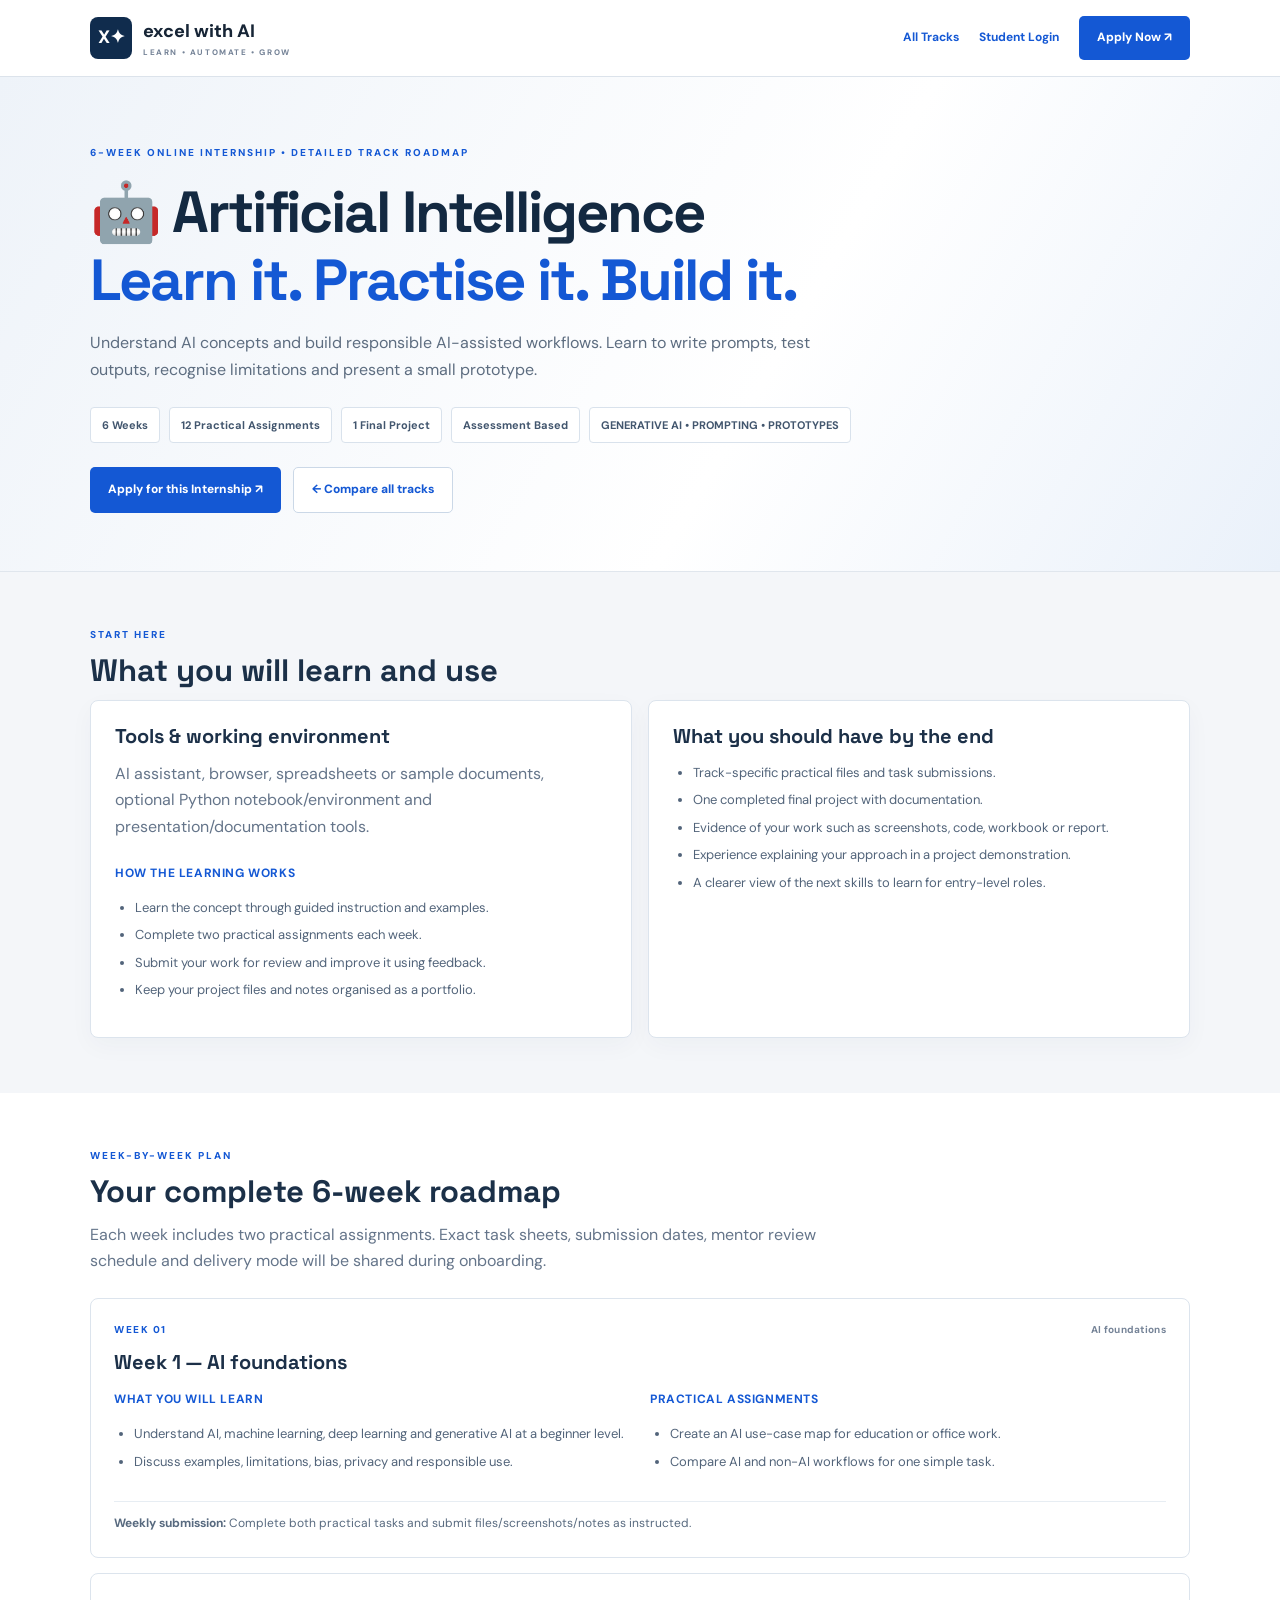
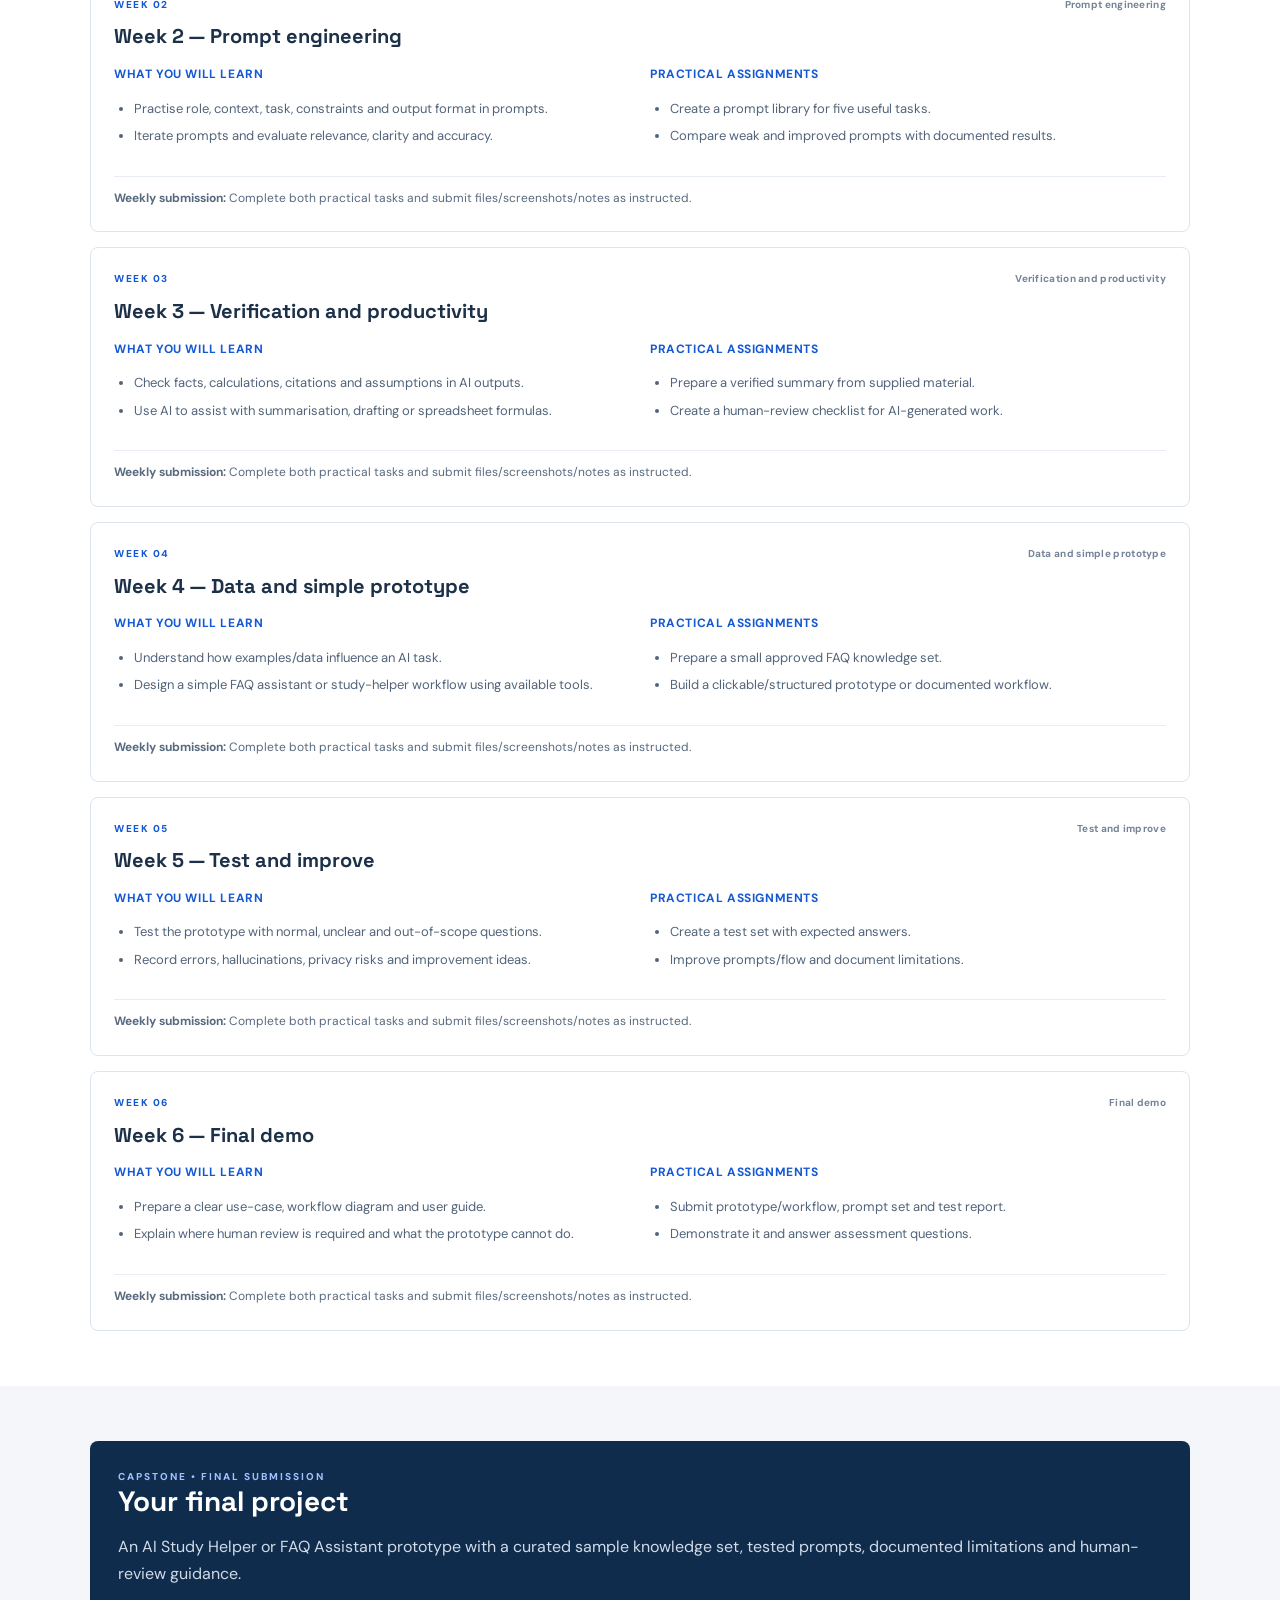
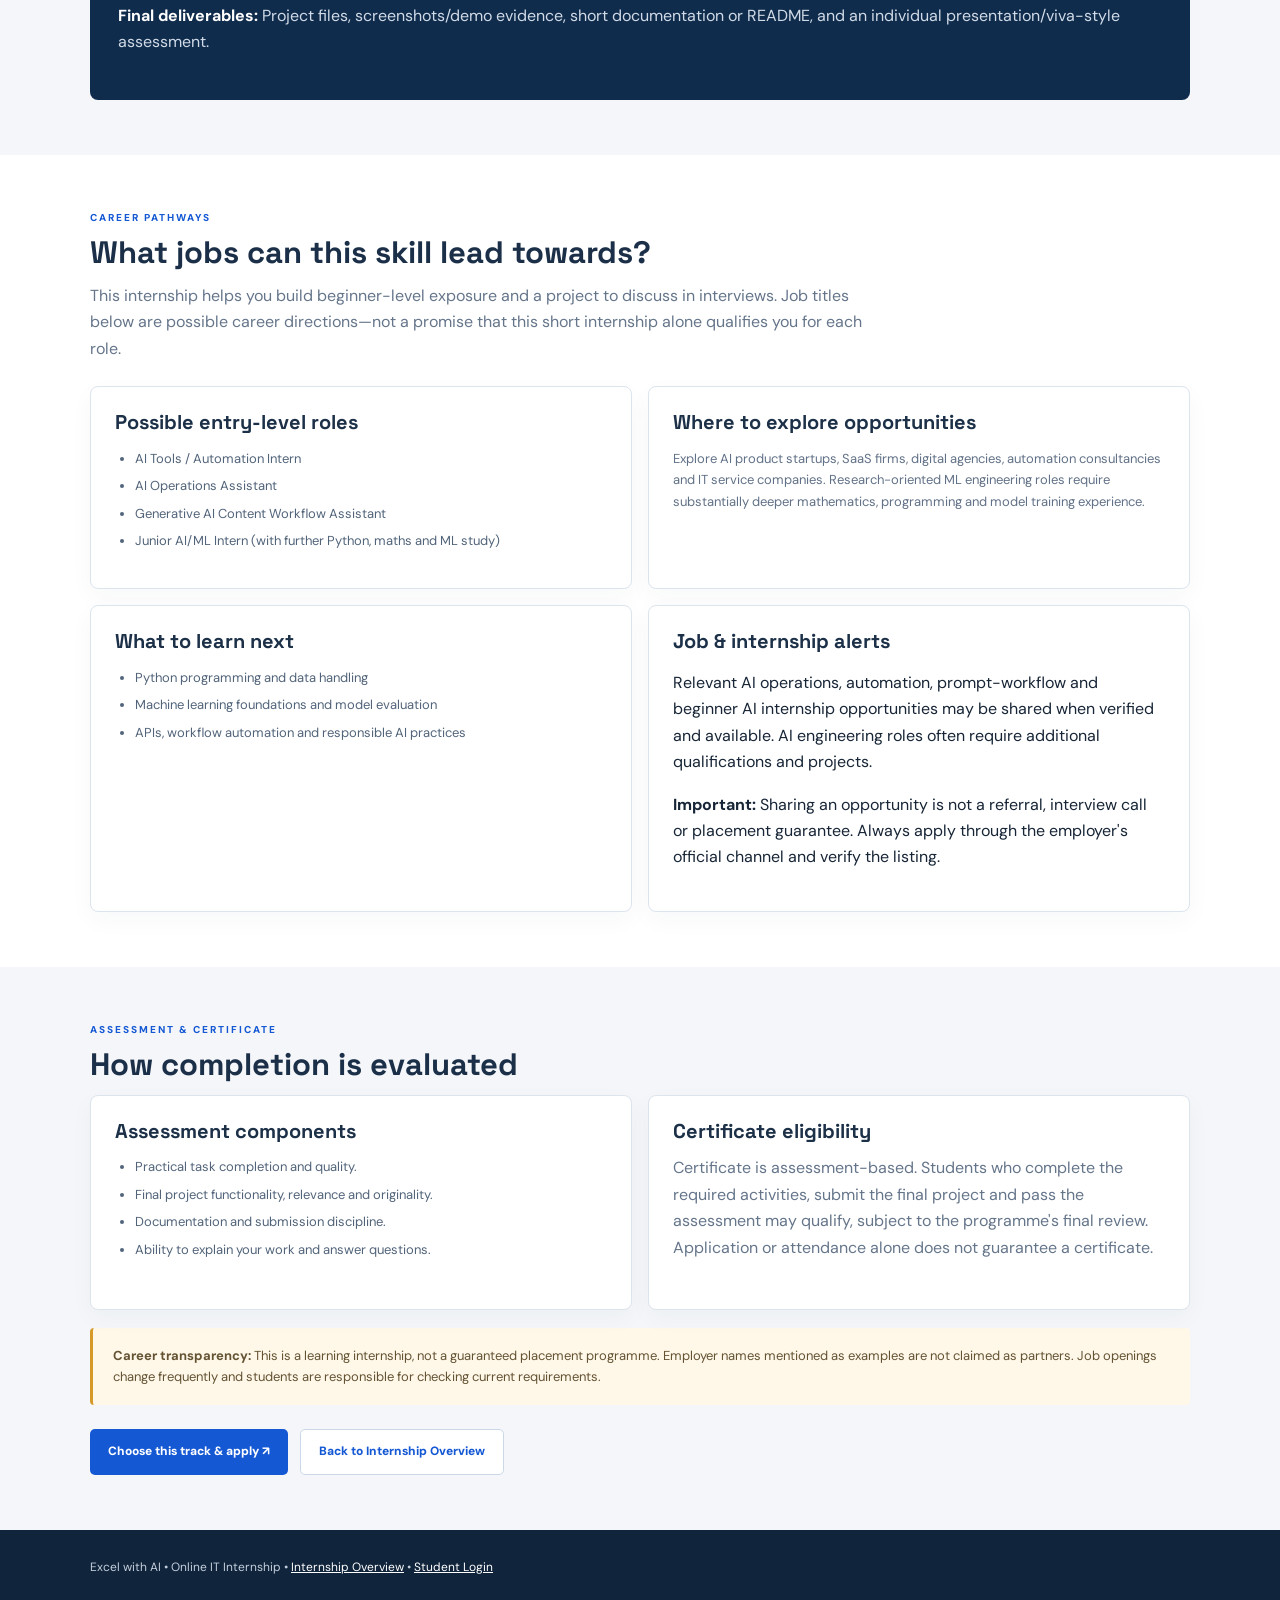
<file: artificial-intelligence.html>
<!DOCTYPE html>
<html lang="en">
<head>
<meta charset="UTF-8"><meta name="viewport" content="width=device-width, initial-scale=1.0">
<meta name="description" content="Detailed six-week Artificial Intelligence internship roadmap, practical assignments, final project and career pathways.">
<title>Artificial Intelligence Internship Roadmap | Excel with AI</title>
<link rel="preconnect" href="https://fonts.googleapis.com"><link rel="preconnect" href="https://fonts.gstatic.com" crossorigin>
<link href="https://fonts.googleapis.com/css2?family=DM+Sans:wght@400;500;600;700;800&family=Space+Grotesk:wght@500;600;700&display=swap" rel="stylesheet">
<style>
*{box-sizing:border-box}body{margin:0;background:#f4f6f9;color:#172536;font-family:'DM Sans',Arial,sans-serif;line-height:1.65}
.wrap{width:min(1100px,calc(100% - 36px));margin:auto}
header{background:#fff;border-bottom:1px solid #dce3eb;position:sticky;top:0;z-index:5}
.nav{height:76px;display:flex;align-items:center;justify-content:space-between;gap:15px}
.brand{display:flex;align-items:center;gap:11px;text-decoration:none;color:#172536;font-weight:800;font-size:18px}
.logo{width:42px;height:42px;background:#102c4d;color:#fff;border-radius:8px;display:grid;place-items:center}
.brand small{display:block;font-size:8px;letter-spacing:1.6px;color:#758397}
.navlinks{display:flex;gap:20px;align-items:center;font-size:12px;font-weight:700}
a{color:#1458d4}.navlinks a{text-decoration:none}
.btn{display:inline-flex;align-items:center;justify-content:center;background:#1458d4;color:white;padding:12px 18px;border-radius:5px;text-decoration:none;font-size:12px;font-weight:800}
.hero{background:linear-gradient(120deg,#eef3f9,#fff 60%,#eaf1fa);border-bottom:1px solid #e0e6ed;padding:68px 0 58px}
.eyebrow{color:#1458d4;font-size:10px;font-weight:800;letter-spacing:2px}
h1,h2,h3{font-family:'Space Grotesk',sans-serif;line-height:1.18}
h1{font-size:clamp(38px,5vw,58px);letter-spacing:-2px;color:#132941;margin:16px 0}
.lead{font-size:16px;color:#5d6d80;max-width:780px}
.tags{display:flex;gap:9px;flex-wrap:wrap;margin:24px 0}
.tag{background:#fff;border:1px solid #d9e2ec;border-radius:4px;padding:8px 11px;font-size:11px;color:#42566e;font-weight:700}
section{padding:55px 0}.section-title{font-size:31px;color:#1b3048;margin:8px 0 12px}
.sub{color:#65758a;max-width:780px;margin:0 0 24px}
.panel{background:#fff;border:1px solid #dce4ed;border-radius:8px;padding:24px;box-shadow:0 8px 24px rgba(25,48,76,.035)}
.grid2{display:grid;grid-template-columns:1fr 1fr;gap:16px}
h3{font-size:20px;color:#1c3048;margin:0 0 12px}h4{font-size:12px;letter-spacing:.6px;text-transform:uppercase;color:#1458d4;margin:0 0 8px}
ul{padding-left:20px;color:#52647a;font-size:13px}li{margin:6px 0}
.weeks{display:grid;gap:15px}
.week{background:#fff;border:1px solid #dce4ed;border-radius:8px;padding:23px}
.weektop{display:flex;justify-content:space-between;gap:10px;align-items:center;color:#1458d4;font-size:10px;letter-spacing:1.5px;font-weight:800}
.weektop b{color:#758397;letter-spacing:.3px;text-align:right}
.week h3{margin:12px 0 16px}
.cols{display:grid;grid-template-columns:1fr 1fr;gap:20px}
.deliver{border-top:1px solid #e7edf3;padding-top:12px;color:#586a7f;font-size:12px;margin:16px 0 0}
.project{background:#102c4d;color:#fff;border-radius:8px;padding:28px}
.project h2{font-size:28px;margin:0 0 12px}.project p{color:#d1dbe7}
.project strong{color:#fff}
.notice{background:#fff8e9;border-left:3px solid #d59a28;padding:17px 20px;color:#645333;font-size:13px;border-radius:4px}
.career{display:grid;grid-template-columns:1fr 1fr;gap:16px}
.career .panel p{color:#617187;font-size:13px}
footer{background:#10243b;color:#c4cfdd;padding:28px 0;font-size:12px}
footer a{color:#fff}
.cta{display:flex;gap:12px;flex-wrap:wrap;margin-top:24px}
@media(max-width:700px){.nav{height:auto;min-height:70px;flex-wrap:wrap;padding:12px 0}.navlinks{gap:12px;flex-wrap:wrap}.grid2,.cols,.career{grid-template-columns:1fr}section{padding:42px 0}.week{padding:18px}}
</style></head>
<body>
<header><div class="wrap nav"><a class="brand" href="../internship.html"><span class="logo">X✦</span><span>excel with AI<small>LEARN • AUTOMATE • GROW</small></span></a><nav class="navlinks"><a href="../internship.html#tracks">All Tracks</a><a href="../internship-login.html">Student Login</a><a class="btn" href="../internship.html#apply">Apply Now ↗</a></nav></div></header>
<main>
<section class="hero"><div class="wrap">
<div class="eyebrow">6-WEEK ONLINE INTERNSHIP • DETAILED TRACK ROADMAP</div>
<h1>🤖 Artificial Intelligence<br><span style="color:#1458d4">Learn it. Practise it. Build it.</span></h1>
<p class="lead">Understand AI concepts and build responsible AI-assisted workflows. Learn to write prompts, test outputs, recognise limitations and present a small prototype.</p>
<div class="tags"><span class="tag">6 Weeks</span><span class="tag">12 Practical Assignments</span><span class="tag">1 Final Project</span><span class="tag">Assessment Based</span><span class="tag">GENERATIVE AI • PROMPTING • PROTOTYPES</span></div>
<div class="cta"><a class="btn" href="../internship.html#apply">Apply for this Internship ↗</a><a class="btn" style="background:#fff;color:#1458d4;border:1px solid #cbd8e7" href="../internship.html#tracks">← Compare all tracks</a></div>
</div></section>
<section><div class="wrap"><div class="eyebrow">START HERE</div><h2 class="section-title">What you will learn and use</h2>
<div class="grid2"><article class="panel"><h3>Tools & working environment</h3><p class="sub">AI assistant, browser, spreadsheets or sample documents, optional Python notebook/environment and presentation/documentation tools.</p><h4>How the learning works</h4><ul><li>Learn the concept through guided instruction and examples.</li><li>Complete two practical assignments each week.</li><li>Submit your work for review and improve it using feedback.</li><li>Keep your project files and notes organised as a portfolio.</li></ul></article>
<article class="panel"><h3>What you should have by the end</h3><ul><li>Track-specific practical files and task submissions.</li><li>One completed final project with documentation.</li><li>Evidence of your work such as screenshots, code, workbook or report.</li><li>Experience explaining your approach in a project demonstration.</li><li>A clearer view of the next skills to learn for entry-level roles.</li></ul></article></div>
</div></section>
<section style="background:#fff"><div class="wrap"><div class="eyebrow">WEEK-BY-WEEK PLAN</div><h2 class="section-title">Your complete 6-week roadmap</h2><p class="sub">Each week includes two practical assignments. Exact task sheets, submission dates, mentor review schedule and delivery mode will be shared during onboarding.</p><div class="weeks">
        <article class="week">
          <div class="weektop"><span>WEEK 01</span><b>AI foundations</b></div>
          <h3>Week 1 — AI foundations</h3>
          <div class="cols">
            <div><h4>What you will learn</h4><ul><li>Understand AI, machine learning, deep learning and generative AI at a beginner level.</li><li>Discuss examples, limitations, bias, privacy and responsible use.</li></ul></div>
            <div><h4>Practical assignments</h4><ul><li>Create an AI use-case map for education or office work.</li><li>Compare AI and non-AI workflows for one simple task.</li></ul></div>
          </div>
          <p class="deliver"><b>Weekly submission:</b> Complete both practical tasks and submit files/screenshots/notes as instructed.</p>
        </article>
        <article class="week">
          <div class="weektop"><span>WEEK 02</span><b>Prompt engineering</b></div>
          <h3>Week 2 — Prompt engineering</h3>
          <div class="cols">
            <div><h4>What you will learn</h4><ul><li>Practise role, context, task, constraints and output format in prompts.</li><li>Iterate prompts and evaluate relevance, clarity and accuracy.</li></ul></div>
            <div><h4>Practical assignments</h4><ul><li>Create a prompt library for five useful tasks.</li><li>Compare weak and improved prompts with documented results.</li></ul></div>
          </div>
          <p class="deliver"><b>Weekly submission:</b> Complete both practical tasks and submit files/screenshots/notes as instructed.</p>
        </article>
        <article class="week">
          <div class="weektop"><span>WEEK 03</span><b>Verification and productivity</b></div>
          <h3>Week 3 — Verification and productivity</h3>
          <div class="cols">
            <div><h4>What you will learn</h4><ul><li>Check facts, calculations, citations and assumptions in AI outputs.</li><li>Use AI to assist with summarisation, drafting or spreadsheet formulas.</li></ul></div>
            <div><h4>Practical assignments</h4><ul><li>Prepare a verified summary from supplied material.</li><li>Create a human-review checklist for AI-generated work.</li></ul></div>
          </div>
          <p class="deliver"><b>Weekly submission:</b> Complete both practical tasks and submit files/screenshots/notes as instructed.</p>
        </article>
        <article class="week">
          <div class="weektop"><span>WEEK 04</span><b>Data and simple prototype</b></div>
          <h3>Week 4 — Data and simple prototype</h3>
          <div class="cols">
            <div><h4>What you will learn</h4><ul><li>Understand how examples/data influence an AI task.</li><li>Design a simple FAQ assistant or study-helper workflow using available tools.</li></ul></div>
            <div><h4>Practical assignments</h4><ul><li>Prepare a small approved FAQ knowledge set.</li><li>Build a clickable/structured prototype or documented workflow.</li></ul></div>
          </div>
          <p class="deliver"><b>Weekly submission:</b> Complete both practical tasks and submit files/screenshots/notes as instructed.</p>
        </article>
        <article class="week">
          <div class="weektop"><span>WEEK 05</span><b>Test and improve</b></div>
          <h3>Week 5 — Test and improve</h3>
          <div class="cols">
            <div><h4>What you will learn</h4><ul><li>Test the prototype with normal, unclear and out-of-scope questions.</li><li>Record errors, hallucinations, privacy risks and improvement ideas.</li></ul></div>
            <div><h4>Practical assignments</h4><ul><li>Create a test set with expected answers.</li><li>Improve prompts/flow and document limitations.</li></ul></div>
          </div>
          <p class="deliver"><b>Weekly submission:</b> Complete both practical tasks and submit files/screenshots/notes as instructed.</p>
        </article>
        <article class="week">
          <div class="weektop"><span>WEEK 06</span><b>Final demo</b></div>
          <h3>Week 6 — Final demo</h3>
          <div class="cols">
            <div><h4>What you will learn</h4><ul><li>Prepare a clear use-case, workflow diagram and user guide.</li><li>Explain where human review is required and what the prototype cannot do.</li></ul></div>
            <div><h4>Practical assignments</h4><ul><li>Submit prototype/workflow, prompt set and test report.</li><li>Demonstrate it and answer assessment questions.</li></ul></div>
          </div>
          <p class="deliver"><b>Weekly submission:</b> Complete both practical tasks and submit files/screenshots/notes as instructed.</p>
        </article></div></div></section>
<section><div class="wrap"><div class="project"><div class="eyebrow" style="color:#9fc2ff">CAPSTONE • FINAL SUBMISSION</div><h2>Your final project</h2><p>An AI Study Helper or FAQ Assistant prototype with a curated sample knowledge set, tested prompts, documented limitations and human-review guidance.</p><p><strong>Final deliverables:</strong> Project files, screenshots/demo evidence, short documentation or README, and an individual presentation/viva-style assessment.</p></div></div></section>
<section style="background:#fff"><div class="wrap"><div class="eyebrow">CAREER PATHWAYS</div><h2 class="section-title">What jobs can this skill lead towards?</h2><p class="sub">This internship helps you build beginner-level exposure and a project to discuss in interviews. Job titles below are possible career directions—not a promise that this short internship alone qualifies you for each role.</p>
<div class="career"><article class="panel"><h3>Possible entry-level roles</h3><ul><li>AI Tools / Automation Intern</li><li>AI Operations Assistant</li><li>Generative AI Content Workflow Assistant</li><li>Junior AI/ML Intern (with further Python, maths and ML study)</li></ul></article><article class="panel"><h3>Where to explore opportunities</h3><p>Explore AI product startups, SaaS firms, digital agencies, automation consultancies and IT service companies. Research-oriented ML engineering roles require substantially deeper mathematics, programming and model training experience.</p></article></div>
<div class="grid2" style="margin-top:16px"><article class="panel"><h3>What to learn next</h3><ul><li>Python programming and data handling</li><li>Machine learning foundations and model evaluation</li><li>APIs, workflow automation and responsible AI practices</li></ul></article><article class="panel"><h3>Job & internship alerts</h3><p>Relevant AI operations, automation, prompt-workflow and beginner AI internship opportunities may be shared when verified and available. AI engineering roles often require additional qualifications and projects.</p><p><b>Important:</b> Sharing an opportunity is not a referral, interview call or placement guarantee. Always apply through the employer's official channel and verify the listing.</p></article></div>
</div></section>
<section><div class="wrap"><div class="eyebrow">ASSESSMENT & CERTIFICATE</div><h2 class="section-title">How completion is evaluated</h2><div class="grid2"><article class="panel"><h3>Assessment components</h3><ul><li>Practical task completion and quality.</li><li>Final project functionality, relevance and originality.</li><li>Documentation and submission discipline.</li><li>Ability to explain your work and answer questions.</li></ul></article><article class="panel"><h3>Certificate eligibility</h3><p class="sub">Certificate is assessment-based. Students who complete the required activities, submit the final project and pass the assessment may qualify, subject to the programme's final review. Application or attendance alone does not guarantee a certificate.</p></article></div>
<div class="notice" style="margin-top:18px"><b>Career transparency:</b> This is a learning internship, not a guaranteed placement programme. Employer names mentioned as examples are not claimed as partners. Job openings change frequently and students are responsible for checking current requirements.</div>
<div class="cta"><a class="btn" href="../internship.html#apply">Choose this track & apply ↗</a><a class="btn" style="background:#fff;color:#1458d4;border:1px solid #cbd8e7" href="../internship.html">Back to Internship Overview</a></div>
</div></section>
</main>
<footer><div class="wrap">Excel with AI • Online IT Internship • <a href="../internship.html">Internship Overview</a> • <a href="../internship-login.html">Student Login</a></div></footer>
</body></html>
</file>
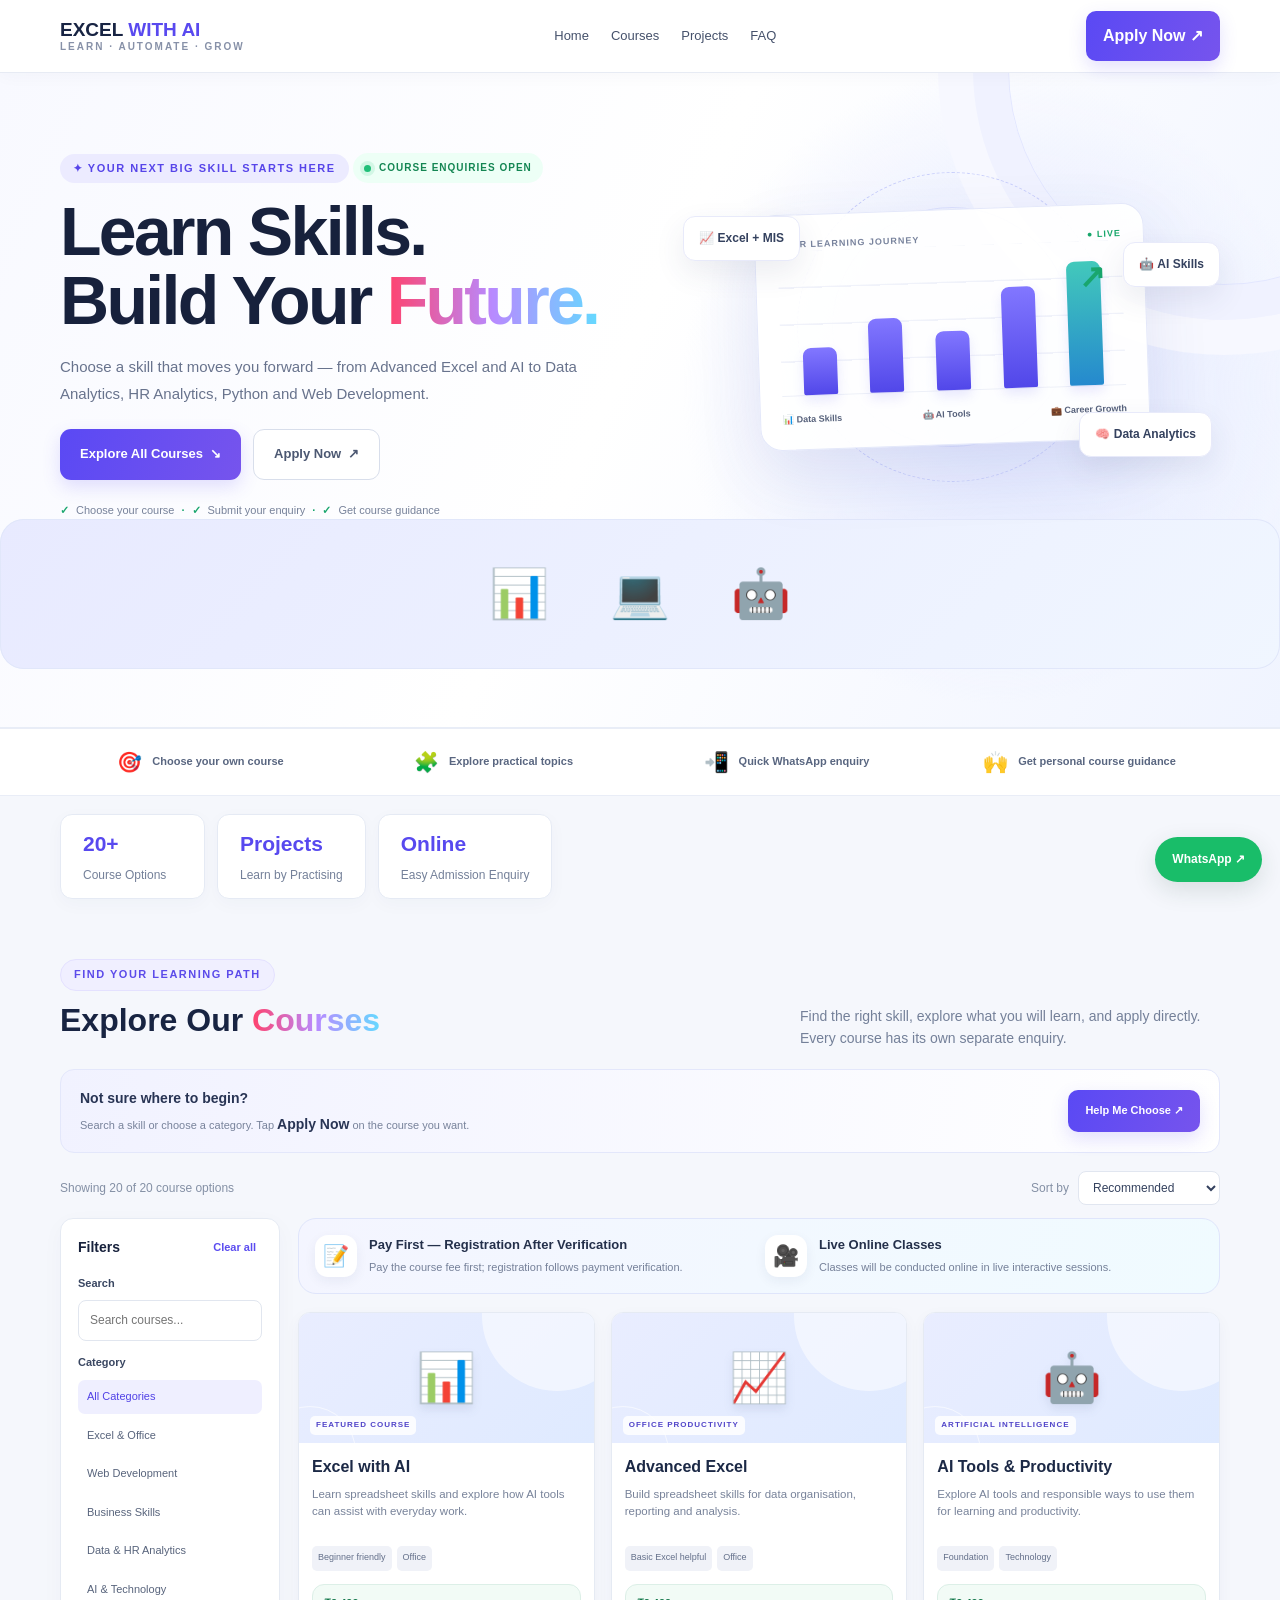
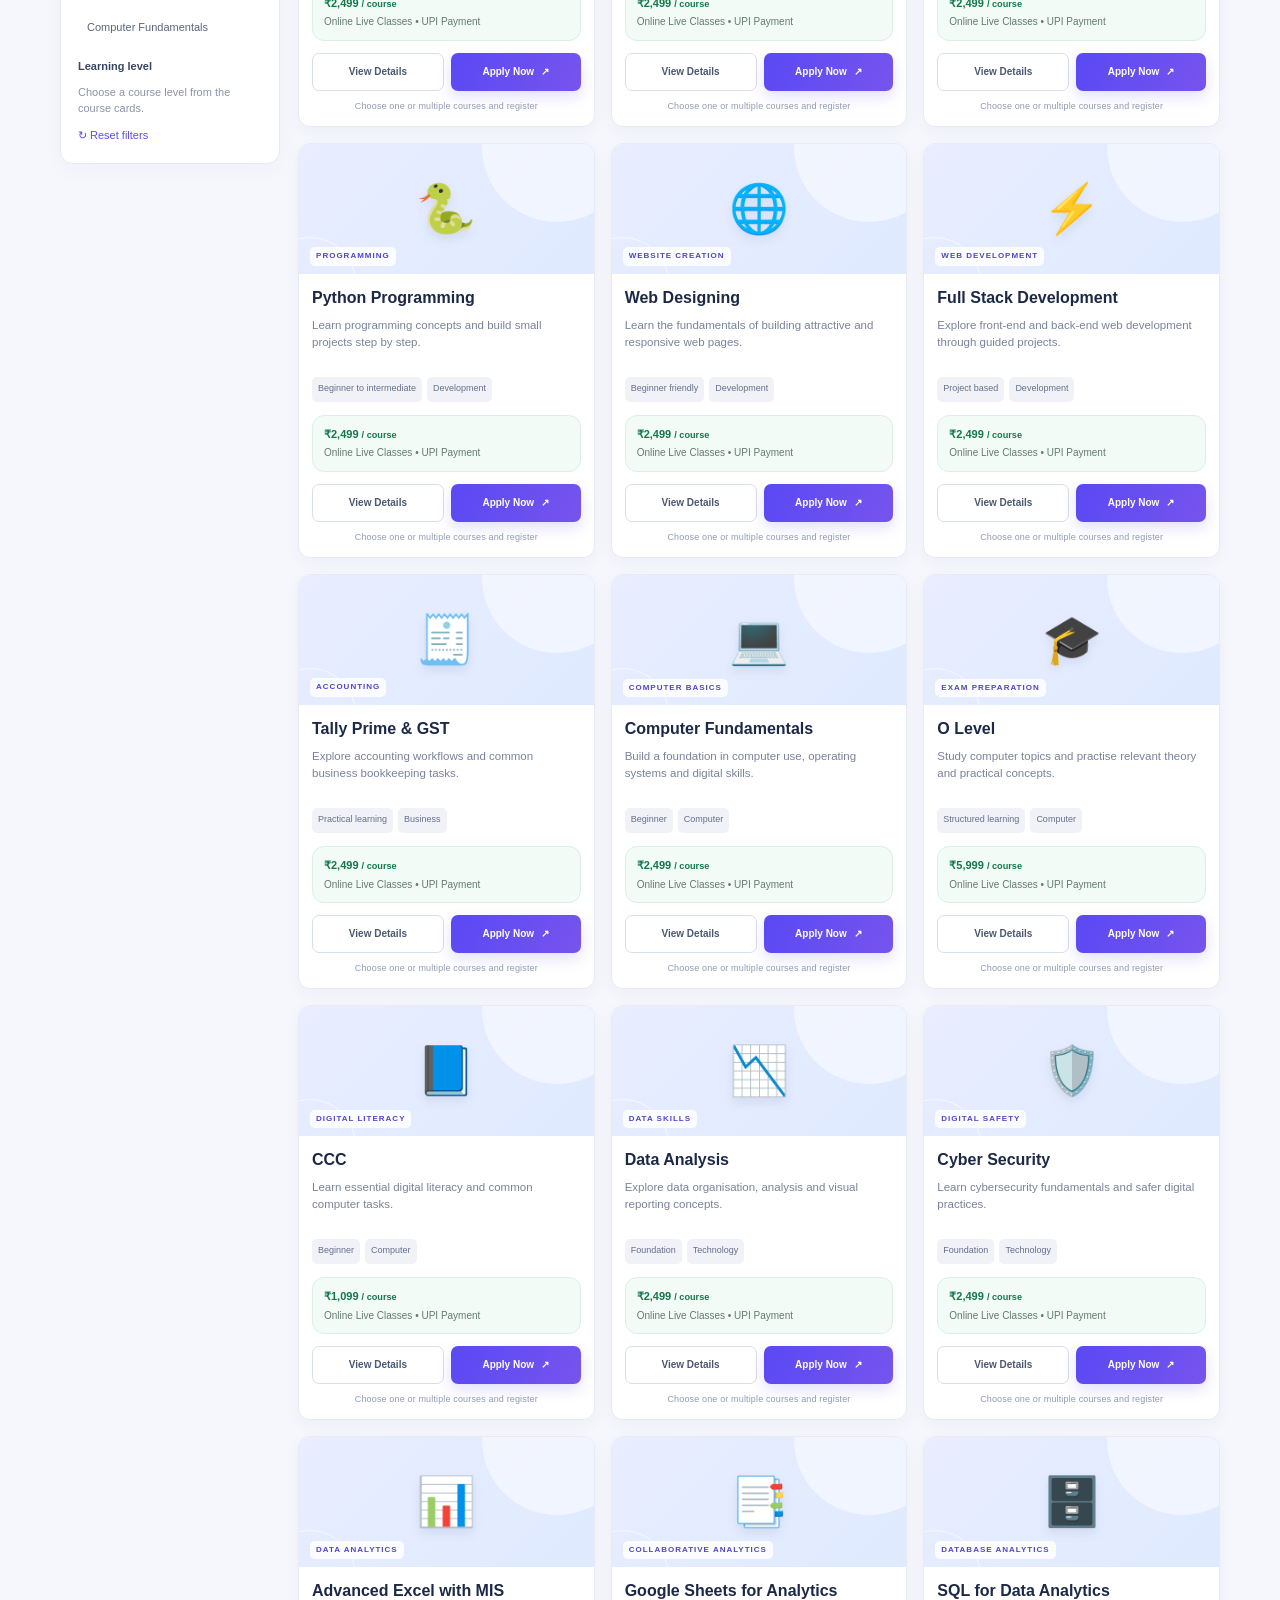
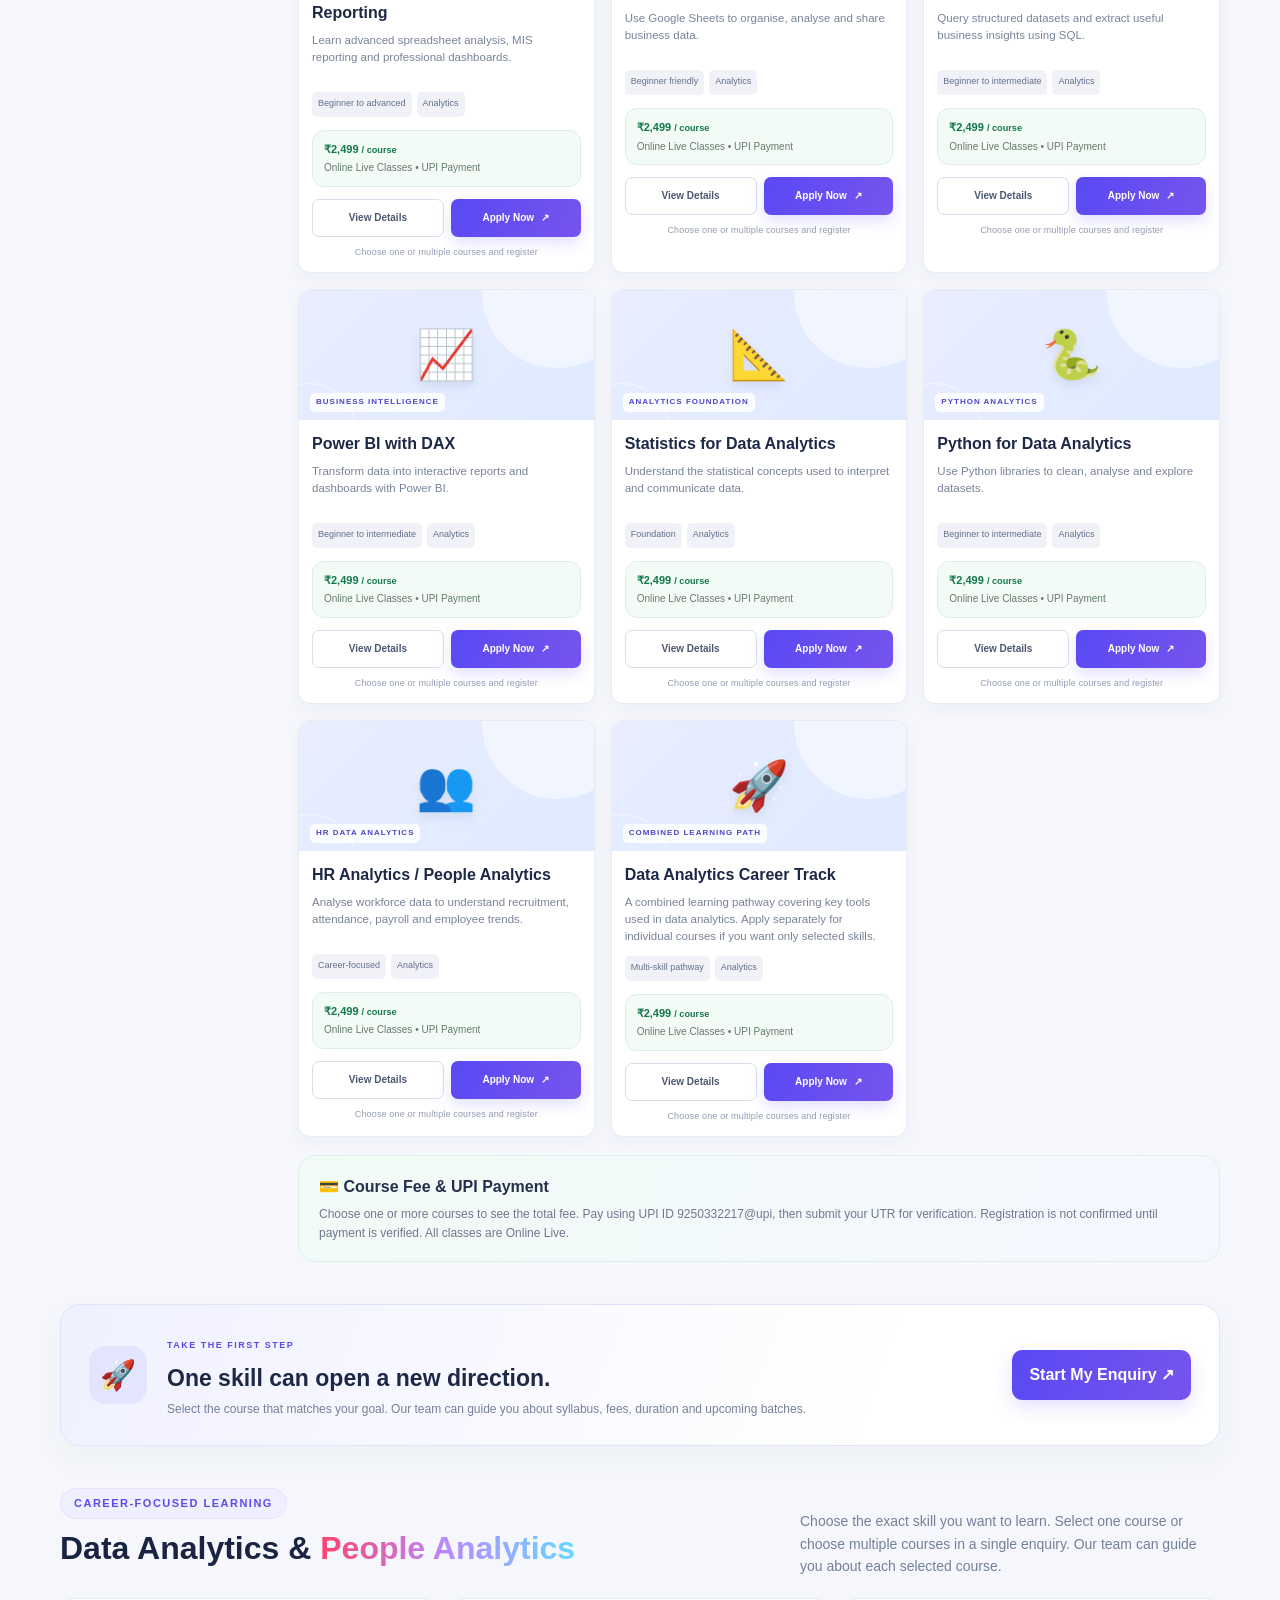
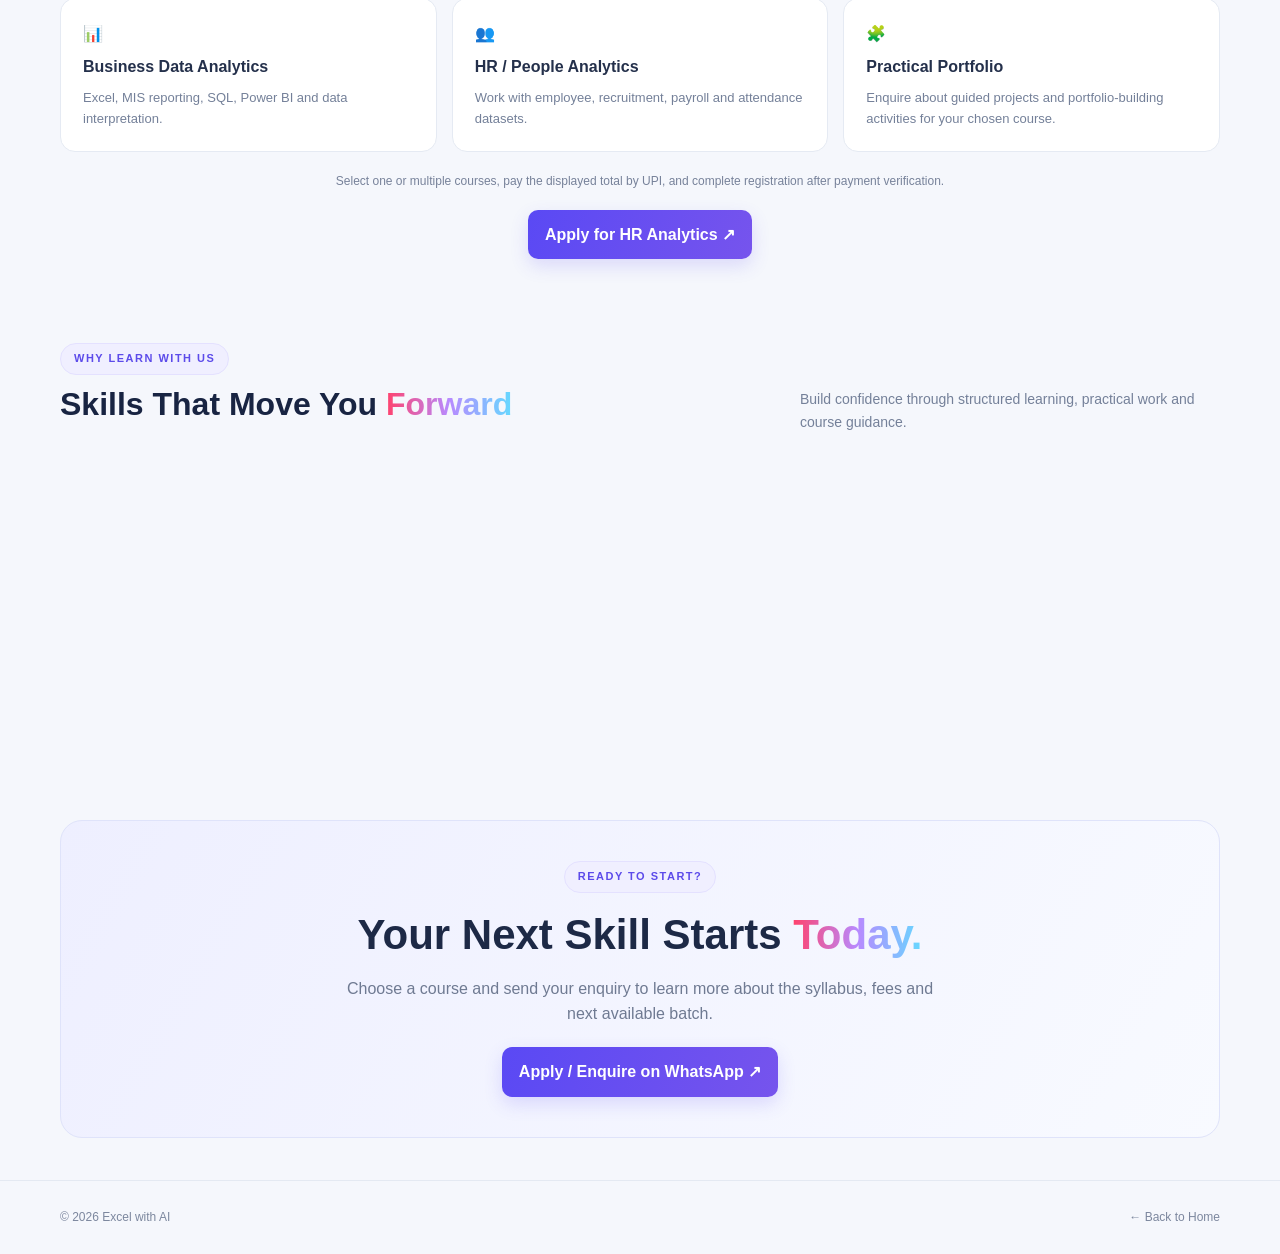
<file: courses.html>
<!DOCTYPE html>
<html lang="en">
<head>
<meta charset="UTF-8">
<meta name="viewport" content="width=device-width, initial-scale=1">
<meta name="theme-color" content="#080d1d">
<title>Courses | Excel with AI</title>
<meta name="description" content="Explore Excel with AI courses in Advanced Excel, Excel with AI, Python, Web Development, Data Analysis, Tally and Cyber Security. Explore course details and apply online.">
<style>
:root{--bg:#080d1d;--card:#111b31;--border:#2b3b5d;--text:#f7f9ff;--muted:#b5c2dc;--pink:#ff2855;--purple:#7b61ff}
*{box-sizing:border-box}
html{scroll-behavior:smooth}
body{margin:0;background:var(--bg);color:var(--text);font-family:Arial,Helvetica,sans-serif;line-height:1.6}
button,input,select,textarea{font:inherit}
button,a{-webkit-tap-highlight-color:transparent}
a{color:inherit;text-decoration:none}
button{cursor:pointer}
.container{width:min(1160px,92%);margin:auto}
.navbar{position:sticky;top:0;z-index:50;background:#080d1df2;border-bottom:1px solid var(--border);backdrop-filter:blur(14px)}
.nav-inner{min-height:72px;display:flex;align-items:center;justify-content:space-between;gap:18px}
.brand{font-weight:900;font-size:19px;line-height:1.2}
.brand span{color:#ff527b}
.brand small{display:block;font-size:10px;color:var(--muted);letter-spacing:2px}
.nav-links{display:flex;gap:22px;align-items:center;font-size:13px}
.nav-links a:hover{color:#ff527b}
.btn{border:0;border-radius:10px;padding:12px 17px;font-weight:800;display:inline-flex;align-items:center;justify-content:center;gap:7px;transition:.25s}
.btn-primary{color:white;background:linear-gradient(110deg,#ff2855,#9c45ff);box-shadow:0 8px 24px #ff285526}
.btn-outline{color:white;background:transparent;border:1px solid #6679a0}
.btn:hover{transform:translateY(-2px);filter:brightness(1.1)}
.menu-btn{display:none;background:transparent;color:white;border:1px solid var(--border);border-radius:9px;padding:8px 12px}
.hero{position:relative;overflow:hidden;text-align:center;padding:85px 0 65px;background:radial-gradient(ellipse at 10% 20%,#4e185c66,transparent 45%),radial-gradient(ellipse at 90% 10%,#103d7955,transparent 40%),var(--bg)}
.hero h1{max-width:850px;margin:20px auto 14px;font-size:clamp(34px,6vw,66px);line-height:1.08;letter-spacing:-2px;overflow-wrap:anywhere}
.gradient{background:linear-gradient(90deg,#ff426d,#b88aff,#65d9ff);color:transparent;background-clip:text;-webkit-background-clip:text}
.hero p{max-width:680px;margin:0 auto 25px;color:var(--muted)}
.eyebrow{display:inline-block;border:1px solid #ff426755;border-radius:50px;color:#ff7192;padding:6px 13px;font-size:11px;font-weight:900;letter-spacing:1.5px}
.hero-actions{display:flex;justify-content:center;flex-wrap:wrap;gap:12px}
.hero-note{color:#a8b8d7;font-size:12px;margin-top:22px}
.stats{display:grid;grid-template-columns:repeat(3,1fr);gap:14px;margin-top:-25px;position:relative;z-index:2}
.stat{text-align:center;background:var(--card);border:1px solid var(--border);padding:19px 10px;border-radius:15px}
.stat strong{display:block;font-size:25px;color:#ff527b}
.stat span{font-size:12px;color:var(--muted)}
.section{padding:65px 0}
.section-head{display:flex;justify-content:space-between;align-items:end;gap:22px;margin-bottom:26px}
.section-head h2{font-size:clamp(27px,4vw,40px);line-height:1.2;margin:10px 0}
.section-head p{color:var(--muted);max-width:420px;margin:0;font-size:14px}
.filters{display:flex;flex-wrap:wrap;gap:9px;margin-bottom:22px}
.filter{color:#d8e1f4;background:#101a30;border:1px solid var(--border);padding:9px 14px;border-radius:50px;font-size:12px}
.filter.active,.filter:hover{color:white;background:#762d65;border-color:#ff4270}
.course-grid{display:grid;grid-template-columns:repeat(3,minmax(0,1fr));gap:19px}
.course-card{min-width:0;overflow:hidden;border:1px solid var(--border);border-radius:18px;background:linear-gradient(150deg,#17233c,#0d1426);transition:transform .28s,border-color .28s,box-shadow .28s;animation:appear .55s both}
.course-card:hover{transform:translateY(-7px);border-color:#ff4776;box-shadow:0 18px 40px #0005}
.course-art{height:125px;padding:18px;position:relative;overflow:hidden;background:radial-gradient(circle at 80% 25%,#ff477744,transparent 35%),linear-gradient(120deg,#321b47,#122b4c)}
.course-icon{font-size:35px}
.course-tag{position:absolute;bottom:13px;left:17px;font-size:10px;letter-spacing:1px;font-weight:900;color:#ff9cb5}
.course-body{padding:20px}
.course-body h3{margin:0 0 7px;font-size:21px;line-height:1.3}
.course-body p{margin:0 0 14px;color:var(--muted);font-size:13px;min-height:42px}
.course-meta{display:flex;flex-wrap:wrap;gap:7px;margin-bottom:13px}
.chip{font-size:10px;padding:5px 8px;border-radius:7px;background:#202e49;color:#dbe5ff}
.course-actions{display:flex;gap:8px;margin-top:18px}
.course-actions .btn{flex:1;min-width:0;padding:10px 7px;font-size:12px}
.course-card[hidden]{display:none}
.benefits{display:grid;grid-template-columns:repeat(3,minmax(0,1fr));gap:15px}
.benefit{padding:22px;border-radius:15px;background:var(--card);border:1px solid var(--border)}
.benefit strong{display:block;font-size:16px;margin:8px 0}
.benefit p{color:var(--muted);font-size:13px;margin:0}
.cta{text-align:center;padding:40px 24px;border-radius:22px;border:1px solid #854c8d;background:radial-gradient(ellipse at top right,#8a245244,transparent 55%),linear-gradient(120deg,#211b3c,#101c32)}
.cta h2{font-size:clamp(27px,4vw,42px);margin:8px 0}
.cta p{color:var(--muted);margin:0 auto 20px;max-width:600px}
footer{border-top:1px solid var(--border);padding:27px 0;color:var(--muted);font-size:12px}
.footer-inner{display:flex;justify-content:space-between;gap:15px;flex-wrap:wrap}
.modal{display:none;position:fixed;inset:0;z-index:100;background:#020613d9;backdrop-filter:blur(7px);padding:18px;overflow:auto;align-items:center;justify-content:center}
.modal.show{display:flex}
.modal-box{width:min(650px,100%);max-height:92vh;overflow:auto;background:#101a2e;border:1px solid #405478;border-radius:20px;padding:25px;position:relative;animation:appear .25s ease}
.modal-close{position:absolute;right:14px;top:12px;background:#25334d;color:white;border:0;border-radius:9px;padding:7px 12px;font-size:18px}
.modal-box h2{margin:5px 38px 8px 0;font-size:27px}
.modal-box p{color:var(--muted);font-size:14px}
.detail-list{padding-left:20px;color:#d9e4f9;font-size:14px}
.detail-list li{margin:7px 0}
.form-grid{display:grid;grid-template-columns:1fr 1fr;gap:13px}
.field{display:flex;flex-direction:column;gap:6px;margin:9px 0}
.field.full{grid-column:1/-1}
.multi-course-box{border:1px solid #354767;border-radius:12px;padding:12px;background:#080f20;max-height:230px;overflow:auto}
.multi-course-tools{display:flex;gap:8px;flex-wrap:wrap;margin:0 0 10px}
.multi-course-tools button{border:1px solid #536486;background:#17233c;color:#e8edff;border-radius:7px;padding:6px 10px;font-size:11px;font-weight:700}
.multi-course-list{display:grid;grid-template-columns:1fr 1fr;gap:8px}
.multi-course-option{display:flex;align-items:flex-start;gap:8px;padding:8px;border:1px solid #273a5b;border-radius:8px;font-size:12px;color:#e1e9fb;cursor:pointer}
.multi-course-option input{accent-color:#a34cff;margin:3px 0 0}
.multi-course-count{font-size:12px;color:#ff8eaf;font-weight:800;margin-top:9px}
@media(max-width:560px){.multi-course-list{grid-template-columns:1fr}}
.field label{font-size:12px;color:#c6d5ee;font-weight:700}
.field input,.field select,.field textarea{width:100%;min-width:0;padding:12px;color:white;background:#080f20;border:1px solid #354767;border-radius:9px;outline:none}
.field input:focus,.field select:focus,.field textarea:focus{border-color:#ff4776}
.field select option{background:#101a2e}
.form-submit{width:100%;margin-top:10px}
.form-help{font-size:11px!important}
#formMessage{color:#9ff2bf;overflow-wrap:anywhere}
.whatsapp-float{position:fixed;right:18px;bottom:18px;z-index:40;background:#19bd69;color:white;border-radius:50px;padding:13px 17px;font-size:12px;font-weight:900;box-shadow:0 8px 25px #0005}
.reveal{opacity:0;transform:translateY(15px);transition:.6s ease}
.reveal.visible{opacity:1;transform:none}
@keyframes appear{from{opacity:0;transform:translateY(13px)}to{opacity:1;transform:translateY(0)}}
@media(max-width:850px){
.course-grid{grid-template-columns:repeat(2,minmax(0,1fr))}
.benefits{grid-template-columns:repeat(2,minmax(0,1fr))}
.section-head{display:block}.section-head p{margin-top:10px}
.nav-links{display:none;position:absolute;left:0;right:0;top:71px;background:#0b1224;border-bottom:1px solid var(--border);padding:20px;flex-direction:column;align-items:stretch}
.nav-links.open{display:flex}.menu-btn{display:block}
}
@media(max-width:560px){
.container{width:92%}.hero{padding:60px 0 50px}.hero h1{letter-spacing:-1px}
.stats{gap:7px}.stat{padding:14px 5px}.stat strong{font-size:20px}.stat span{font-size:10px}
.section{padding:48px 0}.course-grid{grid-template-columns:1fr}
.course-body p{min-height:0}.benefits{grid-template-columns:1fr}
.form-grid{grid-template-columns:1fr}.field.full{grid-column:auto}
.modal{padding:9px}.modal-box{padding:20px 15px}
.nav-inner{gap:8px}.brand{font-size:15px}.brand small{font-size:8px;letter-spacing:1px}
.nav-inner>.btn{padding:9px 10px;font-size:11px}.menu-btn{padding:7px 9px}
.whatsapp-float{right:10px;bottom:10px;padding:12px 14px}
}
@media(prefers-reduced-motion:reduce){*,*::before,*::after{animation:none!important;scroll-behavior:auto!important;transition:none!important}.reveal{opacity:1;transform:none}}

/* Modern light course catalogue inspired by the supplied reference */
:root{--bg:#f4f7ff;--card:#fff;--border:#e4e9f4;--text:#17213c;--muted:#68738d;--purple:#5745f5}
body{background:#f5f7fc;color:#17213c}
.navbar{background:#ffffffed;border-bottom:1px solid #e7ebf4;box-shadow:0 3px 16px #24345a08}
.brand{color:#182443}.brand span{color:#5949ef}.brand small{color:#8791a8}
.nav-links a{color:#45516b}.nav-links a:hover{color:#5848ef}
.menu-btn{color:#273452;border-color:#dce2ef}
.btn-primary{background:linear-gradient(110deg,#5a49f4,#7654ed);box-shadow:0 7px 18px #5a49f42b}
.btn-outline{color:#4c5872;border:1px solid #d8deeb;background:#fff}
.hero{padding:48px 0 42px;text-align:left;background:linear-gradient(110deg,#f4f6ff,#fff 60%,#eff5ff);border-bottom:1px solid #e8edf7}
.hero .container{display:grid;grid-template-columns:1.2fr .8fr;align-items:center;gap:28px}
.hero h1{font-size:clamp(34px,4vw,52px);letter-spacing:-1.6px;margin:13px 0;color:#17213c}
.hero p{margin:0;max-width:540px;color:#68738d}.hero .eyebrow{border:0;background:#ecebff;color:#5745e9}
.hero:after{content:'📊 　💻 　🤖';display:flex;align-items:center;justify-content:center;min-height:150px;border-radius:24px;background:linear-gradient(135deg,#e8eaff,#f0f6ff);font-size:48px;box-shadow:inset 0 0 0 1px #e1e7fa}
.hero-actions{justify-content:flex-start;margin-top:22px}.hero-note{color:#77829a}
.stats{margin-top:0;padding:18px 0;display:flex;justify-content:flex-start;gap:12px}
.stat{background:#fff;border:1px solid #e5eaf4;border-radius:12px;padding:12px 22px;min-width:145px;text-align:left;box-shadow:0 5px 18px #24345a08}
.stat strong{font-size:21px;color:#5849ef}.stat span{color:#748099}
.section{padding:42px 0}.section-head{margin-bottom:20px}.section-head h2{color:#182442;font-size:32px}.section-head p{color:#748099}
.eyebrow{color:#5c4bea;border-color:#e4e1ff;background:#f0efff}
.catalog-toolbar{display:flex;justify-content:space-between;align-items:center;color:#8490a5;font-size:12px;margin:4px 0 13px}
.catalog-toolbar label{display:flex;align-items:center;gap:9px}.catalog-toolbar select{border:1px solid #e1e6f0;border-radius:8px;padding:8px 28px 8px 10px;background:#fff;color:#34415e}
.catalog-layout{display:grid;grid-template-columns:220px minmax(0,1fr);gap:18px;align-items:start}
.filter-panel{background:#fff;border:1px solid #e5eaf3;border-radius:13px;padding:17px;box-shadow:0 6px 22px #24345a08;position:sticky;top:90px}
.filter-title{display:flex;justify-content:space-between;align-items:center;font-weight:800;font-size:14px;margin-bottom:16px}.filter-title button,.reset-link{border:0;background:none;color:#5b4cf0;font-size:11px;cursor:pointer}
.search-label,.filter-group strong{display:block;font-size:11px;font-weight:800;color:#394661;margin:13px 0 8px}
.course-search{width:100%;padding:10px 11px;border:1px solid #e1e6ef;border-radius:8px;outline:0;font-size:12px;color:#273452;background:#fff}.course-search:focus{border-color:#796cf4}
.filters{display:flex;flex-direction:column;gap:5px;margin:0}.filter{border:0;border-radius:7px;text-align:left;padding:8px 9px;background:transparent;color:#58647c;font-size:11px}.filter.active,.filter:hover{background:#efefff;color:#5142e6;border:0}
.filter-hint{font-size:11px;color:#8a94a8;display:block;line-height:1.5}.reset-link{padding:10px 0 0}
.course-grid{grid-template-columns:repeat(3,minmax(0,1fr));gap:14px}
.course-card{background:#fff;border:1px solid #e5eaf3;border-radius:12px;box-shadow:0 5px 16px #24345a0a;animation:appear .35s both}.course-card:hover{border-color:#c9c4ff;box-shadow:0 12px 26px #343d7818}
.course-art{height:112px;display:flex;align-items:center;justify-content:center;background:linear-gradient(130deg,#e9edff,#dce8ff);padding:14px}.course-icon{font-size:45px;filter:drop-shadow(0 5px 5px #283c6b18)}
.course-tag{bottom:8px;left:11px;color:#5145c9;background:#ffffffd9;border-radius:5px;padding:3px 6px;font-size:8px}
.course-body{padding:13px}.course-body h3{font-size:15px;line-height:1.35;color:#1c2946;min-height:40px}.course-body p{font-size:11px;line-height:1.5;color:#78839a;min-height:48px;margin-bottom:10px}
.course-meta{gap:5px}.chip{background:#f0f2f8;color:#64708a;font-size:9px;padding:4px 6px;border-radius:5px}
.course-actions{margin-top:12px}.course-actions .btn{font-size:10px;padding:8px 6px;border-radius:7px}
.benefit{background:#fff;border-color:#e5eaf3;color:#24304b}.benefit p{color:#748099}.cta{background:linear-gradient(120deg,#eeefff,#f8faff);border:1px solid #dfe3fa;color:#1d2946}.cta p{color:#6f7a92}
footer{border-color:#e4e9f2;color:#7c879e}.modal{background:#17213cc9}.modal-box{background:#fff;color:#1d2946;border-color:#e1e6f0}.modal-box p,.detail-list{color:#65718a}.modal-close{background:#eef0f8;color:#34415e}.field label{color:#4d5973}.field input,.field select,.field textarea{background:#fff;color:#24304b;border-color:#dce2ed}.multi-course-box{background:#f7f8fc;border-color:#dce2ed}.multi-course-option{color:#273653;border-color:#e0e5ef}.multi-course-tools button{background:#fff;color:#35415c;border-color:#dce2ed}.multi-course-count{color:#8a36b8}.field select option{background:#fff}.form-help{color:#738099!important}
.whatsapp-float{box-shadow:0 8px 25px #143b2a22}
@media(max-width:1000px){.course-grid{grid-template-columns:repeat(2,minmax(0,1fr))}}
@media(max-width:760px){.hero .container{grid-template-columns:1fr}.hero:after{min-height:95px;font-size:35px}.catalog-layout{grid-template-columns:1fr}.filter-panel{position:static}.filters{display:grid;grid-template-columns:repeat(2,minmax(0,1fr))}.course-grid{grid-template-columns:repeat(2,minmax(0,1fr))}.stats{flex-wrap:wrap}.nav-links{background:#fff;border-color:#e5eaf3}}
@media(max-width:520px){.course-grid{grid-template-columns:1fr}.hero{padding:35px 0}.hero h1{font-size:35px}.catalog-toolbar{align-items:flex-start;gap:8px;flex-direction:column}.stats{display:grid;grid-template-columns:repeat(3,1fr);gap:7px}.stat{min-width:0;padding:10px 7px}.stat strong{font-size:17px}.stat span{font-size:9px}}


/* Premium conversion-focused course experience */
.hero-premium{position:relative;padding:62px 0 58px;background:radial-gradient(circle at 78% 48%,#dfe5ff 0,transparent 30%),linear-gradient(115deg,#f8f9ff 0%,#fff 48%,#f0f4ff 100%);overflow:hidden}
.hero-premium:before{content:"";position:absolute;width:430px;height:430px;border-radius:50%;border:1px solid #e3e7ff;right:-160px;top:-220px;box-shadow:0 0 0 35px #f0f2ff,0 0 0 70px #f7f8ff;pointer-events:none}
.hero-premium-grid{display:grid!important;grid-template-columns:1.05fr .95fr!important;gap:30px!important;position:relative;z-index:1}
.hero-copy{max-width:620px}.hero-kicker{display:inline-flex;align-items:center;gap:8px;margin:18px 0 0;padding:7px 11px;border-radius:30px;background:#edfff6;color:#148653;font-size:10px;font-weight:900;letter-spacing:1px}.live-dot{width:7px;height:7px;background:#20bf78;border-radius:50%;box-shadow:0 0 0 4px #20bf7822}
.hero-premium h1{font-size:clamp(43px,5.4vw,68px);line-height:1.02;letter-spacing:-2.7px;margin:14px 0 17px}.hero-premium p{font-size:15px;line-height:1.8;max-width:520px}.btn-large{padding:14px 20px;font-size:13px;border-radius:11px}.hero-premium .hero-note{font-size:11px;display:flex;gap:7px;flex-wrap:wrap;align-items:center}.hero-premium .hero-note span{color:#19a66d;font-weight:900}
.hero-visual{min-height:310px;position:relative;display:flex;align-items:center;justify-content:center}.visual-orbit{position:absolute;border:1px dashed #c9cffb;border-radius:50%;width:310px;height:310px}.orbit-two{width:240px;height:240px;border-style:solid;opacity:.55}.visual-main-card{width:min(390px,88%);position:relative;z-index:2;padding:22px;border:1px solid #e4e8fa;border-radius:22px;background:#ffffffed;box-shadow:0 25px 65px #4755a51c;transform:rotate(-2deg)}.visual-card-top{display:flex;justify-content:space-between;color:#78839d;font-size:9px;font-weight:900;letter-spacing:1px}.visual-live{color:#17a66a}.visual-graph{height:145px;display:flex;align-items:end;justify-content:space-around;gap:13px;padding:20px 12px 0;position:relative;border-bottom:1px solid #edf0f8;background:repeating-linear-gradient(to bottom,transparent 0 35px,#f0f2fa 36px 37px)}.graph-bar{width:34px;border-radius:8px 8px 2px 2px;background:linear-gradient(180deg,#8277ff,#5147e9);box-shadow:0 6px 12px #6458ef22}.b1{height:38%}.b2{height:60%}.b3{height:48%}.b4{height:82%}.b5{height:100%;background:linear-gradient(180deg,#42c9bb,#2589ce)}.graph-line{position:absolute;right:17px;top:10px;color:#19a66d;font-size:32px;font-weight:900}.visual-bottom{display:flex;justify-content:space-between;gap:5px;padding-top:16px;color:#56617b;font-size:9px;font-weight:800}.float-skill{position:absolute;z-index:3;padding:12px 15px;border-radius:12px;background:#fff;border:1px solid #e8eafa;box-shadow:0 12px 30px #34416d18;font-size:12px;color:#34415e;animation:floaty 4s ease-in-out infinite}.skill-excel{left:0;top:44px}.skill-ai{right:0;top:70px;animation-delay:.6s}.skill-data{right:8px;bottom:25px;animation-delay:1.2s}@keyframes floaty{0%,100%{transform:translateY(0)}50%{transform:translateY(-8px)}}
.quick-proof{background:#fff;border-top:1px solid #e9edf7;border-bottom:1px solid #e9edf7}.proof-grid{display:grid;grid-template-columns:repeat(4,1fr);padding:17px 0;gap:12px}.proof-grid>div{display:flex;align-items:center;justify-content:center;gap:10px;color:#596680;font-size:11px;font-weight:700}.proof-grid strong{font-size:20px}
.catalog-intro{display:flex;justify-content:space-between;align-items:center;gap:18px;margin:0 0 18px;padding:17px 19px;border:1px solid #e3e7fb;border-radius:14px;background:linear-gradient(100deg,#f1f2ff,#fff)}.catalog-intro div{display:flex;flex-direction:column;gap:3px}.catalog-intro b{font-size:14px;color:#283454}.catalog-intro span{font-size:11px;color:#78839b}.catalog-intro .btn{white-space:nowrap;font-size:11px}
.course-card{position:relative}.course-art{height:130px;background:linear-gradient(135deg,#e9edff,#dfeaff);isolation:isolate}.course-art:before{content:"";position:absolute;width:150px;height:150px;border-radius:50%;right:-38px;top:-72px;background:#fff8;z-index:-1}.course-art:after{content:"";position:absolute;width:90px;height:90px;border:1px solid #fff9;border-radius:50%;left:-35px;bottom:-55px;z-index:-1}.course-icon{font-size:48px;transition:transform .3s}.course-card:hover .course-icon{transform:scale(1.12) rotate(-5deg)}.course-tag{z-index:2}.course-body h3{min-height:0;margin-bottom:8px;font-size:16px}.course-body p{min-height:50px;font-size:11.5px}.course-meta{min-height:25px}.course-actions{gap:7px}.course-actions .btn{font-size:10px;padding:10px 7px}.apply-card-btn{box-shadow:0 6px 14px #5a49f42b}.apply-hint{text-align:center;color:#929bb0;font-size:9px;margin-top:8px;letter-spacing:.15px}.course-card:hover .apply-hint{color:#5b4cf0}
.career-banner{display:flex;align-items:center;gap:20px;padding:25px 28px;border:1px solid #dfe4fb;border-radius:20px;background:linear-gradient(110deg,#f0f1ff,#fff 70%);box-shadow:0 12px 30px #34416d0a}.career-banner-icon{width:58px;height:58px;display:grid;place-items:center;flex:none;border-radius:16px;background:#e3e5ff;font-size:29px}.career-banner>div:nth-child(2){flex:1}.banner-label{font-size:9px;letter-spacing:1.5px;font-weight:900;color:#5a4bed}.career-banner h2{margin:4px 0;font-size:23px;color:#1c2946}.career-banner p{margin:0;color:#758099;font-size:12px;max-width:660px}.career-banner .btn{white-space:nowrap}
.modal-box{box-shadow:0 25px 80px #121c3b25}.modal-box .eyebrow{display:inline-block}.form-submit{padding:15px;font-size:14px;box-shadow:0 10px 24px #5a49f438}.field input:focus,.field select:focus,.field textarea:focus{box-shadow:0 0 0 3px #5d50ef19}
@media(max-width:850px){.hero-premium-grid{grid-template-columns:1fr!important}.hero-visual{min-height:270px}.proof-grid{grid-template-columns:repeat(2,1fr)}.career-banner{flex-wrap:wrap}.career-banner>div:nth-child(2){min-width:calc(100% - 90px)}}
@media(max-width:560px){.hero-premium{padding:40px 0 30px}.hero-premium h1{font-size:44px;letter-spacing:-1.8px}.hero-visual{min-height:235px}.visual-main-card{padding:16px;width:86%}.visual-graph{height:115px}.visual-orbit{width:230px;height:230px}.orbit-two{width:180px;height:180px}.float-skill{font-size:10px;padding:9px 10px}.skill-excel{left:-4px;top:18px}.skill-ai{right:-4px;top:30px}.skill-data{right:-3px;bottom:5px}.proof-grid{gap:14px 6px}.proof-grid>div{justify-content:flex-start;font-size:10px}.catalog-intro{align-items:flex-start;flex-direction:column}.catalog-intro .btn{width:100%}.career-banner{padding:19px;gap:12px}.career-banner h2{font-size:20px}.career-banner>div:nth-child(2){min-width:100%}.career-banner .btn{width:100%}.course-body p{min-height:0}}


/* Layout repair: keep filters in the left column and all course content in the right column */
.catalog-layout{display:grid;grid-template-columns:220px minmax(0,1fr);gap:18px;align-items:start;width:100%}
.catalog-layout>.filter-panel{grid-column:1;grid-row:1;min-width:0}
.catalog-layout>.catalog-main{grid-column:2;grid-row:1;min-width:0;width:100%}
.catalog-main>.registration-live-strip{width:100%;display:grid;grid-template-columns:repeat(2,minmax(0,1fr));gap:12px;margin:0 0 18px}
.catalog-main>.course-grid{display:grid;width:100%;grid-template-columns:repeat(3,minmax(0,1fr));gap:16px;align-items:stretch}
.catalog-main>.payment-info-panel{width:100%;margin:18px 0 0}
.course-card{min-width:0;width:100%}
@media(max-width:900px){.catalog-layout{grid-template-columns:190px minmax(0,1fr)}.catalog-main>.course-grid{grid-template-columns:repeat(2,minmax(0,1fr))}}
@media(max-width:700px){.catalog-layout{grid-template-columns:1fr}.catalog-layout>.filter-panel,.catalog-layout>.catalog-main{grid-column:1;grid-row:auto}.catalog-main>.registration-live-strip{grid-template-columns:1fr}.catalog-main>.course-grid{grid-template-columns:repeat(2,minmax(0,1fr))}}
@media(max-width:520px){.catalog-main>.course-grid{grid-template-columns:1fr}}
</style>

<style>
/* Registration-first and live online class highlights */
.registration-live-strip{display:grid;grid-template-columns:1fr 1fr;gap:14px;margin:18px auto 28px;padding:16px;border:1px solid #dfe5fb;border-radius:18px;background:linear-gradient(110deg,#f4f5ff,#f0fbff)}
.registration-live-strip .rl-item{display:flex;align-items:center;gap:12px;color:#24304b}.registration-live-strip .rl-icon{width:42px;height:42px;display:grid;place-items:center;flex:none;border-radius:13px;background:#fff;font-size:21px;box-shadow:0 4px 12px #27345a10}.registration-live-strip strong{display:block;font-size:13px}.registration-live-strip small{display:block;color:#758099;font-size:11px;margin-top:3px}
.course-payment-note{margin:12px 0 10px;padding:10px 11px;border:1px solid #dcefe7;border-radius:12px;background:#f2fbf6}.course-payment-note strong{display:block;color:#14784b;font-size:11px}.course-payment-note span{display:block;color:#647b70;font-size:10px;margin-top:3px;line-height:1.45}
.payment-info-panel{margin:20px auto 0;padding:18px 20px;border-radius:18px;border:1px solid #dcefe7;background:linear-gradient(110deg,#f1fbf6,#f5f7ff);color:#24304b}.payment-info-panel h3{margin:0 0 5px;font-size:16px}.payment-info-panel p{margin:0;color:#6d7890;font-size:12px;line-height:1.6}
.live-class-note{margin:12px 0;padding:12px 14px;border-radius:12px;background:#f1f5ff;border:1px solid #dfe6ff;color:#35436a;font-size:12px;line-height:1.6}.live-class-note strong{color:#493de0}
@media(max-width:560px){.registration-live-strip{grid-template-columns:1fr;gap:12px}.registration-live-strip{padding:13px}.payment-info-panel{padding:15px}}
</style>

</head>
<body>

<header class="navbar">
  <div class="container nav-inner">
    <a class="brand" href="index.html">EXCEL <span>WITH AI</span><small>LEARN · AUTOMATE · GROW</small></a>
    <nav class="nav-links" id="navLinks">
      <a href="index.html">Home</a>
      <a href="courses.html" aria-current="page">Courses</a>
      <a href="index.html#projects">Projects</a>
      <a href="index.html#faq">FAQ</a>
    </nav>
    <button class="btn btn-primary" onclick="openApply('General Enquiry')">Apply Now ↗</button>
    <button class="menu-btn" id="menuBtn" aria-label="Open navigation">☰</button>
  </div>
</header>

<main>
<section class="hero hero-premium">
  <div class="container hero-premium-grid">
    <div class="hero-copy">
      <span class="eyebrow">✦ YOUR NEXT BIG SKILL STARTS HERE</span>
      <div class="hero-kicker"><span class="live-dot"></span> COURSE ENQUIRIES OPEN</div>
      <h1>Learn Skills.<br>Build Your <span class="gradient">Future.</span></h1>
      <p>Choose a skill that moves you forward — from Advanced Excel and AI to Data Analytics, HR Analytics, Python and Web Development.</p>
      <div class="hero-actions">
        <a class="btn btn-primary btn-large" href="#courses">Explore All Courses <span>↘</span></a>
        <button class="btn btn-outline btn-large" onclick="openApply('General Enquiry')">Apply Now <span>↗</span></button>
      </div>
      <div class="hero-note"><span>✓</span> Choose your course <span>·</span> <span>✓</span> Submit your enquiry <span>·</span> <span>✓</span> Get course guidance</div>
    </div>
    <div class="hero-visual" aria-label="Learning and career skills illustration">
      <div class="visual-orbit orbit-one"></div><div class="visual-orbit orbit-two"></div>
      <div class="visual-main-card"><div class="visual-card-top"><span>YOUR LEARNING JOURNEY</span><span class="visual-live">● LIVE</span></div><div class="visual-graph"><div class="graph-bar b1"></div><div class="graph-bar b2"></div><div class="graph-bar b3"></div><div class="graph-bar b4"></div><div class="graph-bar b5"></div><div class="graph-line">↗</div></div><div class="visual-bottom"><span>📊 Data Skills</span><span>🤖 AI Tools</span><span>💼 Career Growth</span></div></div>
      <div class="float-skill skill-excel">📈 <b>Excel + MIS</b></div><div class="float-skill skill-ai">🤖 <b>AI Skills</b></div><div class="float-skill skill-data">🧠 <b>Data Analytics</b></div>
    </div>
  </div>
</section>
<section class="quick-proof"><div class="container proof-grid"><div><strong>🎯</strong><span>Choose your own course</span></div><div><strong>🧩</strong><span>Explore practical topics</span></div><div><strong>📲</strong><span>Quick WhatsApp enquiry</span></div><div><strong>🙌</strong><span>Get personal course guidance</span></div></div></section>

<div class="container stats">
  <div class="stat"><strong>20+</strong><span>Course Options</span></div>
  <div class="stat"><strong>Projects</strong><span>Learn by Practising</span></div>
  <div class="stat"><strong>Online</strong><span>Easy Admission Enquiry</span></div>
</div>

<section class="section container" id="courses">
  <div class="section-head">
    <div><span class="eyebrow">FIND YOUR LEARNING PATH</span><h2>Explore Our <span class="gradient">Courses</span></h2></div>
    <p>Find the right skill, explore what you will learn, and apply directly. Every course has its own separate enquiry.</p>
  </div>

  <div class="catalog-intro"><div><b>Not sure where to begin?</b><span>Search a skill or choose a category. Tap <b>Apply Now</b> on the course you want.</span></div><button class="btn btn-primary" type="button" onclick="openApply('General Enquiry')">Help Me Choose ↗</button></div>
  <div class="catalog-toolbar"><span id="resultCount">Showing all course options</span><label>Sort by <select id="courseSort"><option value="popular">Recommended</option><option value="az">Name: A to Z</option></select></label></div>
  <div class="catalog-layout">
    <aside class="filter-panel"><div class="filter-title">Filters <button type="button" id="clearFilters">Clear all</button></div>
      <label class="search-label" for="courseSearch">Search</label><input id="courseSearch" class="course-search" type="search" placeholder="Search courses...">
      <div class="filter-group"><strong>Category</strong><div class="filters" id="filters">
        <button class="filter active" data-filter="All">All Categories</button>
        <button class="filter" data-filter="Office">Excel &amp; Office</button>
        <button class="filter" data-filter="Development">Web Development</button>
        <button class="filter" data-filter="Business">Business Skills</button>
        <button class="filter" data-filter="Analytics">Data &amp; HR Analytics</button>
        <button class="filter" data-filter="Technology">AI &amp; Technology</button>
        <button class="filter" data-filter="Computer">Computer Fundamentals</button>
      </div></div>
      <div class="filter-group"><strong>Learning level</strong><span class="filter-hint">Choose a course level from the course cards.</span><button type="button" class="reset-link" id="resetCourseFilters">↻ Reset filters</button></div>
    </aside>
    <div class="catalog-main">
    <div class="registration-live-strip" aria-label="Registration and class information">
  <div class="rl-item"><span class="rl-icon">📝</span><div><strong>Pay First — Registration After Verification</strong><small>Pay the course fee first; registration follows payment verification.</small></div></div>
  <div class="rl-item"><span class="rl-icon">🎥</span><div><strong>Live Online Classes</strong><small>Classes will be conducted online in live interactive sessions.</small></div></div>
</div>
<div class="course-grid" id="courseGrid"><article class="course-card">
      <div class="course-art"><div class="course-icon">📊</div><div class="course-tag">FEATURED COURSE</div></div>
      <div class="course-body"><h3>Excel with AI</h3><p>Learn spreadsheet skills and explore how AI tools can assist with everyday work.</p>
      <div class="course-meta"><span class="chip">Beginner friendly</span><span class="chip">Office</span></div>
      <div class="course-payment-note"><strong>₹2,499 <small>/ course</small></strong><span>Online Live Classes • UPI Payment</span></div>
      <div class="course-actions"><button class="btn btn-outline" type="button" onclick="openDetails(&#x27;Excel with AI&#x27;)">View Details</button><button class="btn btn-primary" type="button" onclick="openApply(&#x27;Excel with AI&#x27;)">Apply Now ↗</button></div>
      </div></article>
<article class="course-card">
      <div class="course-art"><div class="course-icon">📈</div><div class="course-tag">OFFICE PRODUCTIVITY</div></div>
      <div class="course-body"><h3>Advanced Excel</h3><p>Build spreadsheet skills for data organisation, reporting and analysis.</p>
      <div class="course-meta"><span class="chip">Basic Excel helpful</span><span class="chip">Office</span></div>
      <div class="course-payment-note"><strong>₹2,499 <small>/ course</small></strong><span>Online Live Classes • UPI Payment</span></div>
      <div class="course-actions"><button class="btn btn-outline" type="button" onclick="openDetails(&#x27;Advanced Excel&#x27;)">View Details</button><button class="btn btn-primary" type="button" onclick="openApply(&#x27;Advanced Excel&#x27;)">Apply Now ↗</button></div>
      </div></article>
<article class="course-card">
      <div class="course-art"><div class="course-icon">🤖</div><div class="course-tag">ARTIFICIAL INTELLIGENCE</div></div>
      <div class="course-body"><h3>AI Tools &amp; Productivity</h3><p>Explore AI tools and responsible ways to use them for learning and productivity.</p>
      <div class="course-meta"><span class="chip">Foundation</span><span class="chip">Technology</span></div>
      <div class="course-payment-note"><strong>₹2,499 <small>/ course</small></strong><span>Online Live Classes • UPI Payment</span></div>
      <div class="course-actions"><button class="btn btn-outline" type="button" onclick="openDetails(&#x27;AI Tools &amp; Productivity&#x27;)">View Details</button><button class="btn btn-primary" type="button" onclick="openApply(&#x27;AI Tools &amp; Productivity&#x27;)">Apply Now ↗</button></div>
      </div></article>
<article class="course-card">
      <div class="course-art"><div class="course-icon">🐍</div><div class="course-tag">PROGRAMMING</div></div>
      <div class="course-body"><h3>Python Programming</h3><p>Learn programming concepts and build small projects step by step.</p>
      <div class="course-meta"><span class="chip">Beginner to intermediate</span><span class="chip">Development</span></div>
      <div class="course-payment-note"><strong>₹2,499 <small>/ course</small></strong><span>Online Live Classes • UPI Payment</span></div>
      <div class="course-actions"><button class="btn btn-outline" type="button" onclick="openDetails(&#x27;Python Programming&#x27;)">View Details</button><button class="btn btn-primary" type="button" onclick="openApply(&#x27;Python Programming&#x27;)">Apply Now ↗</button></div>
      </div></article>
<article class="course-card">
      <div class="course-art"><div class="course-icon">🌐</div><div class="course-tag">WEBSITE CREATION</div></div>
      <div class="course-body"><h3>Web Designing</h3><p>Learn the fundamentals of building attractive and responsive web pages.</p>
      <div class="course-meta"><span class="chip">Beginner friendly</span><span class="chip">Development</span></div>
      <div class="course-payment-note"><strong>₹2,499 <small>/ course</small></strong><span>Online Live Classes • UPI Payment</span></div>
      <div class="course-actions"><button class="btn btn-outline" type="button" onclick="openDetails(&#x27;Web Designing&#x27;)">View Details</button><button class="btn btn-primary" type="button" onclick="openApply(&#x27;Web Designing&#x27;)">Apply Now ↗</button></div>
      </div></article>
<article class="course-card">
      <div class="course-art"><div class="course-icon">⚡</div><div class="course-tag">WEB DEVELOPMENT</div></div>
      <div class="course-body"><h3>Full Stack Development</h3><p>Explore front-end and back-end web development through guided projects.</p>
      <div class="course-meta"><span class="chip">Project based</span><span class="chip">Development</span></div>
      <div class="course-payment-note"><strong>₹2,499 <small>/ course</small></strong><span>Online Live Classes • UPI Payment</span></div>
      <div class="course-actions"><button class="btn btn-outline" type="button" onclick="openDetails(&#x27;Full Stack Development&#x27;)">View Details</button><button class="btn btn-primary" type="button" onclick="openApply(&#x27;Full Stack Development&#x27;)">Apply Now ↗</button></div>
      </div></article>
<article class="course-card">
      <div class="course-art"><div class="course-icon">🧾</div><div class="course-tag">ACCOUNTING</div></div>
      <div class="course-body"><h3>Tally Prime &amp; GST</h3><p>Explore accounting workflows and common business bookkeeping tasks.</p>
      <div class="course-meta"><span class="chip">Practical learning</span><span class="chip">Business</span></div>
      <div class="course-payment-note"><strong>₹2,499 <small>/ course</small></strong><span>Online Live Classes • UPI Payment</span></div>
      <div class="course-actions"><button class="btn btn-outline" type="button" onclick="openDetails(&#x27;Tally Prime &amp; GST&#x27;)">View Details</button><button class="btn btn-primary" type="button" onclick="openApply(&#x27;Tally Prime &amp; GST&#x27;)">Apply Now ↗</button></div>
      </div></article>
<article class="course-card">
      <div class="course-art"><div class="course-icon">💻</div><div class="course-tag">COMPUTER BASICS</div></div>
      <div class="course-body"><h3>Computer Fundamentals</h3><p>Build a foundation in computer use, operating systems and digital skills.</p>
      <div class="course-meta"><span class="chip">Beginner</span><span class="chip">Computer</span></div>
      <div class="course-payment-note"><strong>₹2,499 <small>/ course</small></strong><span>Online Live Classes • UPI Payment</span></div>
      <div class="course-actions"><button class="btn btn-outline" type="button" onclick="openDetails(&#x27;Computer Fundamentals&#x27;)">View Details</button><button class="btn btn-primary" type="button" onclick="openApply(&#x27;Computer Fundamentals&#x27;)">Apply Now ↗</button></div>
      </div></article>
<article class="course-card">
      <div class="course-art"><div class="course-icon">🎓</div><div class="course-tag">EXAM PREPARATION</div></div>
      <div class="course-body"><h3>O Level</h3><p>Study computer topics and practise relevant theory and practical concepts.</p>
      <div class="course-meta"><span class="chip">Structured learning</span><span class="chip">Computer</span></div>
      <div class="course-payment-note"><strong>₹5,999 <small>/ course</small></strong><span>Online Live Classes • UPI Payment</span></div>
      <div class="course-actions"><button class="btn btn-outline" type="button" onclick="openDetails(&#x27;O Level&#x27;)">View Details</button><button class="btn btn-primary" type="button" onclick="openApply(&#x27;O Level&#x27;)">Apply Now ↗</button></div>
      </div></article>
<article class="course-card">
      <div class="course-art"><div class="course-icon">📘</div><div class="course-tag">DIGITAL LITERACY</div></div>
      <div class="course-body"><h3>CCC</h3><p>Learn essential digital literacy and common computer tasks.</p>
      <div class="course-meta"><span class="chip">Beginner</span><span class="chip">Computer</span></div>
      <div class="course-payment-note"><strong>₹1,099 <small>/ course</small></strong><span>Online Live Classes • UPI Payment</span></div>
      <div class="course-actions"><button class="btn btn-outline" type="button" onclick="openDetails(&#x27;CCC&#x27;)">View Details</button><button class="btn btn-primary" type="button" onclick="openApply(&#x27;CCC&#x27;)">Apply Now ↗</button></div>
      </div></article>
<article class="course-card">
      <div class="course-art"><div class="course-icon">📉</div><div class="course-tag">DATA SKILLS</div></div>
      <div class="course-body"><h3>Data Analysis</h3><p>Explore data organisation, analysis and visual reporting concepts.</p>
      <div class="course-meta"><span class="chip">Foundation</span><span class="chip">Technology</span></div>
      <div class="course-payment-note"><strong>₹2,499 <small>/ course</small></strong><span>Online Live Classes • UPI Payment</span></div>
      <div class="course-actions"><button class="btn btn-outline" type="button" onclick="openDetails(&#x27;Data Analysis&#x27;)">View Details</button><button class="btn btn-primary" type="button" onclick="openApply(&#x27;Data Analysis&#x27;)">Apply Now ↗</button></div>
      </div></article>
<article class="course-card">
      <div class="course-art"><div class="course-icon">🛡️</div><div class="course-tag">DIGITAL SAFETY</div></div>
      <div class="course-body"><h3>Cyber Security</h3><p>Learn cybersecurity fundamentals and safer digital practices.</p>
      <div class="course-meta"><span class="chip">Foundation</span><span class="chip">Technology</span></div>
      <div class="course-payment-note"><strong>₹2,499 <small>/ course</small></strong><span>Online Live Classes • UPI Payment</span></div>
      <div class="course-actions"><button class="btn btn-outline" type="button" onclick="openDetails(&#x27;Cyber Security&#x27;)">View Details</button><button class="btn btn-primary" type="button" onclick="openApply(&#x27;Cyber Security&#x27;)">Apply Now ↗</button></div>
      </div></article>
<article class="course-card">
      <div class="course-art"><div class="course-icon">📊</div><div class="course-tag">DATA ANALYTICS</div></div>
      <div class="course-body"><h3>Advanced Excel with MIS Reporting</h3><p>Learn advanced spreadsheet analysis, MIS reporting and professional dashboards.</p>
      <div class="course-meta"><span class="chip">Beginner to advanced</span><span class="chip">Analytics</span></div>
      <div class="course-payment-note"><strong>₹2,499 <small>/ course</small></strong><span>Online Live Classes • UPI Payment</span></div>
      <div class="course-actions"><button class="btn btn-outline" type="button" onclick="openDetails(&#x27;Advanced Excel with MIS Reporting&#x27;)">View Details</button><button class="btn btn-primary" type="button" onclick="openApply(&#x27;Advanced Excel with MIS Reporting&#x27;)">Apply Now ↗</button></div>
      </div></article>
<article class="course-card">
      <div class="course-art"><div class="course-icon">📑</div><div class="course-tag">COLLABORATIVE ANALYTICS</div></div>
      <div class="course-body"><h3>Google Sheets for Analytics</h3><p>Use Google Sheets to organise, analyse and share business data.</p>
      <div class="course-meta"><span class="chip">Beginner friendly</span><span class="chip">Analytics</span></div>
      <div class="course-payment-note"><strong>₹2,499 <small>/ course</small></strong><span>Online Live Classes • UPI Payment</span></div>
      <div class="course-actions"><button class="btn btn-outline" type="button" onclick="openDetails(&#x27;Google Sheets for Analytics&#x27;)">View Details</button><button class="btn btn-primary" type="button" onclick="openApply(&#x27;Google Sheets for Analytics&#x27;)">Apply Now ↗</button></div>
      </div></article>
<article class="course-card">
      <div class="course-art"><div class="course-icon">🗄️</div><div class="course-tag">DATABASE ANALYTICS</div></div>
      <div class="course-body"><h3>SQL for Data Analytics</h3><p>Query structured datasets and extract useful business insights using SQL.</p>
      <div class="course-meta"><span class="chip">Beginner to intermediate</span><span class="chip">Analytics</span></div>
      <div class="course-payment-note"><strong>₹2,499 <small>/ course</small></strong><span>Online Live Classes • UPI Payment</span></div>
      <div class="course-actions"><button class="btn btn-outline" type="button" onclick="openDetails(&#x27;SQL for Data Analytics&#x27;)">View Details</button><button class="btn btn-primary" type="button" onclick="openApply(&#x27;SQL for Data Analytics&#x27;)">Apply Now ↗</button></div>
      </div></article>
<article class="course-card">
      <div class="course-art"><div class="course-icon">📈</div><div class="course-tag">BUSINESS INTELLIGENCE</div></div>
      <div class="course-body"><h3>Power BI with DAX</h3><p>Transform data into interactive reports and dashboards with Power BI.</p>
      <div class="course-meta"><span class="chip">Beginner to intermediate</span><span class="chip">Analytics</span></div>
      <div class="course-payment-note"><strong>₹2,499 <small>/ course</small></strong><span>Online Live Classes • UPI Payment</span></div>
      <div class="course-actions"><button class="btn btn-outline" type="button" onclick="openDetails(&#x27;Power BI with DAX&#x27;)">View Details</button><button class="btn btn-primary" type="button" onclick="openApply(&#x27;Power BI with DAX&#x27;)">Apply Now ↗</button></div>
      </div></article>
<article class="course-card">
      <div class="course-art"><div class="course-icon">📐</div><div class="course-tag">ANALYTICS FOUNDATION</div></div>
      <div class="course-body"><h3>Statistics for Data Analytics</h3><p>Understand the statistical concepts used to interpret and communicate data.</p>
      <div class="course-meta"><span class="chip">Foundation</span><span class="chip">Analytics</span></div>
      <div class="course-payment-note"><strong>₹2,499 <small>/ course</small></strong><span>Online Live Classes • UPI Payment</span></div>
      <div class="course-actions"><button class="btn btn-outline" type="button" onclick="openDetails(&#x27;Statistics for Data Analytics&#x27;)">View Details</button><button class="btn btn-primary" type="button" onclick="openApply(&#x27;Statistics for Data Analytics&#x27;)">Apply Now ↗</button></div>
      </div></article>
<article class="course-card">
      <div class="course-art"><div class="course-icon">🐍</div><div class="course-tag">PYTHON ANALYTICS</div></div>
      <div class="course-body"><h3>Python for Data Analytics</h3><p>Use Python libraries to clean, analyse and explore datasets.</p>
      <div class="course-meta"><span class="chip">Beginner to intermediate</span><span class="chip">Analytics</span></div>
      <div class="course-payment-note"><strong>₹2,499 <small>/ course</small></strong><span>Online Live Classes • UPI Payment</span></div>
      <div class="course-actions"><button class="btn btn-outline" type="button" onclick="openDetails(&#x27;Python for Data Analytics&#x27;)">View Details</button><button class="btn btn-primary" type="button" onclick="openApply(&#x27;Python for Data Analytics&#x27;)">Apply Now ↗</button></div>
      </div></article>
<article class="course-card">
      <div class="course-art"><div class="course-icon">👥</div><div class="course-tag">HR DATA ANALYTICS</div></div>
      <div class="course-body"><h3>HR Analytics / People Analytics</h3><p>Analyse workforce data to understand recruitment, attendance, payroll and employee trends.</p>
      <div class="course-meta"><span class="chip">Career-focused</span><span class="chip">Analytics</span></div>
      <div class="course-payment-note"><strong>₹2,499 <small>/ course</small></strong><span>Online Live Classes • UPI Payment</span></div>
      <div class="course-actions"><button class="btn btn-outline" type="button" onclick="openDetails(&#x27;HR Analytics / People Analytics&#x27;)">View Details</button><button class="btn btn-primary" type="button" onclick="openApply(&#x27;HR Analytics / People Analytics&#x27;)">Apply Now ↗</button></div>
      </div></article>
<article class="course-card">
      <div class="course-art"><div class="course-icon">🚀</div><div class="course-tag">COMBINED LEARNING PATH</div></div>
      <div class="course-body"><h3>Data Analytics Career Track</h3><p>A combined learning pathway covering key tools used in data analytics. Apply separately for individual courses if you want only selected skills.</p>
      <div class="course-meta"><span class="chip">Multi-skill pathway</span><span class="chip">Analytics</span></div>
      <div class="course-payment-note"><strong>₹2,499 <small>/ course</small></strong><span>Online Live Classes • UPI Payment</span></div>
      <div class="course-actions"><button class="btn btn-outline" type="button" onclick="openDetails(&#x27;Data Analytics Career Track&#x27;)">View Details</button><button class="btn btn-primary" type="button" onclick="openApply(&#x27;Data Analytics Career Track&#x27;)">Apply Now ↗</button></div>
      </div></article></div>
<div class="payment-info-panel"><h3>💳 Course Fee &amp; UPI Payment</h3><p>Choose one or more courses to see the total fee. Pay using UPI ID 9250332217@upi, then submit your UTR for verification. Registration is not confirmed until payment is verified. All classes are Online Live.</p></div>
    </div>
  </div>
</section>


<section class="career-banner container" aria-label="Course application information"><div class="career-banner-icon">🚀</div><div><span class="banner-label">TAKE THE FIRST STEP</span><h2>One skill can open a new direction.</h2><p>Select the course that matches your goal. Our team can guide you about syllabus, fees, duration and upcoming batches.</p></div><button class="btn btn-primary" type="button" onclick="openApply('General Enquiry')">Start My Enquiry ↗</button></section>

<section class="section container" id="career-analytics">
  <div class="section-head">
    <div><span class="eyebrow">CAREER-FOCUSED LEARNING</span><h2>Data Analytics &amp; <span class="gradient">People Analytics</span></h2></div>
    <p>Choose the exact skill you want to learn. Select one course or choose multiple courses in a single enquiry. Our team can guide you about each selected course.</p>
  </div>
  <div class="benefits">
    <article class="benefit"><div>📊</div><strong>Business Data Analytics</strong><p>Excel, MIS reporting, SQL, Power BI and data interpretation.</p></article>
    <article class="benefit"><div>👥</div><strong>HR / People Analytics</strong><p>Work with employee, recruitment, payroll and attendance datasets.</p></article>
    <article class="benefit"><div>🧩</div><strong>Practical Portfolio</strong><p>Enquire about guided projects and portfolio-building activities for your chosen course.</p></article>
  </div>
  <p class="hero-note" style="text-align:center;margin-top:20px">Select one or multiple courses, pay the displayed total by UPI, and complete registration after payment verification.</p>
  <div style="text-align:center;margin-top:18px"><button class="btn btn-primary" type="button" onclick="openApply('HR Analytics / People Analytics')">Apply for HR Analytics ↗</button></div>
</section>

<section class="section container" id="benefits">
  <div class="section-head">
    <div><span class="eyebrow">WHY LEARN WITH US</span><h2>Skills That Move You <span class="gradient">Forward</span></h2></div>
    <p>Build confidence through structured learning, practical work and course guidance.</p>
  </div>
  <div class="benefits">
    <article class="benefit reveal"><div>💻</div><strong>Practical Learning</strong><p>Focus on real skills, exercises and useful projects.</p></article>
    <article class="benefit reveal"><div>🤖</div><strong>AI-Aware Skills</strong><p>Explore how AI tools can support everyday productivity.</p></article>
    <article class="benefit reveal"><div>📚</div><strong>Structured Topics</strong><p>Review course topics before choosing your learning path.</p></article>
    <article class="benefit reveal"><div>📈</div><strong>Career Development</strong><p>Build a foundation for further learning and work projects.</p></article>
    <article class="benefit reveal"><div>📱</div><strong>Easy Enquiry</strong><p>Send your course enquiry through WhatsApp.</p></article>
    <article class="benefit reveal"><div>🎯</div><strong>Course Guidance</strong><p>Ask about course duration, fees, eligibility and batches.</p></article>
  </div>
</section>

<section class="section container" id="contact">
  <div class="cta">
    <span class="eyebrow">READY TO START?</span>
    <h2>Your Next Skill Starts <span class="gradient">Today.</span></h2>
    <p>Choose a course and send your enquiry to learn more about the syllabus, fees and next available batch.</p>
    <button class="btn btn-primary" onclick="openApply('General Enquiry')">Apply / Enquire on WhatsApp ↗</button>
  </div>
</section>
</main>

<footer><div class="container footer-inner"><span>© <span id="year"></span> Excel with AI</span><a href="index.html">← Back to Home</a></div></footer>
<a class="whatsapp-float" href="https://wa.me/919250332217?text=Hello%2C%20I%20want%20to%20know%20about%20Excel%20with%20AI%20courses." target="_blank" rel="noopener">WhatsApp ↗</a>

<div class="modal" id="courseModal" role="dialog" aria-modal="true" aria-labelledby="detailTitle">
  <div class="modal-box">
    <button class="modal-close" type="button" data-close="courseModal" aria-label="Close">×</button>
    <span class="eyebrow" id="detailCategory">COURSE DETAILS</span>
    <h2 id="detailTitle">Course Name</h2><p id="detailDescription"></p>
    <div class="course-meta" id="detailMeta"></div>
    <h3>Topics to Explore</h3><ul class="detail-list" id="detailTopics"></ul>
    <p>Duration, fees, eligibility and batch availability must be confirmed with the course team.</p>
    <button class="btn btn-primary" id="detailApply" type="button">Enquire About This Course ↗</button>
  </div>
</div>

<div class="modal" id="applyModal" role="dialog" aria-modal="true" aria-labelledby="applyTitle">
  <div class="modal-box">
    <button class="modal-close" type="button" data-close="applyModal" aria-label="Close">×</button>
    <span class="eyebrow">PAY & REGISTER</span><h2 id="applyTitle">Course Registration</h2>
    <p>Select course(s), pay the total through UPI, then submit your transaction reference for verification.</p><div class="live-class-note">🎥 <strong>All classes: Online Live</strong><br>Registration is confirmed only after the institute verifies the payment. Returning from the UPI app alone does not prove payment.</div>
    <form id="applyForm">
      <div class="form-grid">
        <div class="field"><label for="studentName">Full Name *</label><input id="studentName" required maxlength="80" autocomplete="name" placeholder="Your full name"></div>
        <div class="field"><label for="studentPhone">Mobile Number *</label><input id="studentPhone" required type="tel" maxlength="16" autocomplete="tel" placeholder="Your mobile number"></div>
        <div class="field full">
          <label>Select Course(s) * — You can choose multiple courses together</label>
          <div class="multi-course-box">
            <div class="multi-course-tools"><button type="button" id="selectAllCourses">Select All</button><button type="button" id="clearSelectedCourses">Clear Selection</button></div>
            <div class="multi-course-list" id="multiCourseList"></div>
            <div class="multi-course-count" id="selectedCourseCount" aria-live="polite">0 courses selected</div><div id="feeSummary" style="margin-top:12px;padding:12px;border-radius:10px;background:#101d34;border:1px solid #354767;font-weight:800">Total payable: ₹0</div><div style="margin-top:8px;font-size:12px;color:#16834a;font-weight:700">🎁 Offer: 3 se zyada courses select karein aur ₹3,500 ki special chhoot paayein!</div>
            
          </div>
        </div>
        <div class="field full" style="grid-column:1/-1">
          <div class="payment-action-panel" style="max-height:none;overflow:visible">
<div class="payment-action-panel" style="margin-top:12px;padding:16px;border:1px solid #c7d2fe;border-radius:14px;background:#f5f7ff;color:#172554;text-align:center">
  <div style="font-weight:800;font-size:18px;margin-bottom:6px">💳 Step 1: Scan &amp; Pay</div>
  <p style="font-size:13px;margin:0 0 10px;color:#334155">नीचे दिया गया आपका असली UPI QR Code Google Pay, PhonePe या किसी भी UPI App से Scan करें। चुने हुए Course की कुल फीस भुगतान करते समय दर्ज करें।</p>
  <a href="[data-uri]" target="_blank" rel="noopener" aria-label="Open original UPI QR code" style="display:inline-block;background:#fff;padding:8px;border:1px solid #cbd5e1;border-radius:12px">
    <img src="[data-uri]" alt="Original UPI QR code for Adarsh Mishra, 9250332217@upi" style="display:block;width:240px;max-width:70vw;height:auto">
  </a>
  <div style="margin:12px 0 8px;font-size:14px">UPI ID: <strong>9250332217@upi</strong><br>Beneficiary: <strong>Adarsh Mishra</strong></div>
  <div style="display:flex;gap:8px;justify-content:center;flex-wrap:wrap">
    <a href="[data-uri]" download="Adarsh-Mishra-Original-UPI-QR.png" class="btn btn-outline" style="text-decoration:none">⬇ Download QR</a>
    <button type="button" id="copyUpiIdBtn" class="btn btn-outline">Copy UPI ID</button>
  </div>
  <p style="font-size:13px;margin:12px 0 0;color:#334155;text-align:left"><strong>Step 2:</strong> Payment करने के बाद नीचे UTR / Transaction ID कॉपी करके paste करें।<br><strong>Step 3:</strong> Submit Payment for Verification पर क्लिक करें। संस्थान भुगतान जाँचने के बाद Registration confirm करेगा।</p>
</div>
          </div>
        </div>
        <div class="field"><label for="studentMode">Preferred Mode</label><select id="studentMode"><option selected>Online Live Classes</option><option>Need information</option></select></div>
        <div class="field"><label for="studentCity">City / Area</label><input id="studentCity" maxlength="80" placeholder="Your city or area"></div>
        <div class="field"><label for="studentQualification">Qualification</label><input id="studentQualification" maxlength="100" placeholder="e.g. B.Com, MBA, Graduate"></div>
        <div class="field"><label for="studentGoal">Career Goal</label><select id="studentGoal"><option value="Not specified">Select your goal</option><option>Data Analyst</option><option>HR Data Analyst / People Analytics</option><option>MIS Executive</option><option>Business Analyst</option><option>Upskilling / Personal learning</option><option>Other</option></select></div>
        <div class="field full"><label for="studentSupport">What would you like to know?</label><select id="studentSupport"><option>Course syllabus, duration and fees</option><option>Individual computer practicals</option><option>Live projects and portfolio guidance</option><option>Demo class availability</option><option>Placement assistance</option><option>All course details</option></select></div>
        <div class="field full"><label for="studentUtr">UPI Transaction ID / UTR * (payment ke baad bharein)</label><input id="studentUtr" required maxlength="40" placeholder="Enter 12-digit UTR / transaction reference"></div><div class="field full"><label for="studentMessage">Question (Optional)</label><textarea id="studentMessage" rows="3" maxlength="500" placeholder="Ask about fees, duration, syllabus or batch"></textarea></div>
      </div>
      <p class="form-help">1. Select course(s). 2. Pay the exact total via UPI. 3. Enter UTR and submit. Registration remains pending until payment is verified by the institute.</p>
      <button class="btn btn-primary form-submit" type="submit">Submit Payment for Verification ↗</button>
      <p id="formMessage" aria-live="polite"></p>
    </form>
  </div>
</div>

<script>
const WHATSAPP_NUMBER = "919250332217";

const courses = [
 {name:"Excel with AI",category:"Office",price:2499,icon:"📊",tag:"FEATURED COURSE",level:"Beginner friendly",description:"Learn spreadsheet skills and explore how AI tools can assist with everyday work.",topics:["Excel interface and workbook basics","Formulas and useful functions","Data cleaning, charts and dashboards","AI-assisted productivity and practical projects"]},
 {name:"Advanced Excel",category:"Office",price:2499,icon:"📈",tag:"OFFICE PRODUCTIVITY",level:"Basic Excel helpful",description:"Build spreadsheet skills for data organisation, reporting and analysis.",topics:["Important formulas and functions","Sorting, filtering and data validation","PivotTables and charts","Dashboards and practical spreadsheet projects"]},
 {name:"AI Tools & Productivity",category:"Technology",price:2499,icon:"🤖",tag:"ARTIFICIAL INTELLIGENCE",level:"Foundation",description:"Explore AI tools and responsible ways to use them for learning and productivity.",topics:["AI fundamentals","Prompt writing basics","AI-assisted documents and presentations","Practical productivity workflows"]},
 {name:"Python Programming",category:"Development",price:2499,icon:"🐍",tag:"PROGRAMMING",level:"Beginner to intermediate",description:"Learn programming concepts and build small projects step by step.",topics:["Variables and data types","Conditions, loops and functions","Lists, dictionaries and files","Practice programs and mini projects"]},
 {name:"Web Designing",category:"Development",price:2499,icon:"🌐",tag:"WEBSITE CREATION",level:"Beginner friendly",description:"Learn the fundamentals of building attractive and responsive web pages.",topics:["HTML structure and semantic elements","CSS layouts, colours and typography","Responsive design for mobile","JavaScript basics and interactive pages"]},
 {name:"Full Stack Development",category:"Development",price:2499,icon:"⚡",tag:"WEB DEVELOPMENT",level:"Project based",description:"Explore front-end and back-end web development through guided projects.",topics:["HTML, CSS and JavaScript","Front-end development fundamentals","Server and API concepts","Database basics, deployment and projects"]},
 {name:"Tally Prime & GST",category:"Business",price:2499,icon:"🧾",tag:"ACCOUNTING",level:"Practical learning",description:"Explore accounting workflows and common business bookkeeping tasks.",topics:["Company and ledger creation","Vouchers and accounting entries","Inventory basics","GST concepts and reports, as applicable"]},
 {name:"Computer Fundamentals",category:"Computer",price:2499,icon:"💻",tag:"COMPUTER BASICS",level:"Beginner",description:"Build a foundation in computer use, operating systems and digital skills.",topics:["Computer hardware and software","Operating system basics","Files, folders and typing practice","Internet, email and digital safety"]},
 {name:"O Level",category:"Computer",price:5999,icon:"🎓",tag:"EXAM PREPARATION",level:"Structured learning",description:"Study computer topics and practise relevant theory and practical concepts.",topics:["IT tools and network basics","Web design fundamentals","Python programming concepts","IoT concepts and relevant practicals"]},
 {name:"CCC",category:"Computer",price:1099,icon:"📘",tag:"DIGITAL LITERACY",level:"Beginner",description:"Learn essential digital literacy and common computer tasks.",topics:["Computer and operating system basics","Word processing and spreadsheets","Internet, email and online services","Digital payments and cyber safety"]},
 {name:"Data Analysis",category:"Technology",price:2499,icon:"📉",tag:"DATA SKILLS",level:"Foundation",description:"Explore data organisation, analysis and visual reporting concepts.",topics:["Organising and cleaning data","Spreadsheet analysis","Charts and visualisation","Reports and practical exercises"]},
 {name:"Cyber Security",category:"Technology",price:2499,icon:"🛡️",tag:"DIGITAL SAFETY",level:"Foundation",description:"Learn cybersecurity fundamentals and safer digital practices.",topics:["Cybersecurity concepts and threats","Passwords, phishing and account safety","Network and device security basics","Responsible security awareness"]},
 {name:"Advanced Excel with MIS Reporting",category:"Analytics",price:2499,icon:"📊",tag:"DATA ANALYTICS",level:"Beginner to advanced",description:"Learn advanced spreadsheet analysis, MIS reporting and professional dashboards.",topics:["Advanced formulas and functions","Data cleaning, PivotTables and Power Query concepts","MIS reports and KPI tracking","Interactive Excel dashboards and reporting projects"]},
 {name:"Google Sheets for Analytics",category:"Analytics",price:2499,icon:"📑",tag:"COLLABORATIVE ANALYTICS",level:"Beginner friendly",description:"Use Google Sheets to organise, analyse and share business data.",topics:["Spreadsheet structure and formulas","Data validation, filters and pivot tables","Charts, reports and dashboards","Collaboration and workflow automation basics"]},
 {name:"SQL for Data Analytics",category:"Analytics",price:2499,icon:"🗄️",tag:"DATABASE ANALYTICS",level:"Beginner to intermediate",description:"Query structured datasets and extract useful business insights using SQL.",topics:["SELECT, WHERE, ORDER BY and GROUP BY","Aggregate functions and filtering","JOINs and subqueries","Practical employee and business dataset queries"]},
 {name:"Power BI with DAX",category:"Analytics",price:2499,icon:"📈",tag:"BUSINESS INTELLIGENCE",level:"Beginner to intermediate",description:"Transform data into interactive reports and dashboards with Power BI.",topics:["Importing and transforming data","Data modelling and relationships","DAX measures and calculated columns","Interactive dashboards and report projects"]},
 {name:"Statistics for Data Analytics",category:"Analytics",price:2499,icon:"📐",tag:"ANALYTICS FOUNDATION",level:"Foundation",description:"Understand the statistical concepts used to interpret and communicate data.",topics:["Mean, median, mode and dispersion","Percentages, distributions and probability basics","Correlation and trend interpretation","Sampling and practical data interpretation"]},
 {name:"Python for Data Analytics",category:"Analytics",price:2499,icon:"🐍",tag:"PYTHON ANALYTICS",level:"Beginner to intermediate",description:"Use Python libraries to clean, analyse and explore datasets.",topics:["Python foundations for data work","NumPy arrays and numerical operations","Pandas DataFrames and data cleaning","Exploratory analysis and practical datasets"]},
 {name:"HR Analytics / People Analytics",category:"Analytics",price:2499,icon:"👥",tag:"HR DATA ANALYTICS",level:"Career-focused",description:"Analyse workforce data to understand recruitment, attendance, payroll and employee trends.",topics:["Employee master data and HR metrics","Recruitment funnel and hiring analysis","Attendance, leave and payroll analysis","Attrition, retention and HR dashboards"]},
 {name:"Data Analytics Career Track",category:"Analytics",price:2499,icon:"🚀",tag:"COMBINED LEARNING PATH",level:"Multi-skill pathway",description:"A combined learning pathway covering key tools used in data analytics. Apply separately for individual courses if you want only selected skills.",topics:["Advanced Excel and Google Sheets","SQL and Statistics foundations","Power BI dashboards with DAX","Python with Pandas and NumPy","Portfolio-oriented analytics project ideas"]}
];

const grid=document.getElementById("courseGrid");
const multiCourseList=document.getElementById("multiCourseList");
let previousSelectedCount = 0;
function updateSelectedCourseCount(){
 const selected=getSelectedCourses();
 const count=selected.length;
 document.getElementById("selectedCourseCount").textContent=count+(count===1?" course selected":" courses selected");
 const subtotal=selected.reduce((sum,name)=>sum+(courses.find(c=>c.name===name)?.price||0),0);
 const discount=count>3?3500:0;
 const total=Math.max(0,subtotal-discount);
 const summary=document.getElementById("feeSummary");
 if(summary){
   summary.innerHTML = count>3
     ? "Course Total: ₹"+subtotal.toLocaleString("en-IN")+"<br><span style='color:#16a34a'>🎉 Special Group Discount: −₹3,500</span><br><strong>Final Payable: ₹"+total.toLocaleString("en-IN")+"</strong> • "+count+" courses"
     : "Total payable: ₹"+total.toLocaleString("en-IN")+" • "+count+" course(s)";
 }
 if(count>3 && previousSelectedCount<=3){
   alert("🎉 Special Offer! 3 se zyada courses select karne par ₹3,500 ki chhoot milegi. Aapki discount amount total mein automatically minus kar di gayi hai.");
 }
 previousSelectedCount=count;
}
function addOptions(){
 multiCourseList.replaceChildren();
 courses.forEach((c,i)=>{
  const label=document.createElement("label");label.className="multi-course-option";
  const checkbox=document.createElement("input");checkbox.type="checkbox";checkbox.value=c.name;checkbox.id="courseChoice"+i;checkbox.addEventListener("change",updateSelectedCourseCount);
  const name=document.createElement("span");name.textContent=c.name;
  label.append(checkbox,name);multiCourseList.appendChild(label);
 });
 updateSelectedCourseCount();
}
function getSelectedCourses(){return [...multiCourseList.querySelectorAll('input[type="checkbox"]:checked')].map(x=>x.value)}
function setSelectedCourses(names=[]){
 const wanted=new Set(names);
 multiCourseList.querySelectorAll('input[type="checkbox"]').forEach(x=>{x.checked=wanted.has(x.value)});
 updateSelectedCourseCount();
}
let activeFilter="All";
function renderCourses(filter=activeFilter){
 activeFilter=filter;
 grid.replaceChildren();
 let visible=courses.filter(c=>(filter==="All"||c.category===filter) && (c.name+" "+c.description+" "+c.tag).toLowerCase().includes((document.getElementById("courseSearch")?.value||"").toLowerCase().trim()));
 if(document.getElementById("courseSort")?.value==="az") visible.sort((a,b)=>a.name.localeCompare(b.name));
 document.getElementById("resultCount").textContent=`Showing ${visible.length} of ${courses.length} course options`;
 visible.forEach((c,i)=>{
  const card=document.createElement("article");card.className="course-card";card.style.animationDelay=Math.min(i*45,240)+"ms";
  const art=document.createElement("div");art.className="course-art";
  const icon=document.createElement("div");icon.className="course-icon";icon.textContent=c.icon;
  const tag=document.createElement("div");tag.className="course-tag";tag.textContent=c.tag;art.append(icon,tag);
  const artGlow=document.createElement("div");artGlow.className="art-glow";art.appendChild(artGlow);
  const body=document.createElement("div");body.className="course-body";
  const title=document.createElement("h3");title.textContent=c.name;
  const desc=document.createElement("p");desc.textContent=c.description;
  const meta=document.createElement("div");meta.className="course-meta";
  [c.level,c.category].forEach(t=>{const chip=document.createElement("span");chip.className="chip";chip.textContent=t;meta.appendChild(chip)});
  const actions=document.createElement("div");actions.className="course-actions";
  const details=document.createElement("button");details.className="btn btn-outline";details.type="button";details.textContent="View Details";details.addEventListener("click",()=>openDetails(c.name));
  const apply=document.createElement("button");apply.className="btn btn-primary apply-card-btn";apply.type="button";apply.innerHTML='Apply Now <span aria-hidden="true">↗</span>';apply.addEventListener("click",()=>openApply(c.name));
  actions.append(details,apply);const payment=document.createElement("div");payment.className="course-payment-note";payment.innerHTML=`<strong>₹${c.price.toLocaleString("en-IN")} <small style="font-weight:600">/ course</small></strong><span>Online Live Classes • UPI Payment</span>`;const applyHint=document.createElement("div");applyHint.className="apply-hint";applyHint.textContent="Choose one or multiple courses and register";body.append(title,desc,meta,payment,actions,applyHint);card.append(art,body);grid.appendChild(card);
 });
}
function openDetails(name){
 const c=courses.find(x=>x.name===name);if(!c)return;
 document.getElementById("detailCategory").textContent=c.tag;
 document.getElementById("detailTitle").textContent=c.name;
 document.getElementById("detailDescription").textContent=c.description;
 const meta=document.getElementById("detailMeta");meta.replaceChildren();
 [c.level,c.category].forEach(t=>{const chip=document.createElement("span");chip.className="chip";chip.textContent=t;meta.appendChild(chip)});
 const list=document.getElementById("detailTopics");list.replaceChildren();
 c.topics.forEach(t=>{const li=document.createElement("li");li.textContent=t;list.appendChild(li)});
 document.getElementById("detailApply").onclick=()=>{closeModal("courseModal");openApply(c.name)};
 openModal("courseModal");
}
function openApply(name="General Enquiry"){
 setSelectedCourses(courses.some(c=>c.name===name)?[name]:[]);
 document.getElementById("formMessage").textContent="";
 openModal("applyModal");
}
function openModal(id){document.getElementById(id).classList.add("show");document.body.style.overflow="hidden"}
function closeModal(id){document.getElementById(id).classList.remove("show");if(!document.querySelector(".modal.show"))document.body.style.overflow=""}
document.querySelectorAll("[data-close]").forEach(b=>b.addEventListener("click",()=>closeModal(b.dataset.close)));
document.querySelectorAll(".modal").forEach(m=>m.addEventListener("click",e=>{if(e.target===m)closeModal(m.id)}));
document.addEventListener("keydown",e=>{if(e.key==="Escape")document.querySelectorAll(".modal.show").forEach(m=>closeModal(m.id))});
document.getElementById("filters").addEventListener("click",e=>{
 const b=e.target.closest("[data-filter]");if(!b)return;
 document.querySelectorAll(".filter").forEach(x=>x.classList.remove("active"));b.classList.add("active");renderCourses(b.dataset.filter);
});
document.getElementById("courseSearch").addEventListener("input",()=>renderCourses());
document.getElementById("courseSort").addEventListener("change",()=>renderCourses());
function resetCourseFilters(){document.getElementById("courseSearch").value="";document.querySelectorAll(".filter").forEach(x=>x.classList.toggle("active",x.dataset.filter==="All"));document.getElementById("courseSort").value="popular";renderCourses("All");}
document.getElementById("clearFilters").addEventListener("click",resetCourseFilters);
document.getElementById("resetCourseFilters").addEventListener("click",resetCourseFilters);
document.getElementById("copyUpiIdBtn").addEventListener("click",async()=>{
 try{await navigator.clipboard.writeText("9250332217@upi");document.getElementById("formMessage").textContent="UPI ID copied. Paste it in your UPI app.";}
 catch(e){document.getElementById("formMessage").textContent="UPI ID: 9250332217@upi";}
});
document.getElementById("selectAllCourses").addEventListener("click",()=>setSelectedCourses(courses.map(c=>c.name)));
document.getElementById("clearSelectedCourses").addEventListener("click",()=>setSelectedCourses([]));
function getSelectedTotal(){
 const selected=getSelectedCourses();
 const subtotal=selected.reduce((sum,name)=>sum+(courses.find(c=>c.name===name)?.price||0),0);
 return Math.max(0,subtotal-(selected.length>3?3500:0));
}
document.getElementById("applyForm").addEventListener("submit",e=>{
 e.preventDefault();
 const name=document.getElementById("studentName").value.trim();
 const phone=document.getElementById("studentPhone").value.trim();
 const selectedCourses=getSelectedCourses(), total=getSelectedTotal();
 const utr=document.getElementById("studentUtr").value.trim();
 const city=document.getElementById("studentCity").value.trim();
 const qualification=document.getElementById("studentQualification").value.trim();
 const goal=document.getElementById("studentGoal").value;
 const support=document.getElementById("studentSupport").value;
 const message=document.getElementById("studentMessage").value.trim();
 const status=document.getElementById("formMessage");
 if(!name||!phone||!selectedCourses.length||!utr){status.textContent="Enter your name, mobile, select course(s), complete payment and enter UTR.";return;}
 if(!/^[0-9+() -]{8,16}$/.test(phone)){status.textContent="Please enter a valid mobile number.";return;}
 if(!/^[A-Za-z0-9-]{8,40}$/.test(utr)){status.textContent="Please enter a valid UPI UTR / transaction reference.";return;}
 const text=["🎓 *Course Payment Verification Request*","","*Student Name:* "+name,"*Mobile:* "+phone,"*Selected Course(s):*",...selectedCourses.map((c,i)=>(i+1)+". "+c+" — ₹"+courses.find(x=>x.name===c).price.toLocaleString("en-IN")),"*Total Amount:* ₹"+total.toLocaleString("en-IN"),"*UPI ID:* 9250332217@upi","*UTR / Transaction ID:* "+utr,"*Payment Status:* Submitted — verification pending","*Class Format:* Online Live Classes","*City/Area:* "+(city||"Not provided"),"*Qualification:* "+(qualification||"Not provided"),"*Career Goal:* "+goal,"*Information Needed:* "+support,"*Question:* "+(message||"Please verify my payment and share registration details."),"","Please verify this payment. I understand registration is not confirmed until the institute verifies the transaction."].join("\\n");
 const url="https://wa.me/"+WHATSAPP_NUMBER+"?text="+encodeURIComponent(text);
 const w=window.open(url,"_blank");
 status.textContent=w?"WhatsApp opened. Press Send to submit your payment verification request. Registration is pending until verified.":"Allow pop-ups and submit the UTR through WhatsApp. Registration remains pending until verified.";
});
document.getElementById("menuBtn").addEventListener("click",()=>document.getElementById("navLinks").classList.toggle("open"));
document.querySelectorAll("#navLinks a").forEach(a=>a.addEventListener("click",()=>document.getElementById("navLinks").classList.remove("open")));
document.getElementById("year").textContent=new Date().getFullYear();
addOptions();renderCourses();
const requestedCourse = new URLSearchParams(window.location.search).get("course");
if (requestedCourse && courses.some(c => c.name === requestedCourse)) {
  openApply(requestedCourse);
}
</script>
</body>
</html>
</file>
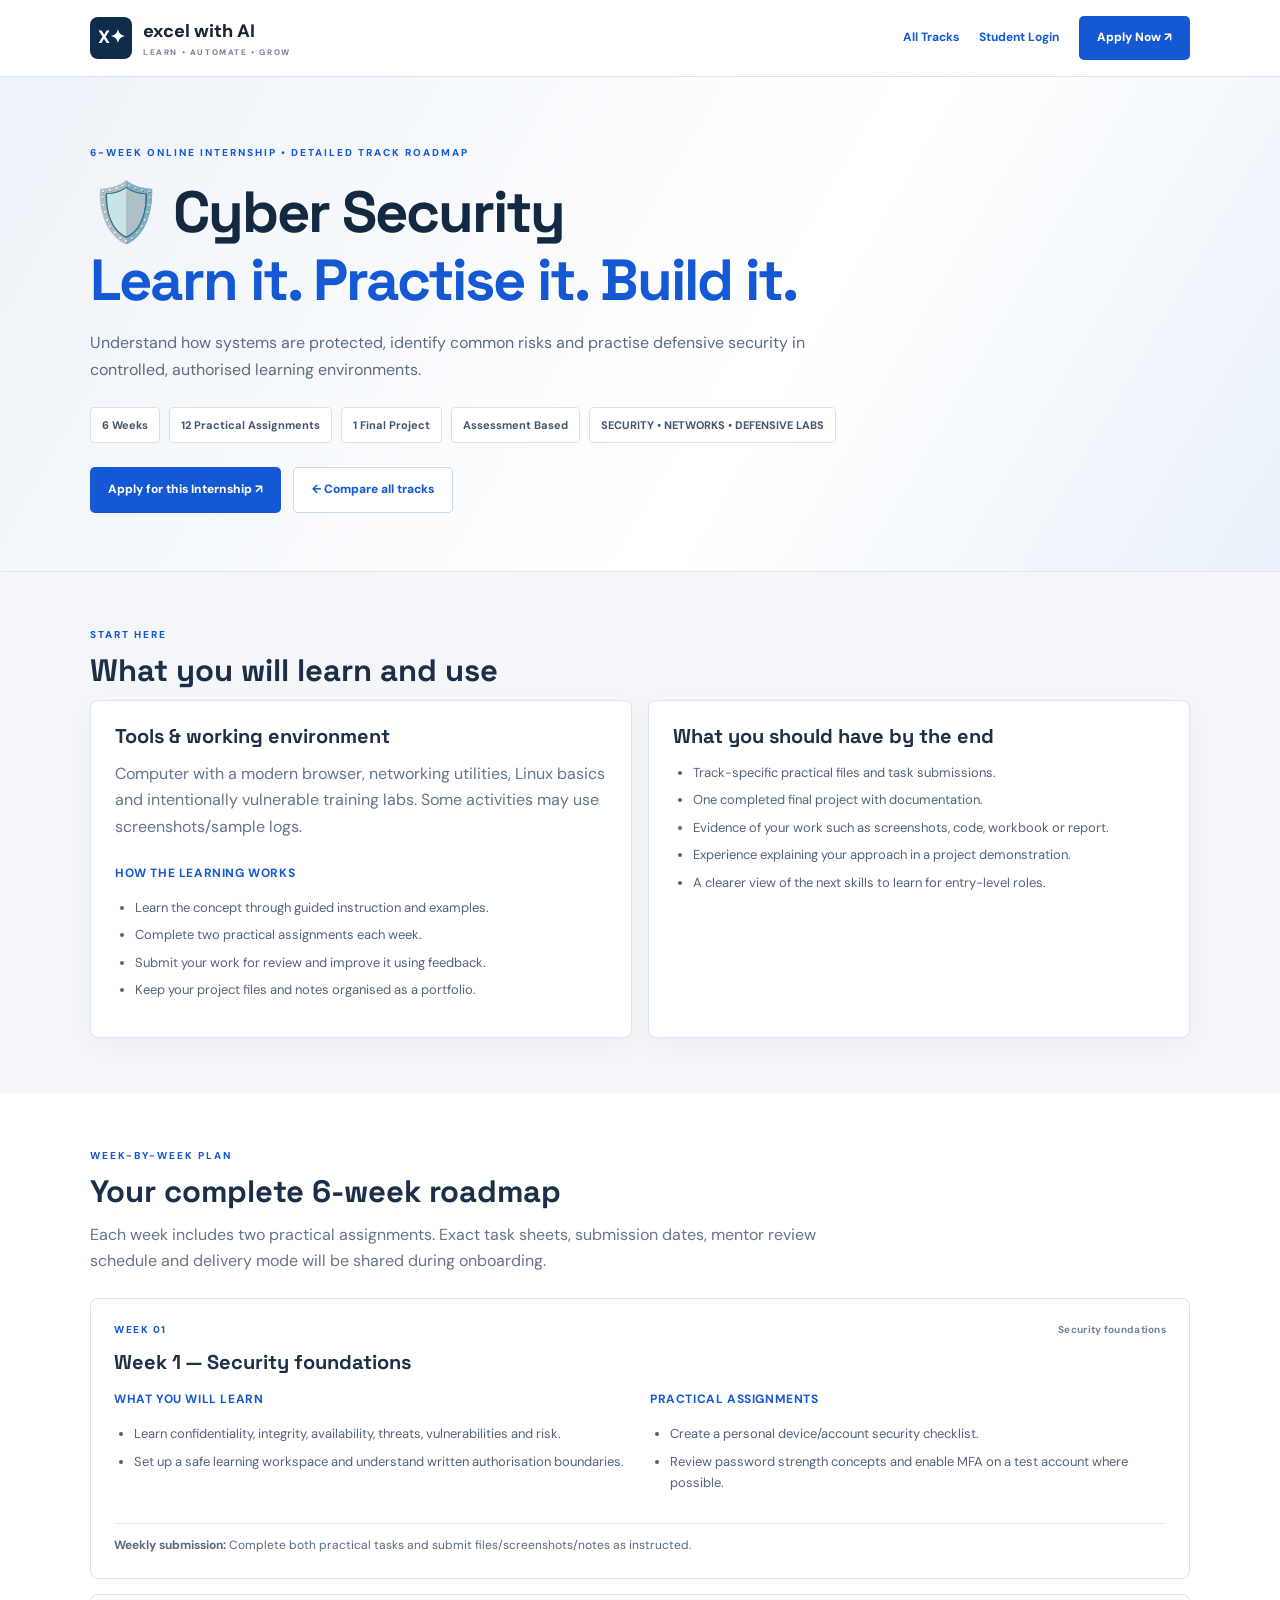
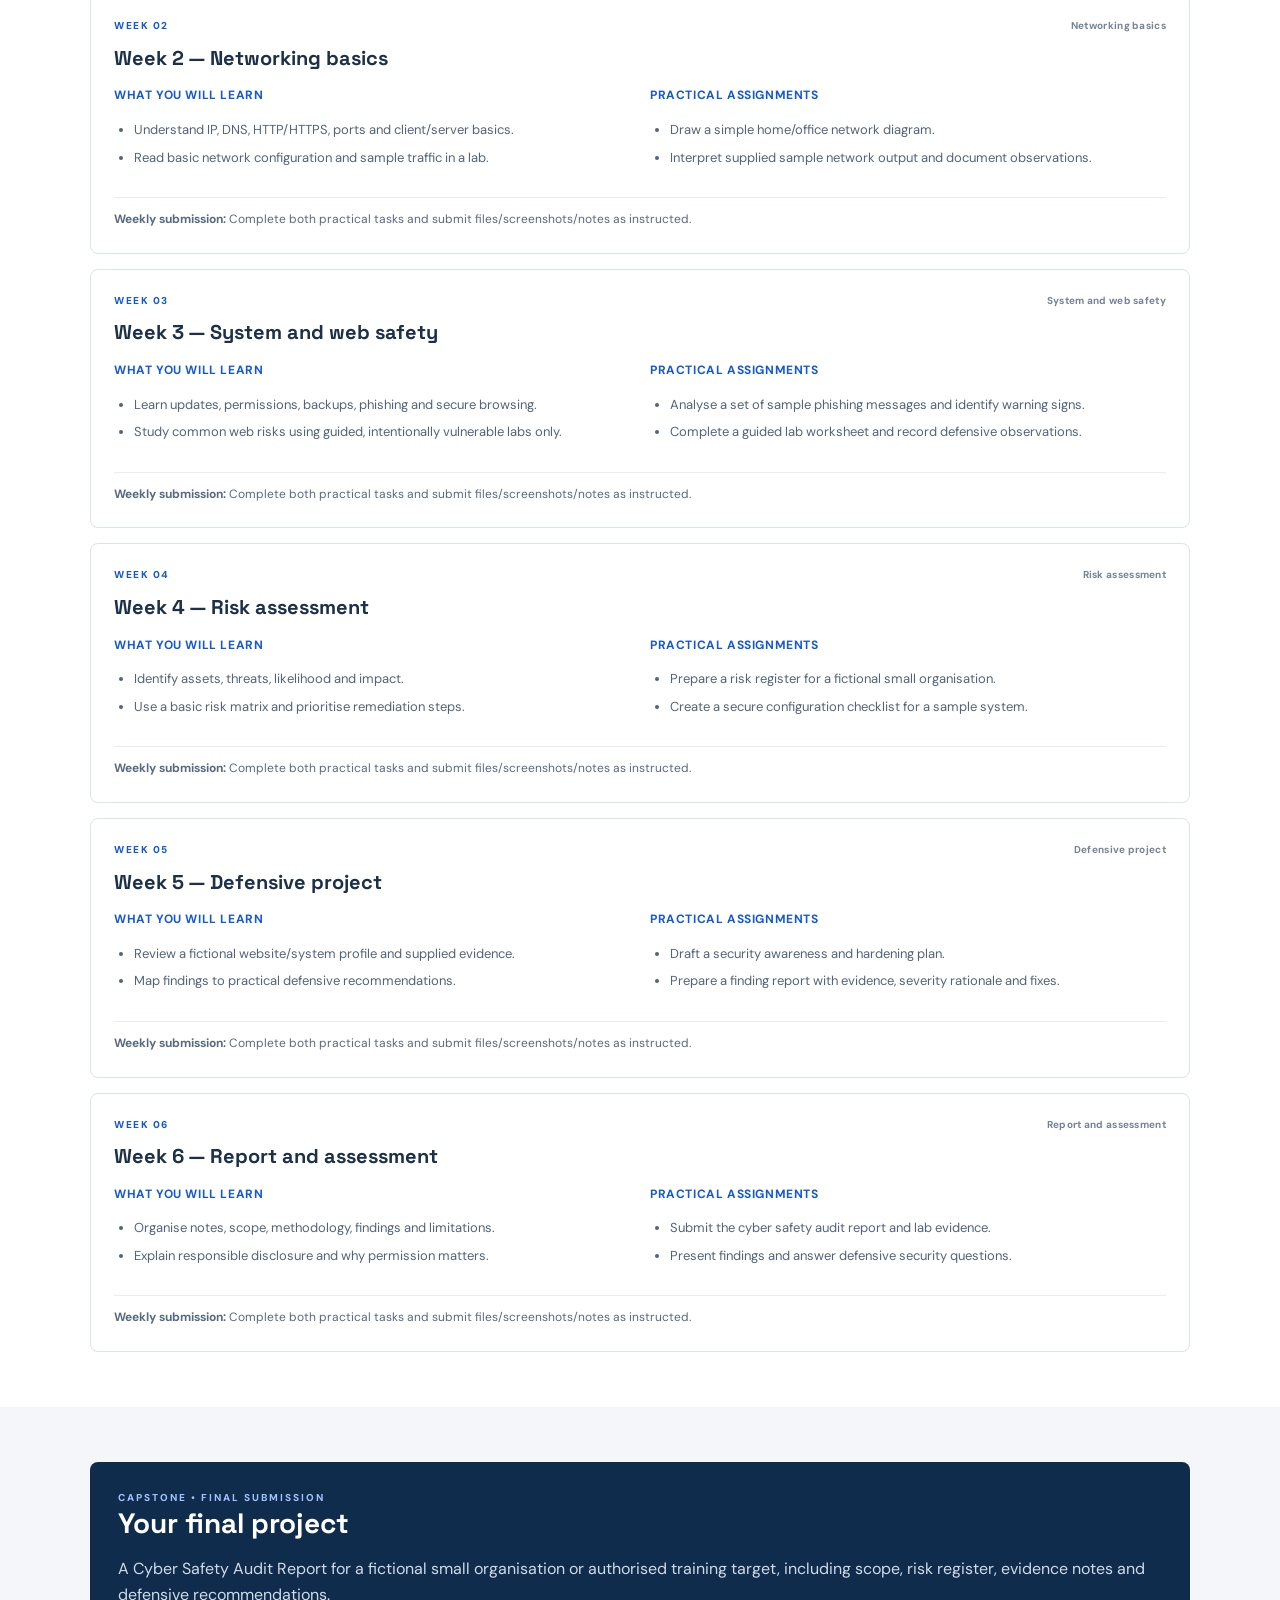
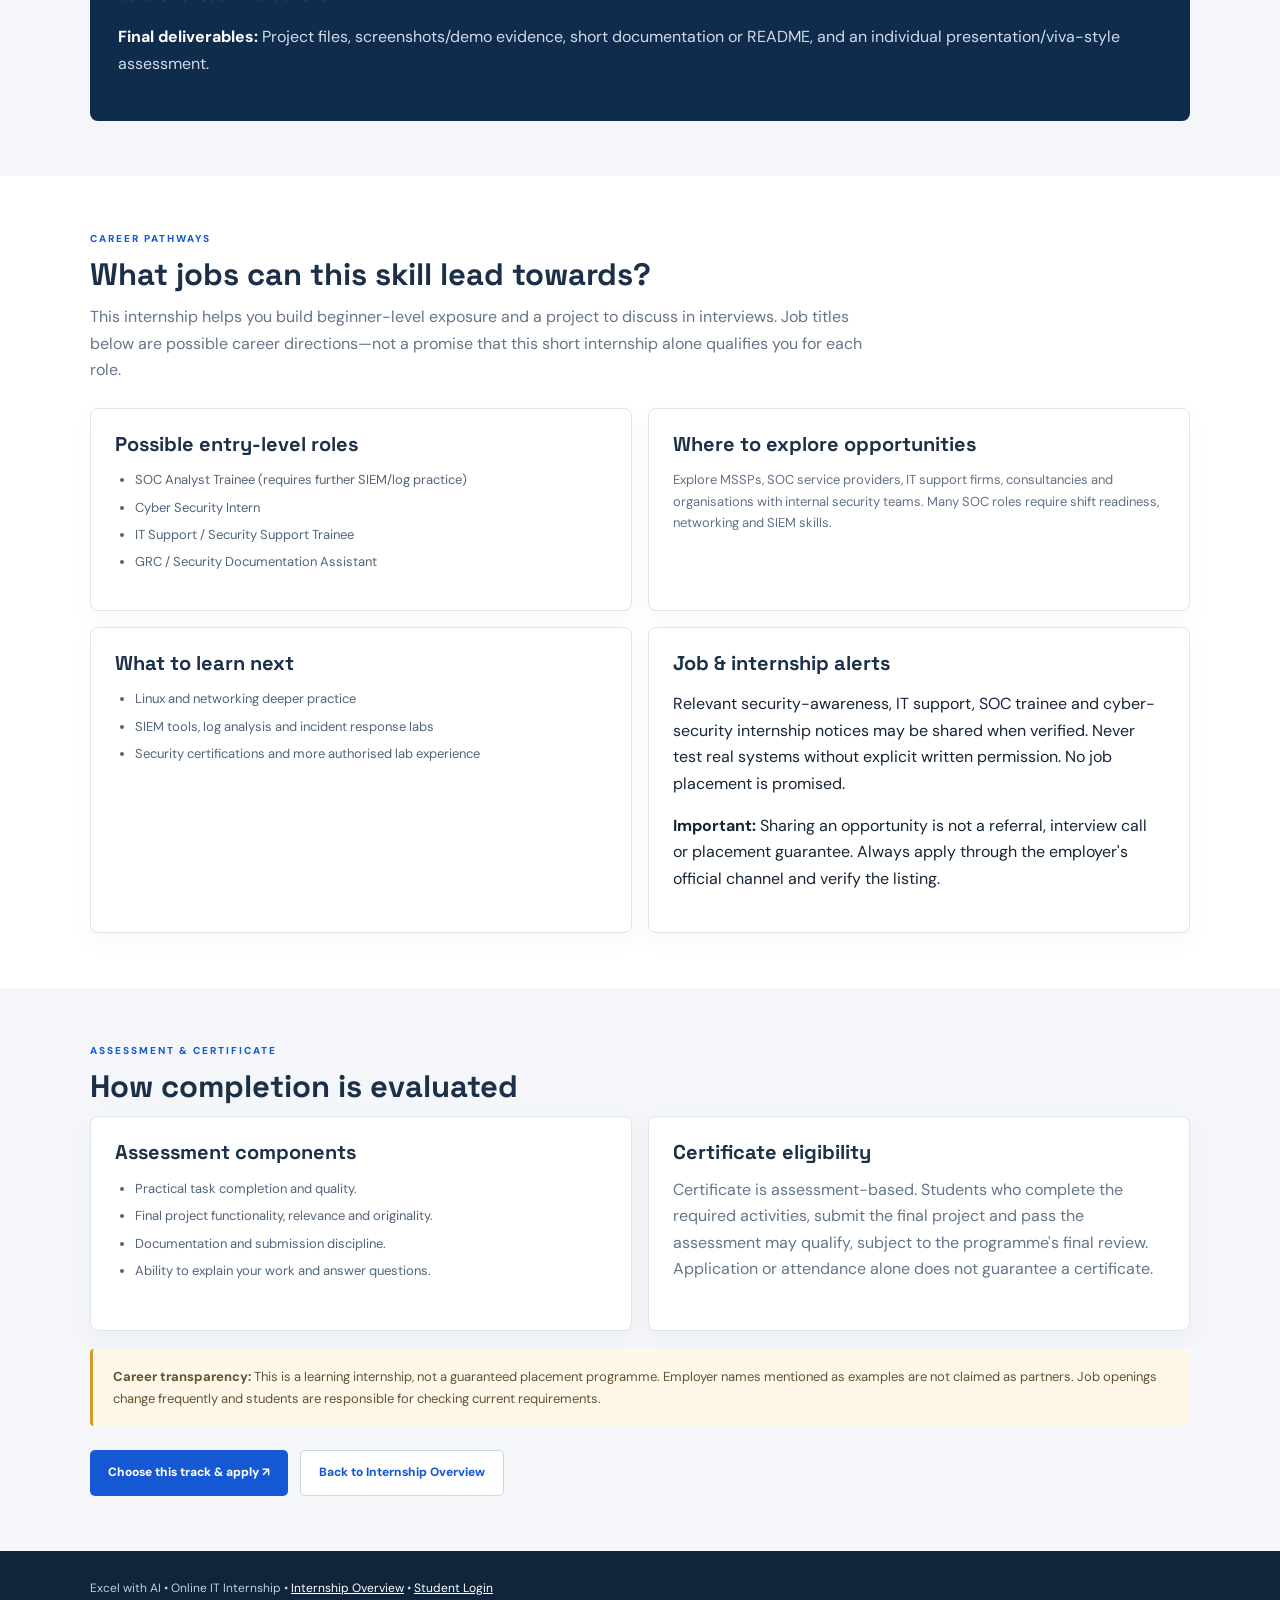
<file: cyber-security.html>
<!DOCTYPE html>
<html lang="en">
<head>
<meta charset="UTF-8"><meta name="viewport" content="width=device-width, initial-scale=1.0">
<meta name="description" content="Detailed six-week Cyber Security internship roadmap, practical assignments, final project and career pathways.">
<title>Cyber Security Internship Roadmap | Excel with AI</title>
<link rel="preconnect" href="https://fonts.googleapis.com"><link rel="preconnect" href="https://fonts.gstatic.com" crossorigin>
<link href="https://fonts.googleapis.com/css2?family=DM+Sans:wght@400;500;600;700;800&family=Space+Grotesk:wght@500;600;700&display=swap" rel="stylesheet">
<style>
*{box-sizing:border-box}body{margin:0;background:#f4f6f9;color:#172536;font-family:'DM Sans',Arial,sans-serif;line-height:1.65}
.wrap{width:min(1100px,calc(100% - 36px));margin:auto}
header{background:#fff;border-bottom:1px solid #dce3eb;position:sticky;top:0;z-index:5}
.nav{height:76px;display:flex;align-items:center;justify-content:space-between;gap:15px}
.brand{display:flex;align-items:center;gap:11px;text-decoration:none;color:#172536;font-weight:800;font-size:18px}
.logo{width:42px;height:42px;background:#102c4d;color:#fff;border-radius:8px;display:grid;place-items:center}
.brand small{display:block;font-size:8px;letter-spacing:1.6px;color:#758397}
.navlinks{display:flex;gap:20px;align-items:center;font-size:12px;font-weight:700}
a{color:#1458d4}.navlinks a{text-decoration:none}
.btn{display:inline-flex;align-items:center;justify-content:center;background:#1458d4;color:white;padding:12px 18px;border-radius:5px;text-decoration:none;font-size:12px;font-weight:800}
.hero{background:linear-gradient(120deg,#eef3f9,#fff 60%,#eaf1fa);border-bottom:1px solid #e0e6ed;padding:68px 0 58px}
.eyebrow{color:#1458d4;font-size:10px;font-weight:800;letter-spacing:2px}
h1,h2,h3{font-family:'Space Grotesk',sans-serif;line-height:1.18}
h1{font-size:clamp(38px,5vw,58px);letter-spacing:-2px;color:#132941;margin:16px 0}
.lead{font-size:16px;color:#5d6d80;max-width:780px}
.tags{display:flex;gap:9px;flex-wrap:wrap;margin:24px 0}
.tag{background:#fff;border:1px solid #d9e2ec;border-radius:4px;padding:8px 11px;font-size:11px;color:#42566e;font-weight:700}
section{padding:55px 0}.section-title{font-size:31px;color:#1b3048;margin:8px 0 12px}
.sub{color:#65758a;max-width:780px;margin:0 0 24px}
.panel{background:#fff;border:1px solid #dce4ed;border-radius:8px;padding:24px;box-shadow:0 8px 24px rgba(25,48,76,.035)}
.grid2{display:grid;grid-template-columns:1fr 1fr;gap:16px}
h3{font-size:20px;color:#1c3048;margin:0 0 12px}h4{font-size:12px;letter-spacing:.6px;text-transform:uppercase;color:#1458d4;margin:0 0 8px}
ul{padding-left:20px;color:#52647a;font-size:13px}li{margin:6px 0}
.weeks{display:grid;gap:15px}
.week{background:#fff;border:1px solid #dce4ed;border-radius:8px;padding:23px}
.weektop{display:flex;justify-content:space-between;gap:10px;align-items:center;color:#1458d4;font-size:10px;letter-spacing:1.5px;font-weight:800}
.weektop b{color:#758397;letter-spacing:.3px;text-align:right}
.week h3{margin:12px 0 16px}
.cols{display:grid;grid-template-columns:1fr 1fr;gap:20px}
.deliver{border-top:1px solid #e7edf3;padding-top:12px;color:#586a7f;font-size:12px;margin:16px 0 0}
.project{background:#102c4d;color:#fff;border-radius:8px;padding:28px}
.project h2{font-size:28px;margin:0 0 12px}.project p{color:#d1dbe7}
.project strong{color:#fff}
.notice{background:#fff8e9;border-left:3px solid #d59a28;padding:17px 20px;color:#645333;font-size:13px;border-radius:4px}
.career{display:grid;grid-template-columns:1fr 1fr;gap:16px}
.career .panel p{color:#617187;font-size:13px}
footer{background:#10243b;color:#c4cfdd;padding:28px 0;font-size:12px}
footer a{color:#fff}
.cta{display:flex;gap:12px;flex-wrap:wrap;margin-top:24px}
@media(max-width:700px){.nav{height:auto;min-height:70px;flex-wrap:wrap;padding:12px 0}.navlinks{gap:12px;flex-wrap:wrap}.grid2,.cols,.career{grid-template-columns:1fr}section{padding:42px 0}.week{padding:18px}}
</style></head>
<body>
<header><div class="wrap nav"><a class="brand" href="../internship.html"><span class="logo">X✦</span><span>excel with AI<small>LEARN • AUTOMATE • GROW</small></span></a><nav class="navlinks"><a href="../internship.html#tracks">All Tracks</a><a href="../internship-login.html">Student Login</a><a class="btn" href="../internship.html#apply">Apply Now ↗</a></nav></div></header>
<main>
<section class="hero"><div class="wrap">
<div class="eyebrow">6-WEEK ONLINE INTERNSHIP • DETAILED TRACK ROADMAP</div>
<h1>🛡️ Cyber Security<br><span style="color:#1458d4">Learn it. Practise it. Build it.</span></h1>
<p class="lead">Understand how systems are protected, identify common risks and practise defensive security in controlled, authorised learning environments.</p>
<div class="tags"><span class="tag">6 Weeks</span><span class="tag">12 Practical Assignments</span><span class="tag">1 Final Project</span><span class="tag">Assessment Based</span><span class="tag">SECURITY • NETWORKS • DEFENSIVE LABS</span></div>
<div class="cta"><a class="btn" href="../internship.html#apply">Apply for this Internship ↗</a><a class="btn" style="background:#fff;color:#1458d4;border:1px solid #cbd8e7" href="../internship.html#tracks">← Compare all tracks</a></div>
</div></section>
<section><div class="wrap"><div class="eyebrow">START HERE</div><h2 class="section-title">What you will learn and use</h2>
<div class="grid2"><article class="panel"><h3>Tools & working environment</h3><p class="sub">Computer with a modern browser, networking utilities, Linux basics and intentionally vulnerable training labs. Some activities may use screenshots/sample logs.</p><h4>How the learning works</h4><ul><li>Learn the concept through guided instruction and examples.</li><li>Complete two practical assignments each week.</li><li>Submit your work for review and improve it using feedback.</li><li>Keep your project files and notes organised as a portfolio.</li></ul></article>
<article class="panel"><h3>What you should have by the end</h3><ul><li>Track-specific practical files and task submissions.</li><li>One completed final project with documentation.</li><li>Evidence of your work such as screenshots, code, workbook or report.</li><li>Experience explaining your approach in a project demonstration.</li><li>A clearer view of the next skills to learn for entry-level roles.</li></ul></article></div>
</div></section>
<section style="background:#fff"><div class="wrap"><div class="eyebrow">WEEK-BY-WEEK PLAN</div><h2 class="section-title">Your complete 6-week roadmap</h2><p class="sub">Each week includes two practical assignments. Exact task sheets, submission dates, mentor review schedule and delivery mode will be shared during onboarding.</p><div class="weeks">
        <article class="week">
          <div class="weektop"><span>WEEK 01</span><b>Security foundations</b></div>
          <h3>Week 1 — Security foundations</h3>
          <div class="cols">
            <div><h4>What you will learn</h4><ul><li>Learn confidentiality, integrity, availability, threats, vulnerabilities and risk.</li><li>Set up a safe learning workspace and understand written authorisation boundaries.</li></ul></div>
            <div><h4>Practical assignments</h4><ul><li>Create a personal device/account security checklist.</li><li>Review password strength concepts and enable MFA on a test account where possible.</li></ul></div>
          </div>
          <p class="deliver"><b>Weekly submission:</b> Complete both practical tasks and submit files/screenshots/notes as instructed.</p>
        </article>
        <article class="week">
          <div class="weektop"><span>WEEK 02</span><b>Networking basics</b></div>
          <h3>Week 2 — Networking basics</h3>
          <div class="cols">
            <div><h4>What you will learn</h4><ul><li>Understand IP, DNS, HTTP/HTTPS, ports and client/server basics.</li><li>Read basic network configuration and sample traffic in a lab.</li></ul></div>
            <div><h4>Practical assignments</h4><ul><li>Draw a simple home/office network diagram.</li><li>Interpret supplied sample network output and document observations.</li></ul></div>
          </div>
          <p class="deliver"><b>Weekly submission:</b> Complete both practical tasks and submit files/screenshots/notes as instructed.</p>
        </article>
        <article class="week">
          <div class="weektop"><span>WEEK 03</span><b>System and web safety</b></div>
          <h3>Week 3 — System and web safety</h3>
          <div class="cols">
            <div><h4>What you will learn</h4><ul><li>Learn updates, permissions, backups, phishing and secure browsing.</li><li>Study common web risks using guided, intentionally vulnerable labs only.</li></ul></div>
            <div><h4>Practical assignments</h4><ul><li>Analyse a set of sample phishing messages and identify warning signs.</li><li>Complete a guided lab worksheet and record defensive observations.</li></ul></div>
          </div>
          <p class="deliver"><b>Weekly submission:</b> Complete both practical tasks and submit files/screenshots/notes as instructed.</p>
        </article>
        <article class="week">
          <div class="weektop"><span>WEEK 04</span><b>Risk assessment</b></div>
          <h3>Week 4 — Risk assessment</h3>
          <div class="cols">
            <div><h4>What you will learn</h4><ul><li>Identify assets, threats, likelihood and impact.</li><li>Use a basic risk matrix and prioritise remediation steps.</li></ul></div>
            <div><h4>Practical assignments</h4><ul><li>Prepare a risk register for a fictional small organisation.</li><li>Create a secure configuration checklist for a sample system.</li></ul></div>
          </div>
          <p class="deliver"><b>Weekly submission:</b> Complete both practical tasks and submit files/screenshots/notes as instructed.</p>
        </article>
        <article class="week">
          <div class="weektop"><span>WEEK 05</span><b>Defensive project</b></div>
          <h3>Week 5 — Defensive project</h3>
          <div class="cols">
            <div><h4>What you will learn</h4><ul><li>Review a fictional website/system profile and supplied evidence.</li><li>Map findings to practical defensive recommendations.</li></ul></div>
            <div><h4>Practical assignments</h4><ul><li>Draft a security awareness and hardening plan.</li><li>Prepare a finding report with evidence, severity rationale and fixes.</li></ul></div>
          </div>
          <p class="deliver"><b>Weekly submission:</b> Complete both practical tasks and submit files/screenshots/notes as instructed.</p>
        </article>
        <article class="week">
          <div class="weektop"><span>WEEK 06</span><b>Report and assessment</b></div>
          <h3>Week 6 — Report and assessment</h3>
          <div class="cols">
            <div><h4>What you will learn</h4><ul><li>Organise notes, scope, methodology, findings and limitations.</li><li>Explain responsible disclosure and why permission matters.</li></ul></div>
            <div><h4>Practical assignments</h4><ul><li>Submit the cyber safety audit report and lab evidence.</li><li>Present findings and answer defensive security questions.</li></ul></div>
          </div>
          <p class="deliver"><b>Weekly submission:</b> Complete both practical tasks and submit files/screenshots/notes as instructed.</p>
        </article></div></div></section>
<section><div class="wrap"><div class="project"><div class="eyebrow" style="color:#9fc2ff">CAPSTONE • FINAL SUBMISSION</div><h2>Your final project</h2><p>A Cyber Safety Audit Report for a fictional small organisation or authorised training target, including scope, risk register, evidence notes and defensive recommendations.</p><p><strong>Final deliverables:</strong> Project files, screenshots/demo evidence, short documentation or README, and an individual presentation/viva-style assessment.</p></div></div></section>
<section style="background:#fff"><div class="wrap"><div class="eyebrow">CAREER PATHWAYS</div><h2 class="section-title">What jobs can this skill lead towards?</h2><p class="sub">This internship helps you build beginner-level exposure and a project to discuss in interviews. Job titles below are possible career directions—not a promise that this short internship alone qualifies you for each role.</p>
<div class="career"><article class="panel"><h3>Possible entry-level roles</h3><ul><li>SOC Analyst Trainee (requires further SIEM/log practice)</li><li>Cyber Security Intern</li><li>IT Support / Security Support Trainee</li><li>GRC / Security Documentation Assistant</li></ul></article><article class="panel"><h3>Where to explore opportunities</h3><p>Explore MSSPs, SOC service providers, IT support firms, consultancies and organisations with internal security teams. Many SOC roles require shift readiness, networking and SIEM skills.</p></article></div>
<div class="grid2" style="margin-top:16px"><article class="panel"><h3>What to learn next</h3><ul><li>Linux and networking deeper practice</li><li>SIEM tools, log analysis and incident response labs</li><li>Security certifications and more authorised lab experience</li></ul></article><article class="panel"><h3>Job & internship alerts</h3><p>Relevant security-awareness, IT support, SOC trainee and cyber-security internship notices may be shared when verified. Never test real systems without explicit written permission. No job placement is promised.</p><p><b>Important:</b> Sharing an opportunity is not a referral, interview call or placement guarantee. Always apply through the employer's official channel and verify the listing.</p></article></div>
</div></section>
<section><div class="wrap"><div class="eyebrow">ASSESSMENT & CERTIFICATE</div><h2 class="section-title">How completion is evaluated</h2><div class="grid2"><article class="panel"><h3>Assessment components</h3><ul><li>Practical task completion and quality.</li><li>Final project functionality, relevance and originality.</li><li>Documentation and submission discipline.</li><li>Ability to explain your work and answer questions.</li></ul></article><article class="panel"><h3>Certificate eligibility</h3><p class="sub">Certificate is assessment-based. Students who complete the required activities, submit the final project and pass the assessment may qualify, subject to the programme's final review. Application or attendance alone does not guarantee a certificate.</p></article></div>
<div class="notice" style="margin-top:18px"><b>Career transparency:</b> This is a learning internship, not a guaranteed placement programme. Employer names mentioned as examples are not claimed as partners. Job openings change frequently and students are responsible for checking current requirements.</div>
<div class="cta"><a class="btn" href="../internship.html#apply">Choose this track & apply ↗</a><a class="btn" style="background:#fff;color:#1458d4;border:1px solid #cbd8e7" href="../internship.html">Back to Internship Overview</a></div>
</div></section>
</main>
<footer><div class="wrap">Excel with AI • Online IT Internship • <a href="../internship.html">Internship Overview</a> • <a href="../internship-login.html">Student Login</a></div></footer>
</body></html>
</file>
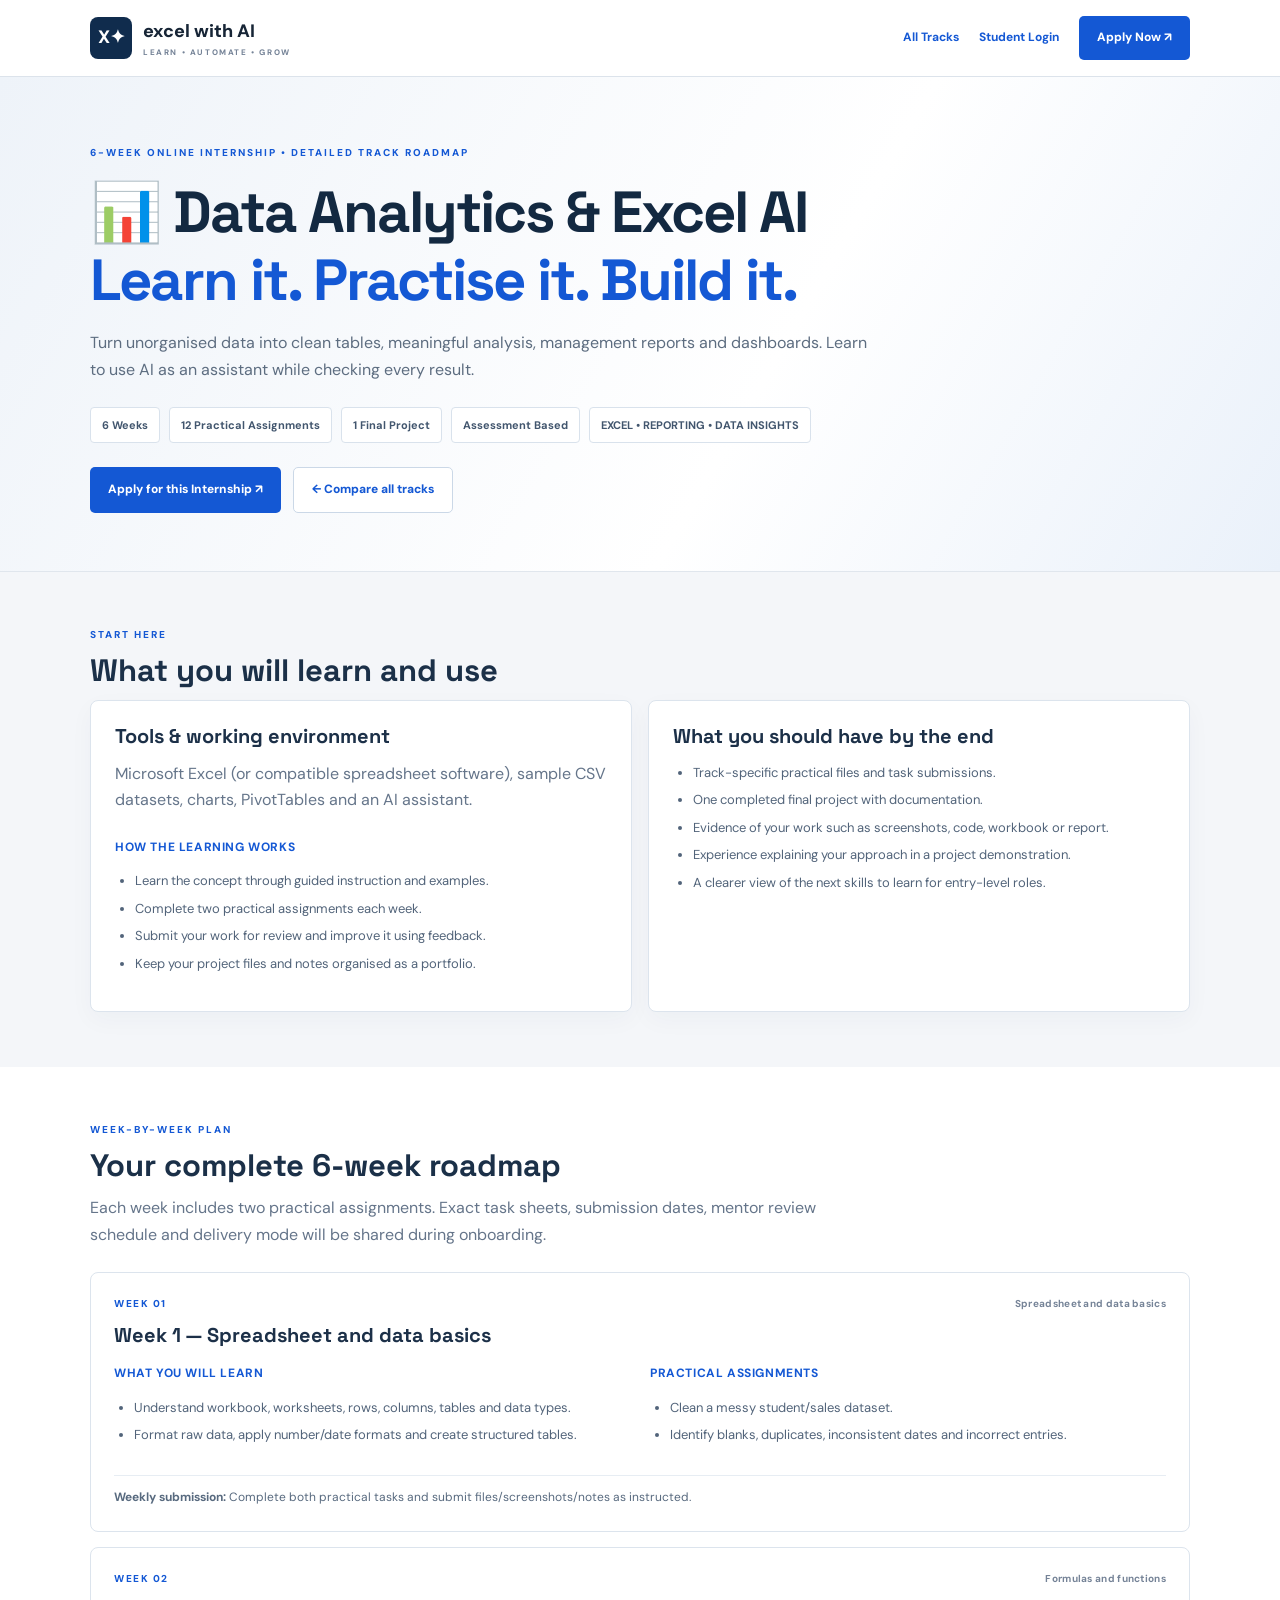
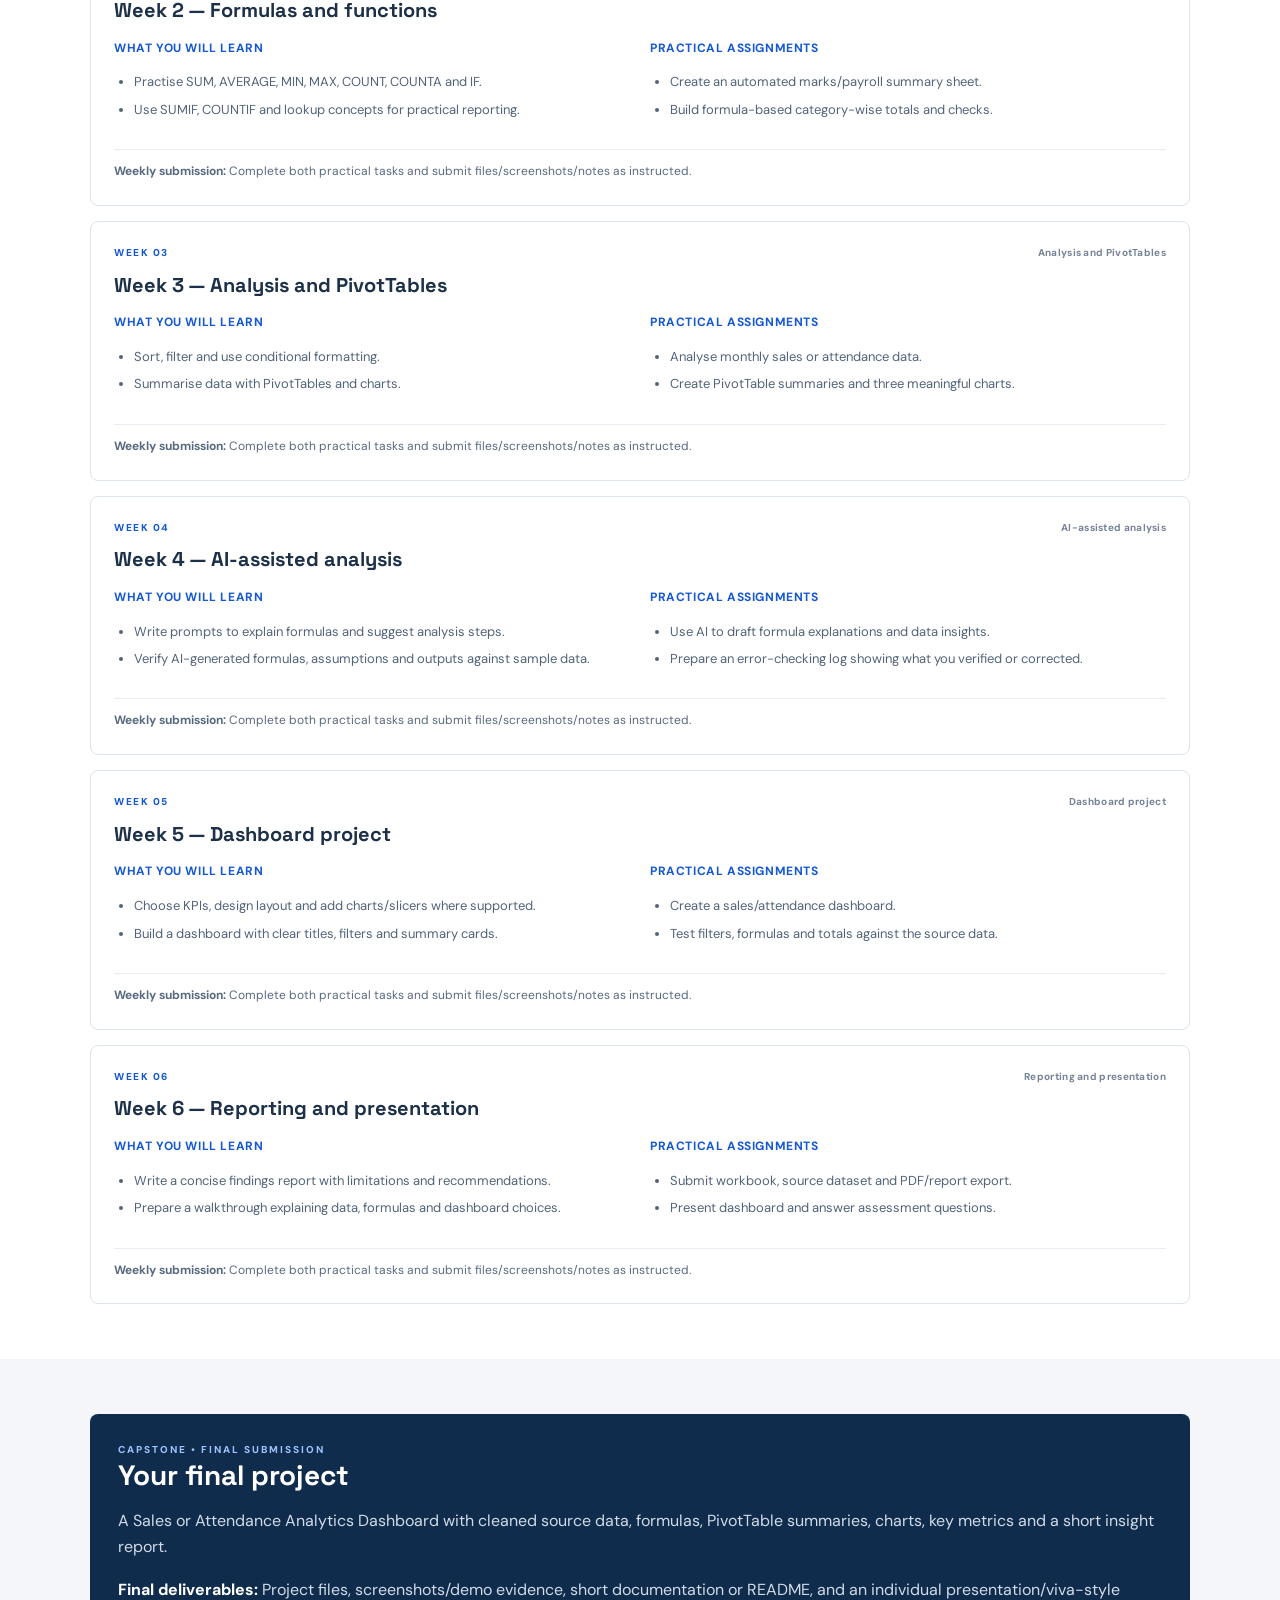
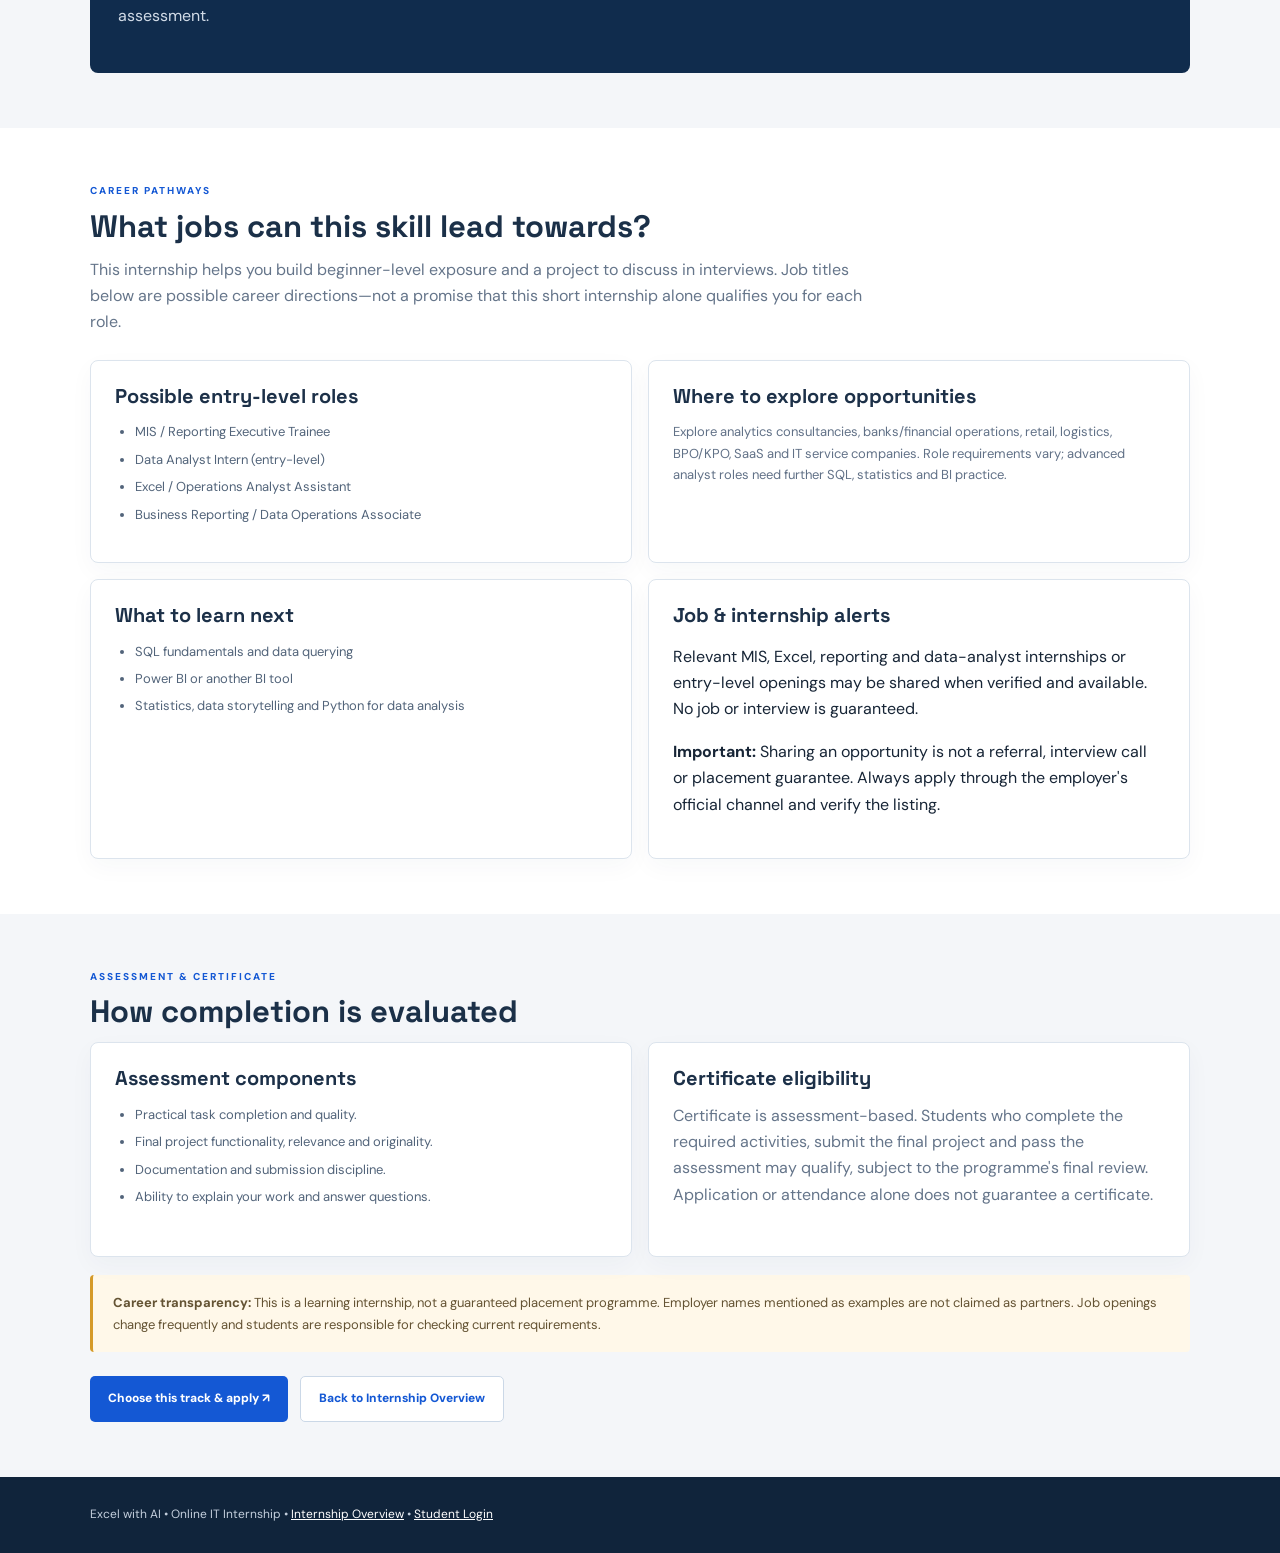
<file: data-analytics-excel-ai.html>
<!DOCTYPE html>
<html lang="en">
<head>
<meta charset="UTF-8"><meta name="viewport" content="width=device-width, initial-scale=1.0">
<meta name="description" content="Detailed six-week Data Analytics &amp; Excel AI internship roadmap, practical assignments, final project and career pathways.">
<title>Data Analytics &amp; Excel AI Internship Roadmap | Excel with AI</title>
<link rel="preconnect" href="https://fonts.googleapis.com"><link rel="preconnect" href="https://fonts.gstatic.com" crossorigin>
<link href="https://fonts.googleapis.com/css2?family=DM+Sans:wght@400;500;600;700;800&family=Space+Grotesk:wght@500;600;700&display=swap" rel="stylesheet">
<style>
*{box-sizing:border-box}body{margin:0;background:#f4f6f9;color:#172536;font-family:'DM Sans',Arial,sans-serif;line-height:1.65}
.wrap{width:min(1100px,calc(100% - 36px));margin:auto}
header{background:#fff;border-bottom:1px solid #dce3eb;position:sticky;top:0;z-index:5}
.nav{height:76px;display:flex;align-items:center;justify-content:space-between;gap:15px}
.brand{display:flex;align-items:center;gap:11px;text-decoration:none;color:#172536;font-weight:800;font-size:18px}
.logo{width:42px;height:42px;background:#102c4d;color:#fff;border-radius:8px;display:grid;place-items:center}
.brand small{display:block;font-size:8px;letter-spacing:1.6px;color:#758397}
.navlinks{display:flex;gap:20px;align-items:center;font-size:12px;font-weight:700}
a{color:#1458d4}.navlinks a{text-decoration:none}
.btn{display:inline-flex;align-items:center;justify-content:center;background:#1458d4;color:white;padding:12px 18px;border-radius:5px;text-decoration:none;font-size:12px;font-weight:800}
.hero{background:linear-gradient(120deg,#eef3f9,#fff 60%,#eaf1fa);border-bottom:1px solid #e0e6ed;padding:68px 0 58px}
.eyebrow{color:#1458d4;font-size:10px;font-weight:800;letter-spacing:2px}
h1,h2,h3{font-family:'Space Grotesk',sans-serif;line-height:1.18}
h1{font-size:clamp(38px,5vw,58px);letter-spacing:-2px;color:#132941;margin:16px 0}
.lead{font-size:16px;color:#5d6d80;max-width:780px}
.tags{display:flex;gap:9px;flex-wrap:wrap;margin:24px 0}
.tag{background:#fff;border:1px solid #d9e2ec;border-radius:4px;padding:8px 11px;font-size:11px;color:#42566e;font-weight:700}
section{padding:55px 0}.section-title{font-size:31px;color:#1b3048;margin:8px 0 12px}
.sub{color:#65758a;max-width:780px;margin:0 0 24px}
.panel{background:#fff;border:1px solid #dce4ed;border-radius:8px;padding:24px;box-shadow:0 8px 24px rgba(25,48,76,.035)}
.grid2{display:grid;grid-template-columns:1fr 1fr;gap:16px}
h3{font-size:20px;color:#1c3048;margin:0 0 12px}h4{font-size:12px;letter-spacing:.6px;text-transform:uppercase;color:#1458d4;margin:0 0 8px}
ul{padding-left:20px;color:#52647a;font-size:13px}li{margin:6px 0}
.weeks{display:grid;gap:15px}
.week{background:#fff;border:1px solid #dce4ed;border-radius:8px;padding:23px}
.weektop{display:flex;justify-content:space-between;gap:10px;align-items:center;color:#1458d4;font-size:10px;letter-spacing:1.5px;font-weight:800}
.weektop b{color:#758397;letter-spacing:.3px;text-align:right}
.week h3{margin:12px 0 16px}
.cols{display:grid;grid-template-columns:1fr 1fr;gap:20px}
.deliver{border-top:1px solid #e7edf3;padding-top:12px;color:#586a7f;font-size:12px;margin:16px 0 0}
.project{background:#102c4d;color:#fff;border-radius:8px;padding:28px}
.project h2{font-size:28px;margin:0 0 12px}.project p{color:#d1dbe7}
.project strong{color:#fff}
.notice{background:#fff8e9;border-left:3px solid #d59a28;padding:17px 20px;color:#645333;font-size:13px;border-radius:4px}
.career{display:grid;grid-template-columns:1fr 1fr;gap:16px}
.career .panel p{color:#617187;font-size:13px}
footer{background:#10243b;color:#c4cfdd;padding:28px 0;font-size:12px}
footer a{color:#fff}
.cta{display:flex;gap:12px;flex-wrap:wrap;margin-top:24px}
@media(max-width:700px){.nav{height:auto;min-height:70px;flex-wrap:wrap;padding:12px 0}.navlinks{gap:12px;flex-wrap:wrap}.grid2,.cols,.career{grid-template-columns:1fr}section{padding:42px 0}.week{padding:18px}}
</style></head>
<body>
<header><div class="wrap nav"><a class="brand" href="../internship.html"><span class="logo">X✦</span><span>excel with AI<small>LEARN • AUTOMATE • GROW</small></span></a><nav class="navlinks"><a href="../internship.html#tracks">All Tracks</a><a href="../internship-login.html">Student Login</a><a class="btn" href="../internship.html#apply">Apply Now ↗</a></nav></div></header>
<main>
<section class="hero"><div class="wrap">
<div class="eyebrow">6-WEEK ONLINE INTERNSHIP • DETAILED TRACK ROADMAP</div>
<h1>📊 Data Analytics &amp; Excel AI<br><span style="color:#1458d4">Learn it. Practise it. Build it.</span></h1>
<p class="lead">Turn unorganised data into clean tables, meaningful analysis, management reports and dashboards. Learn to use AI as an assistant while checking every result.</p>
<div class="tags"><span class="tag">6 Weeks</span><span class="tag">12 Practical Assignments</span><span class="tag">1 Final Project</span><span class="tag">Assessment Based</span><span class="tag">EXCEL • REPORTING • DATA INSIGHTS</span></div>
<div class="cta"><a class="btn" href="../internship.html#apply">Apply for this Internship ↗</a><a class="btn" style="background:#fff;color:#1458d4;border:1px solid #cbd8e7" href="../internship.html#tracks">← Compare all tracks</a></div>
</div></section>
<section><div class="wrap"><div class="eyebrow">START HERE</div><h2 class="section-title">What you will learn and use</h2>
<div class="grid2"><article class="panel"><h3>Tools & working environment</h3><p class="sub">Microsoft Excel (or compatible spreadsheet software), sample CSV datasets, charts, PivotTables and an AI assistant.</p><h4>How the learning works</h4><ul><li>Learn the concept through guided instruction and examples.</li><li>Complete two practical assignments each week.</li><li>Submit your work for review and improve it using feedback.</li><li>Keep your project files and notes organised as a portfolio.</li></ul></article>
<article class="panel"><h3>What you should have by the end</h3><ul><li>Track-specific practical files and task submissions.</li><li>One completed final project with documentation.</li><li>Evidence of your work such as screenshots, code, workbook or report.</li><li>Experience explaining your approach in a project demonstration.</li><li>A clearer view of the next skills to learn for entry-level roles.</li></ul></article></div>
</div></section>
<section style="background:#fff"><div class="wrap"><div class="eyebrow">WEEK-BY-WEEK PLAN</div><h2 class="section-title">Your complete 6-week roadmap</h2><p class="sub">Each week includes two practical assignments. Exact task sheets, submission dates, mentor review schedule and delivery mode will be shared during onboarding.</p><div class="weeks">
        <article class="week">
          <div class="weektop"><span>WEEK 01</span><b>Spreadsheet and data basics</b></div>
          <h3>Week 1 — Spreadsheet and data basics</h3>
          <div class="cols">
            <div><h4>What you will learn</h4><ul><li>Understand workbook, worksheets, rows, columns, tables and data types.</li><li>Format raw data, apply number/date formats and create structured tables.</li></ul></div>
            <div><h4>Practical assignments</h4><ul><li>Clean a messy student/sales dataset.</li><li>Identify blanks, duplicates, inconsistent dates and incorrect entries.</li></ul></div>
          </div>
          <p class="deliver"><b>Weekly submission:</b> Complete both practical tasks and submit files/screenshots/notes as instructed.</p>
        </article>
        <article class="week">
          <div class="weektop"><span>WEEK 02</span><b>Formulas and functions</b></div>
          <h3>Week 2 — Formulas and functions</h3>
          <div class="cols">
            <div><h4>What you will learn</h4><ul><li>Practise SUM, AVERAGE, MIN, MAX, COUNT, COUNTA and IF.</li><li>Use SUMIF, COUNTIF and lookup concepts for practical reporting.</li></ul></div>
            <div><h4>Practical assignments</h4><ul><li>Create an automated marks/payroll summary sheet.</li><li>Build formula-based category-wise totals and checks.</li></ul></div>
          </div>
          <p class="deliver"><b>Weekly submission:</b> Complete both practical tasks and submit files/screenshots/notes as instructed.</p>
        </article>
        <article class="week">
          <div class="weektop"><span>WEEK 03</span><b>Analysis and PivotTables</b></div>
          <h3>Week 3 — Analysis and PivotTables</h3>
          <div class="cols">
            <div><h4>What you will learn</h4><ul><li>Sort, filter and use conditional formatting.</li><li>Summarise data with PivotTables and charts.</li></ul></div>
            <div><h4>Practical assignments</h4><ul><li>Analyse monthly sales or attendance data.</li><li>Create PivotTable summaries and three meaningful charts.</li></ul></div>
          </div>
          <p class="deliver"><b>Weekly submission:</b> Complete both practical tasks and submit files/screenshots/notes as instructed.</p>
        </article>
        <article class="week">
          <div class="weektop"><span>WEEK 04</span><b>AI-assisted analysis</b></div>
          <h3>Week 4 — AI-assisted analysis</h3>
          <div class="cols">
            <div><h4>What you will learn</h4><ul><li>Write prompts to explain formulas and suggest analysis steps.</li><li>Verify AI-generated formulas, assumptions and outputs against sample data.</li></ul></div>
            <div><h4>Practical assignments</h4><ul><li>Use AI to draft formula explanations and data insights.</li><li>Prepare an error-checking log showing what you verified or corrected.</li></ul></div>
          </div>
          <p class="deliver"><b>Weekly submission:</b> Complete both practical tasks and submit files/screenshots/notes as instructed.</p>
        </article>
        <article class="week">
          <div class="weektop"><span>WEEK 05</span><b>Dashboard project</b></div>
          <h3>Week 5 — Dashboard project</h3>
          <div class="cols">
            <div><h4>What you will learn</h4><ul><li>Choose KPIs, design layout and add charts/slicers where supported.</li><li>Build a dashboard with clear titles, filters and summary cards.</li></ul></div>
            <div><h4>Practical assignments</h4><ul><li>Create a sales/attendance dashboard.</li><li>Test filters, formulas and totals against the source data.</li></ul></div>
          </div>
          <p class="deliver"><b>Weekly submission:</b> Complete both practical tasks and submit files/screenshots/notes as instructed.</p>
        </article>
        <article class="week">
          <div class="weektop"><span>WEEK 06</span><b>Reporting and presentation</b></div>
          <h3>Week 6 — Reporting and presentation</h3>
          <div class="cols">
            <div><h4>What you will learn</h4><ul><li>Write a concise findings report with limitations and recommendations.</li><li>Prepare a walkthrough explaining data, formulas and dashboard choices.</li></ul></div>
            <div><h4>Practical assignments</h4><ul><li>Submit workbook, source dataset and PDF/report export.</li><li>Present dashboard and answer assessment questions.</li></ul></div>
          </div>
          <p class="deliver"><b>Weekly submission:</b> Complete both practical tasks and submit files/screenshots/notes as instructed.</p>
        </article></div></div></section>
<section><div class="wrap"><div class="project"><div class="eyebrow" style="color:#9fc2ff">CAPSTONE • FINAL SUBMISSION</div><h2>Your final project</h2><p>A Sales or Attendance Analytics Dashboard with cleaned source data, formulas, PivotTable summaries, charts, key metrics and a short insight report.</p><p><strong>Final deliverables:</strong> Project files, screenshots/demo evidence, short documentation or README, and an individual presentation/viva-style assessment.</p></div></div></section>
<section style="background:#fff"><div class="wrap"><div class="eyebrow">CAREER PATHWAYS</div><h2 class="section-title">What jobs can this skill lead towards?</h2><p class="sub">This internship helps you build beginner-level exposure and a project to discuss in interviews. Job titles below are possible career directions—not a promise that this short internship alone qualifies you for each role.</p>
<div class="career"><article class="panel"><h3>Possible entry-level roles</h3><ul><li>MIS / Reporting Executive Trainee</li><li>Data Analyst Intern (entry-level)</li><li>Excel / Operations Analyst Assistant</li><li>Business Reporting / Data Operations Associate</li></ul></article><article class="panel"><h3>Where to explore opportunities</h3><p>Explore analytics consultancies, banks/financial operations, retail, logistics, BPO/KPO, SaaS and IT service companies. Role requirements vary; advanced analyst roles need further SQL, statistics and BI practice.</p></article></div>
<div class="grid2" style="margin-top:16px"><article class="panel"><h3>What to learn next</h3><ul><li>SQL fundamentals and data querying</li><li>Power BI or another BI tool</li><li>Statistics, data storytelling and Python for data analysis</li></ul></article><article class="panel"><h3>Job & internship alerts</h3><p>Relevant MIS, Excel, reporting and data-analyst internships or entry-level openings may be shared when verified and available. No job or interview is guaranteed.</p><p><b>Important:</b> Sharing an opportunity is not a referral, interview call or placement guarantee. Always apply through the employer's official channel and verify the listing.</p></article></div>
</div></section>
<section><div class="wrap"><div class="eyebrow">ASSESSMENT & CERTIFICATE</div><h2 class="section-title">How completion is evaluated</h2><div class="grid2"><article class="panel"><h3>Assessment components</h3><ul><li>Practical task completion and quality.</li><li>Final project functionality, relevance and originality.</li><li>Documentation and submission discipline.</li><li>Ability to explain your work and answer questions.</li></ul></article><article class="panel"><h3>Certificate eligibility</h3><p class="sub">Certificate is assessment-based. Students who complete the required activities, submit the final project and pass the assessment may qualify, subject to the programme's final review. Application or attendance alone does not guarantee a certificate.</p></article></div>
<div class="notice" style="margin-top:18px"><b>Career transparency:</b> This is a learning internship, not a guaranteed placement programme. Employer names mentioned as examples are not claimed as partners. Job openings change frequently and students are responsible for checking current requirements.</div>
<div class="cta"><a class="btn" href="../internship.html#apply">Choose this track & apply ↗</a><a class="btn" style="background:#fff;color:#1458d4;border:1px solid #cbd8e7" href="../internship.html">Back to Internship Overview</a></div>
</div></section>
</main>
<footer><div class="wrap">Excel with AI • Online IT Internship • <a href="../internship.html">Internship Overview</a> • <a href="../internship-login.html">Student Login</a></div></footer>
</body></html>
</file>
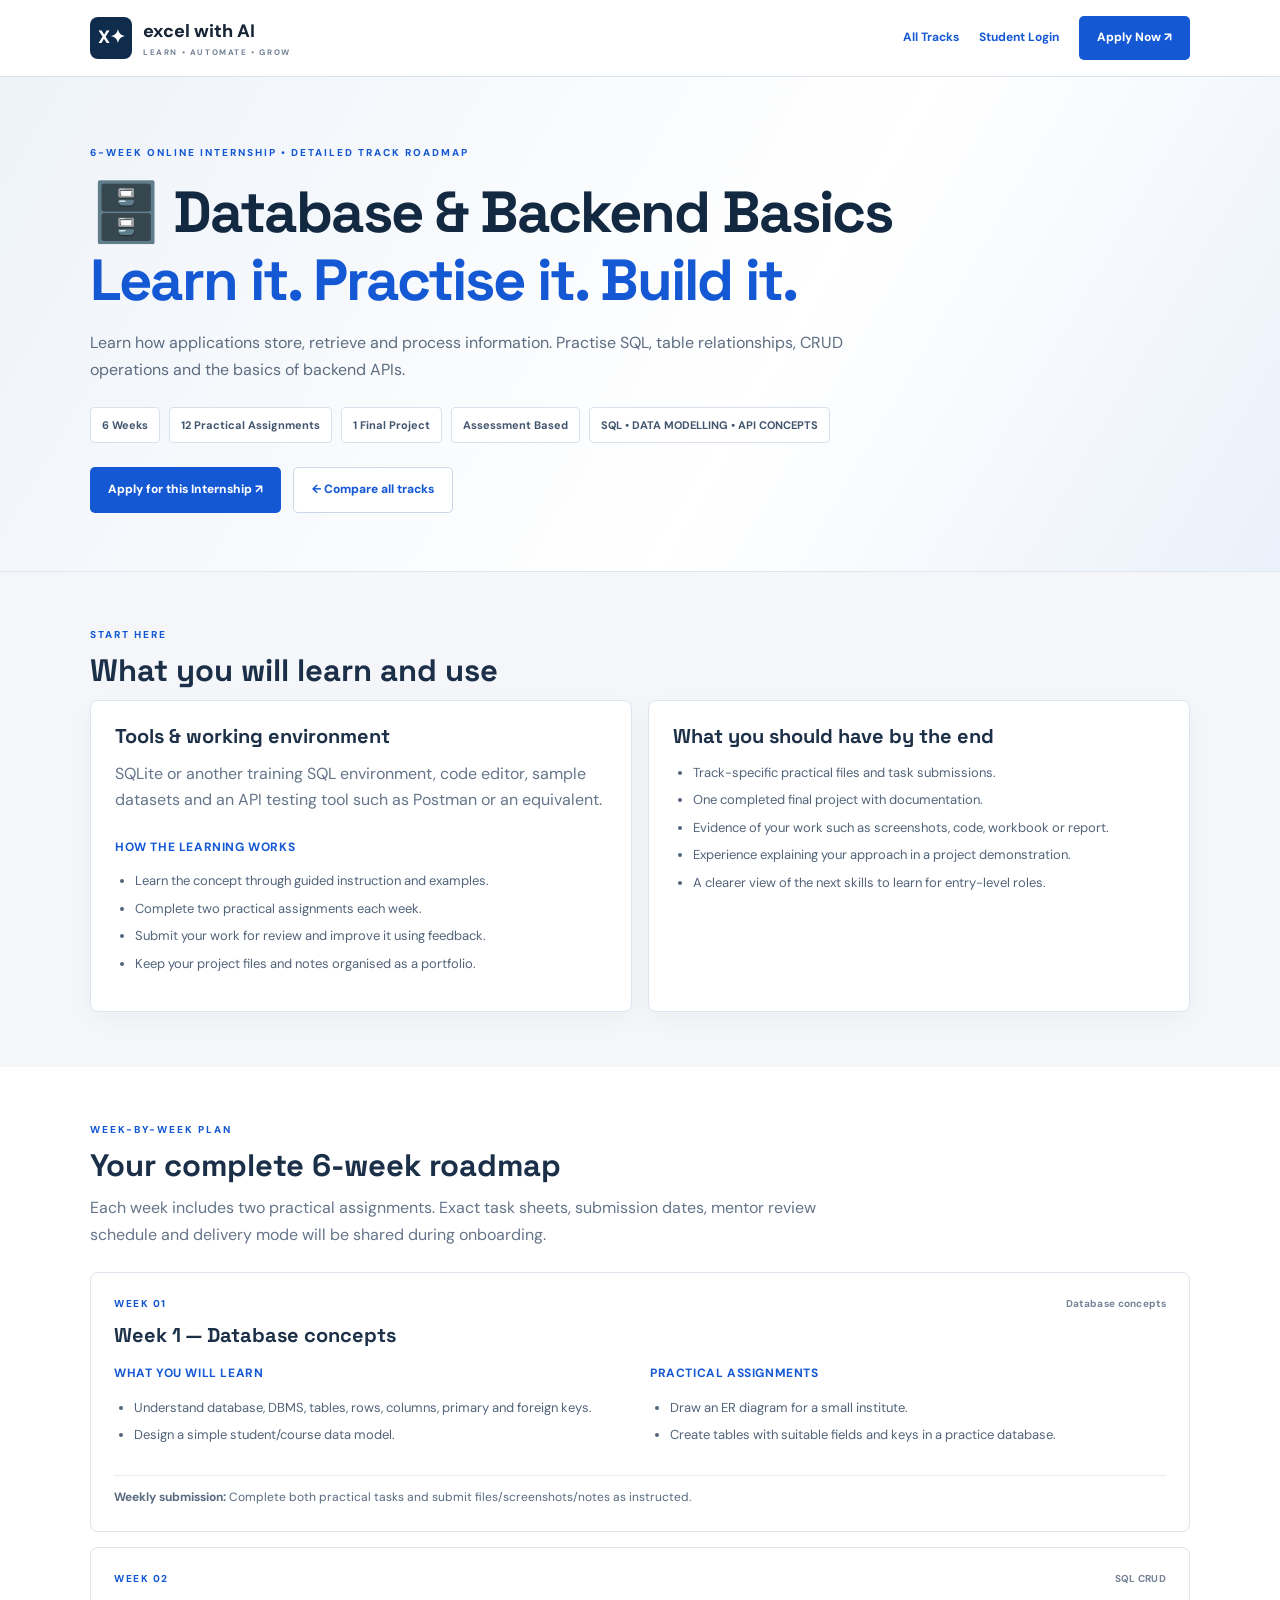
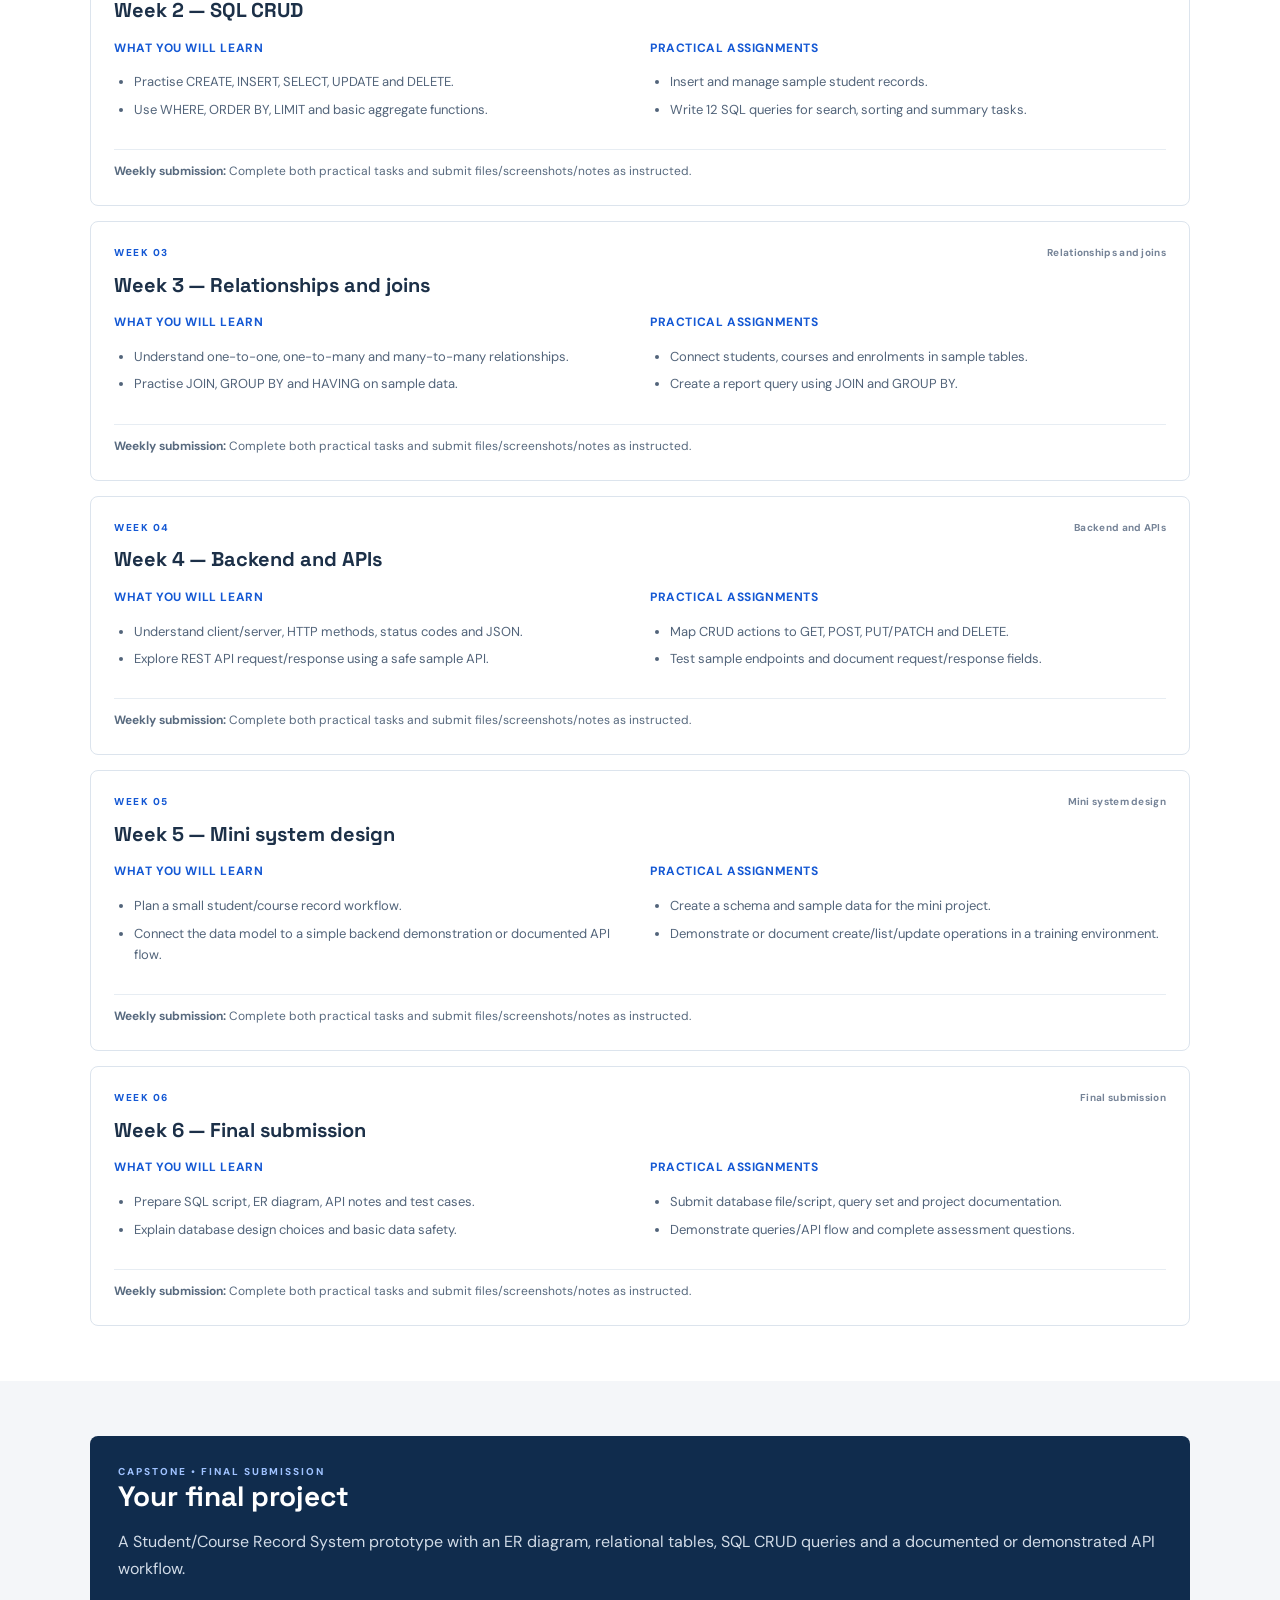
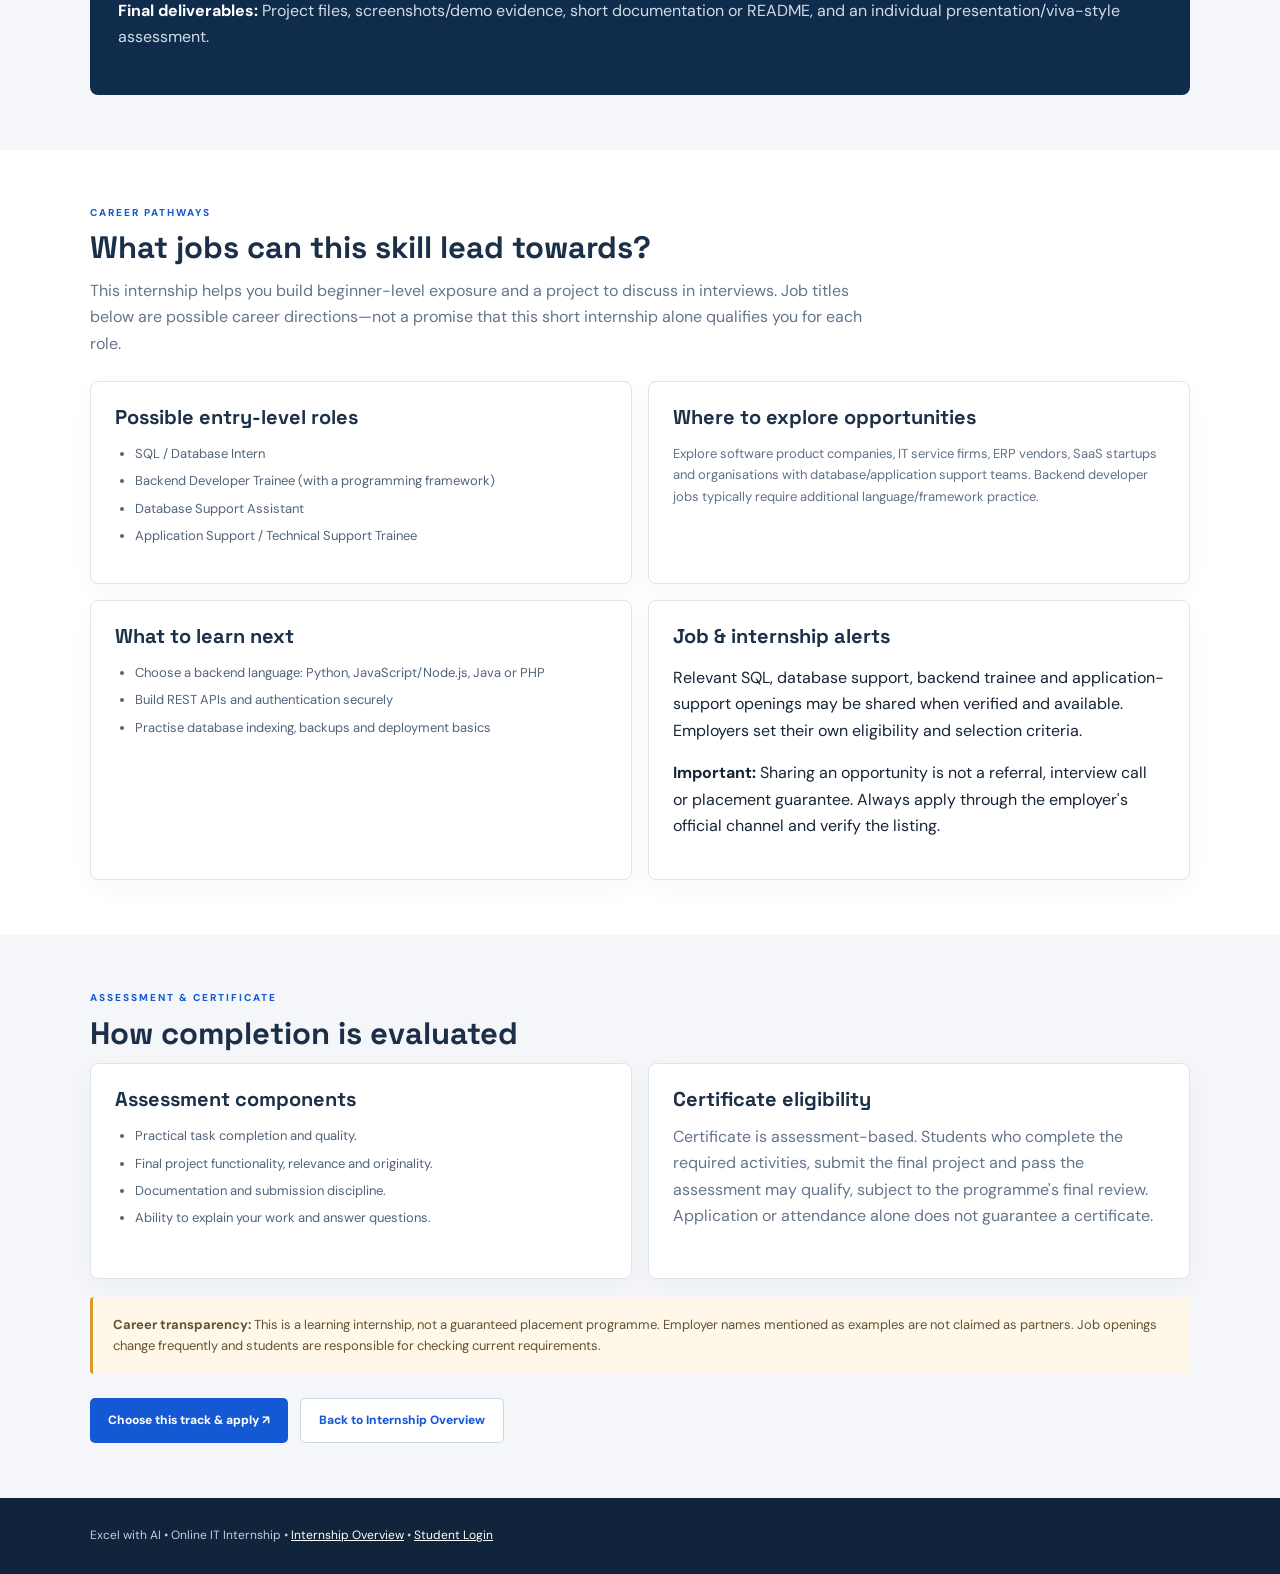
<file: database-backend.html>
<!DOCTYPE html>
<html lang="en">
<head>
<meta charset="UTF-8"><meta name="viewport" content="width=device-width, initial-scale=1.0">
<meta name="description" content="Detailed six-week Database &amp; Backend Basics internship roadmap, practical assignments, final project and career pathways.">
<title>Database &amp; Backend Basics Internship Roadmap | Excel with AI</title>
<link rel="preconnect" href="https://fonts.googleapis.com"><link rel="preconnect" href="https://fonts.gstatic.com" crossorigin>
<link href="https://fonts.googleapis.com/css2?family=DM+Sans:wght@400;500;600;700;800&family=Space+Grotesk:wght@500;600;700&display=swap" rel="stylesheet">
<style>
*{box-sizing:border-box}body{margin:0;background:#f4f6f9;color:#172536;font-family:'DM Sans',Arial,sans-serif;line-height:1.65}
.wrap{width:min(1100px,calc(100% - 36px));margin:auto}
header{background:#fff;border-bottom:1px solid #dce3eb;position:sticky;top:0;z-index:5}
.nav{height:76px;display:flex;align-items:center;justify-content:space-between;gap:15px}
.brand{display:flex;align-items:center;gap:11px;text-decoration:none;color:#172536;font-weight:800;font-size:18px}
.logo{width:42px;height:42px;background:#102c4d;color:#fff;border-radius:8px;display:grid;place-items:center}
.brand small{display:block;font-size:8px;letter-spacing:1.6px;color:#758397}
.navlinks{display:flex;gap:20px;align-items:center;font-size:12px;font-weight:700}
a{color:#1458d4}.navlinks a{text-decoration:none}
.btn{display:inline-flex;align-items:center;justify-content:center;background:#1458d4;color:white;padding:12px 18px;border-radius:5px;text-decoration:none;font-size:12px;font-weight:800}
.hero{background:linear-gradient(120deg,#eef3f9,#fff 60%,#eaf1fa);border-bottom:1px solid #e0e6ed;padding:68px 0 58px}
.eyebrow{color:#1458d4;font-size:10px;font-weight:800;letter-spacing:2px}
h1,h2,h3{font-family:'Space Grotesk',sans-serif;line-height:1.18}
h1{font-size:clamp(38px,5vw,58px);letter-spacing:-2px;color:#132941;margin:16px 0}
.lead{font-size:16px;color:#5d6d80;max-width:780px}
.tags{display:flex;gap:9px;flex-wrap:wrap;margin:24px 0}
.tag{background:#fff;border:1px solid #d9e2ec;border-radius:4px;padding:8px 11px;font-size:11px;color:#42566e;font-weight:700}
section{padding:55px 0}.section-title{font-size:31px;color:#1b3048;margin:8px 0 12px}
.sub{color:#65758a;max-width:780px;margin:0 0 24px}
.panel{background:#fff;border:1px solid #dce4ed;border-radius:8px;padding:24px;box-shadow:0 8px 24px rgba(25,48,76,.035)}
.grid2{display:grid;grid-template-columns:1fr 1fr;gap:16px}
h3{font-size:20px;color:#1c3048;margin:0 0 12px}h4{font-size:12px;letter-spacing:.6px;text-transform:uppercase;color:#1458d4;margin:0 0 8px}
ul{padding-left:20px;color:#52647a;font-size:13px}li{margin:6px 0}
.weeks{display:grid;gap:15px}
.week{background:#fff;border:1px solid #dce4ed;border-radius:8px;padding:23px}
.weektop{display:flex;justify-content:space-between;gap:10px;align-items:center;color:#1458d4;font-size:10px;letter-spacing:1.5px;font-weight:800}
.weektop b{color:#758397;letter-spacing:.3px;text-align:right}
.week h3{margin:12px 0 16px}
.cols{display:grid;grid-template-columns:1fr 1fr;gap:20px}
.deliver{border-top:1px solid #e7edf3;padding-top:12px;color:#586a7f;font-size:12px;margin:16px 0 0}
.project{background:#102c4d;color:#fff;border-radius:8px;padding:28px}
.project h2{font-size:28px;margin:0 0 12px}.project p{color:#d1dbe7}
.project strong{color:#fff}
.notice{background:#fff8e9;border-left:3px solid #d59a28;padding:17px 20px;color:#645333;font-size:13px;border-radius:4px}
.career{display:grid;grid-template-columns:1fr 1fr;gap:16px}
.career .panel p{color:#617187;font-size:13px}
footer{background:#10243b;color:#c4cfdd;padding:28px 0;font-size:12px}
footer a{color:#fff}
.cta{display:flex;gap:12px;flex-wrap:wrap;margin-top:24px}
@media(max-width:700px){.nav{height:auto;min-height:70px;flex-wrap:wrap;padding:12px 0}.navlinks{gap:12px;flex-wrap:wrap}.grid2,.cols,.career{grid-template-columns:1fr}section{padding:42px 0}.week{padding:18px}}
</style></head>
<body>
<header><div class="wrap nav"><a class="brand" href="../internship.html"><span class="logo">X✦</span><span>excel with AI<small>LEARN • AUTOMATE • GROW</small></span></a><nav class="navlinks"><a href="../internship.html#tracks">All Tracks</a><a href="../internship-login.html">Student Login</a><a class="btn" href="../internship.html#apply">Apply Now ↗</a></nav></div></header>
<main>
<section class="hero"><div class="wrap">
<div class="eyebrow">6-WEEK ONLINE INTERNSHIP • DETAILED TRACK ROADMAP</div>
<h1>🗄️ Database &amp; Backend Basics<br><span style="color:#1458d4">Learn it. Practise it. Build it.</span></h1>
<p class="lead">Learn how applications store, retrieve and process information. Practise SQL, table relationships, CRUD operations and the basics of backend APIs.</p>
<div class="tags"><span class="tag">6 Weeks</span><span class="tag">12 Practical Assignments</span><span class="tag">1 Final Project</span><span class="tag">Assessment Based</span><span class="tag">SQL • DATA MODELLING • API CONCEPTS</span></div>
<div class="cta"><a class="btn" href="../internship.html#apply">Apply for this Internship ↗</a><a class="btn" style="background:#fff;color:#1458d4;border:1px solid #cbd8e7" href="../internship.html#tracks">← Compare all tracks</a></div>
</div></section>
<section><div class="wrap"><div class="eyebrow">START HERE</div><h2 class="section-title">What you will learn and use</h2>
<div class="grid2"><article class="panel"><h3>Tools & working environment</h3><p class="sub">SQLite or another training SQL environment, code editor, sample datasets and an API testing tool such as Postman or an equivalent.</p><h4>How the learning works</h4><ul><li>Learn the concept through guided instruction and examples.</li><li>Complete two practical assignments each week.</li><li>Submit your work for review and improve it using feedback.</li><li>Keep your project files and notes organised as a portfolio.</li></ul></article>
<article class="panel"><h3>What you should have by the end</h3><ul><li>Track-specific practical files and task submissions.</li><li>One completed final project with documentation.</li><li>Evidence of your work such as screenshots, code, workbook or report.</li><li>Experience explaining your approach in a project demonstration.</li><li>A clearer view of the next skills to learn for entry-level roles.</li></ul></article></div>
</div></section>
<section style="background:#fff"><div class="wrap"><div class="eyebrow">WEEK-BY-WEEK PLAN</div><h2 class="section-title">Your complete 6-week roadmap</h2><p class="sub">Each week includes two practical assignments. Exact task sheets, submission dates, mentor review schedule and delivery mode will be shared during onboarding.</p><div class="weeks">
        <article class="week">
          <div class="weektop"><span>WEEK 01</span><b>Database concepts</b></div>
          <h3>Week 1 — Database concepts</h3>
          <div class="cols">
            <div><h4>What you will learn</h4><ul><li>Understand database, DBMS, tables, rows, columns, primary and foreign keys.</li><li>Design a simple student/course data model.</li></ul></div>
            <div><h4>Practical assignments</h4><ul><li>Draw an ER diagram for a small institute.</li><li>Create tables with suitable fields and keys in a practice database.</li></ul></div>
          </div>
          <p class="deliver"><b>Weekly submission:</b> Complete both practical tasks and submit files/screenshots/notes as instructed.</p>
        </article>
        <article class="week">
          <div class="weektop"><span>WEEK 02</span><b>SQL CRUD</b></div>
          <h3>Week 2 — SQL CRUD</h3>
          <div class="cols">
            <div><h4>What you will learn</h4><ul><li>Practise CREATE, INSERT, SELECT, UPDATE and DELETE.</li><li>Use WHERE, ORDER BY, LIMIT and basic aggregate functions.</li></ul></div>
            <div><h4>Practical assignments</h4><ul><li>Insert and manage sample student records.</li><li>Write 12 SQL queries for search, sorting and summary tasks.</li></ul></div>
          </div>
          <p class="deliver"><b>Weekly submission:</b> Complete both practical tasks and submit files/screenshots/notes as instructed.</p>
        </article>
        <article class="week">
          <div class="weektop"><span>WEEK 03</span><b>Relationships and joins</b></div>
          <h3>Week 3 — Relationships and joins</h3>
          <div class="cols">
            <div><h4>What you will learn</h4><ul><li>Understand one-to-one, one-to-many and many-to-many relationships.</li><li>Practise JOIN, GROUP BY and HAVING on sample data.</li></ul></div>
            <div><h4>Practical assignments</h4><ul><li>Connect students, courses and enrolments in sample tables.</li><li>Create a report query using JOIN and GROUP BY.</li></ul></div>
          </div>
          <p class="deliver"><b>Weekly submission:</b> Complete both practical tasks and submit files/screenshots/notes as instructed.</p>
        </article>
        <article class="week">
          <div class="weektop"><span>WEEK 04</span><b>Backend and APIs</b></div>
          <h3>Week 4 — Backend and APIs</h3>
          <div class="cols">
            <div><h4>What you will learn</h4><ul><li>Understand client/server, HTTP methods, status codes and JSON.</li><li>Explore REST API request/response using a safe sample API.</li></ul></div>
            <div><h4>Practical assignments</h4><ul><li>Map CRUD actions to GET, POST, PUT/PATCH and DELETE.</li><li>Test sample endpoints and document request/response fields.</li></ul></div>
          </div>
          <p class="deliver"><b>Weekly submission:</b> Complete both practical tasks and submit files/screenshots/notes as instructed.</p>
        </article>
        <article class="week">
          <div class="weektop"><span>WEEK 05</span><b>Mini system design</b></div>
          <h3>Week 5 — Mini system design</h3>
          <div class="cols">
            <div><h4>What you will learn</h4><ul><li>Plan a small student/course record workflow.</li><li>Connect the data model to a simple backend demonstration or documented API flow.</li></ul></div>
            <div><h4>Practical assignments</h4><ul><li>Create a schema and sample data for the mini project.</li><li>Demonstrate or document create/list/update operations in a training environment.</li></ul></div>
          </div>
          <p class="deliver"><b>Weekly submission:</b> Complete both practical tasks and submit files/screenshots/notes as instructed.</p>
        </article>
        <article class="week">
          <div class="weektop"><span>WEEK 06</span><b>Final submission</b></div>
          <h3>Week 6 — Final submission</h3>
          <div class="cols">
            <div><h4>What you will learn</h4><ul><li>Prepare SQL script, ER diagram, API notes and test cases.</li><li>Explain database design choices and basic data safety.</li></ul></div>
            <div><h4>Practical assignments</h4><ul><li>Submit database file/script, query set and project documentation.</li><li>Demonstrate queries/API flow and complete assessment questions.</li></ul></div>
          </div>
          <p class="deliver"><b>Weekly submission:</b> Complete both practical tasks and submit files/screenshots/notes as instructed.</p>
        </article></div></div></section>
<section><div class="wrap"><div class="project"><div class="eyebrow" style="color:#9fc2ff">CAPSTONE • FINAL SUBMISSION</div><h2>Your final project</h2><p>A Student/Course Record System prototype with an ER diagram, relational tables, SQL CRUD queries and a documented or demonstrated API workflow.</p><p><strong>Final deliverables:</strong> Project files, screenshots/demo evidence, short documentation or README, and an individual presentation/viva-style assessment.</p></div></div></section>
<section style="background:#fff"><div class="wrap"><div class="eyebrow">CAREER PATHWAYS</div><h2 class="section-title">What jobs can this skill lead towards?</h2><p class="sub">This internship helps you build beginner-level exposure and a project to discuss in interviews. Job titles below are possible career directions—not a promise that this short internship alone qualifies you for each role.</p>
<div class="career"><article class="panel"><h3>Possible entry-level roles</h3><ul><li>SQL / Database Intern</li><li>Backend Developer Trainee (with a programming framework)</li><li>Database Support Assistant</li><li>Application Support / Technical Support Trainee</li></ul></article><article class="panel"><h3>Where to explore opportunities</h3><p>Explore software product companies, IT service firms, ERP vendors, SaaS startups and organisations with database/application support teams. Backend developer jobs typically require additional language/framework practice.</p></article></div>
<div class="grid2" style="margin-top:16px"><article class="panel"><h3>What to learn next</h3><ul><li>Choose a backend language: Python, JavaScript/Node.js, Java or PHP</li><li>Build REST APIs and authentication securely</li><li>Practise database indexing, backups and deployment basics</li></ul></article><article class="panel"><h3>Job & internship alerts</h3><p>Relevant SQL, database support, backend trainee and application-support openings may be shared when verified and available. Employers set their own eligibility and selection criteria.</p><p><b>Important:</b> Sharing an opportunity is not a referral, interview call or placement guarantee. Always apply through the employer's official channel and verify the listing.</p></article></div>
</div></section>
<section><div class="wrap"><div class="eyebrow">ASSESSMENT & CERTIFICATE</div><h2 class="section-title">How completion is evaluated</h2><div class="grid2"><article class="panel"><h3>Assessment components</h3><ul><li>Practical task completion and quality.</li><li>Final project functionality, relevance and originality.</li><li>Documentation and submission discipline.</li><li>Ability to explain your work and answer questions.</li></ul></article><article class="panel"><h3>Certificate eligibility</h3><p class="sub">Certificate is assessment-based. Students who complete the required activities, submit the final project and pass the assessment may qualify, subject to the programme's final review. Application or attendance alone does not guarantee a certificate.</p></article></div>
<div class="notice" style="margin-top:18px"><b>Career transparency:</b> This is a learning internship, not a guaranteed placement programme. Employer names mentioned as examples are not claimed as partners. Job openings change frequently and students are responsible for checking current requirements.</div>
<div class="cta"><a class="btn" href="../internship.html#apply">Choose this track & apply ↗</a><a class="btn" style="background:#fff;color:#1458d4;border:1px solid #cbd8e7" href="../internship.html">Back to Internship Overview</a></div>
</div></section>
</main>
<footer><div class="wrap">Excel with AI • Online IT Internship • <a href="../internship.html">Internship Overview</a> • <a href="../internship-login.html">Student Login</a></div></footer>
</body></html>
</file>
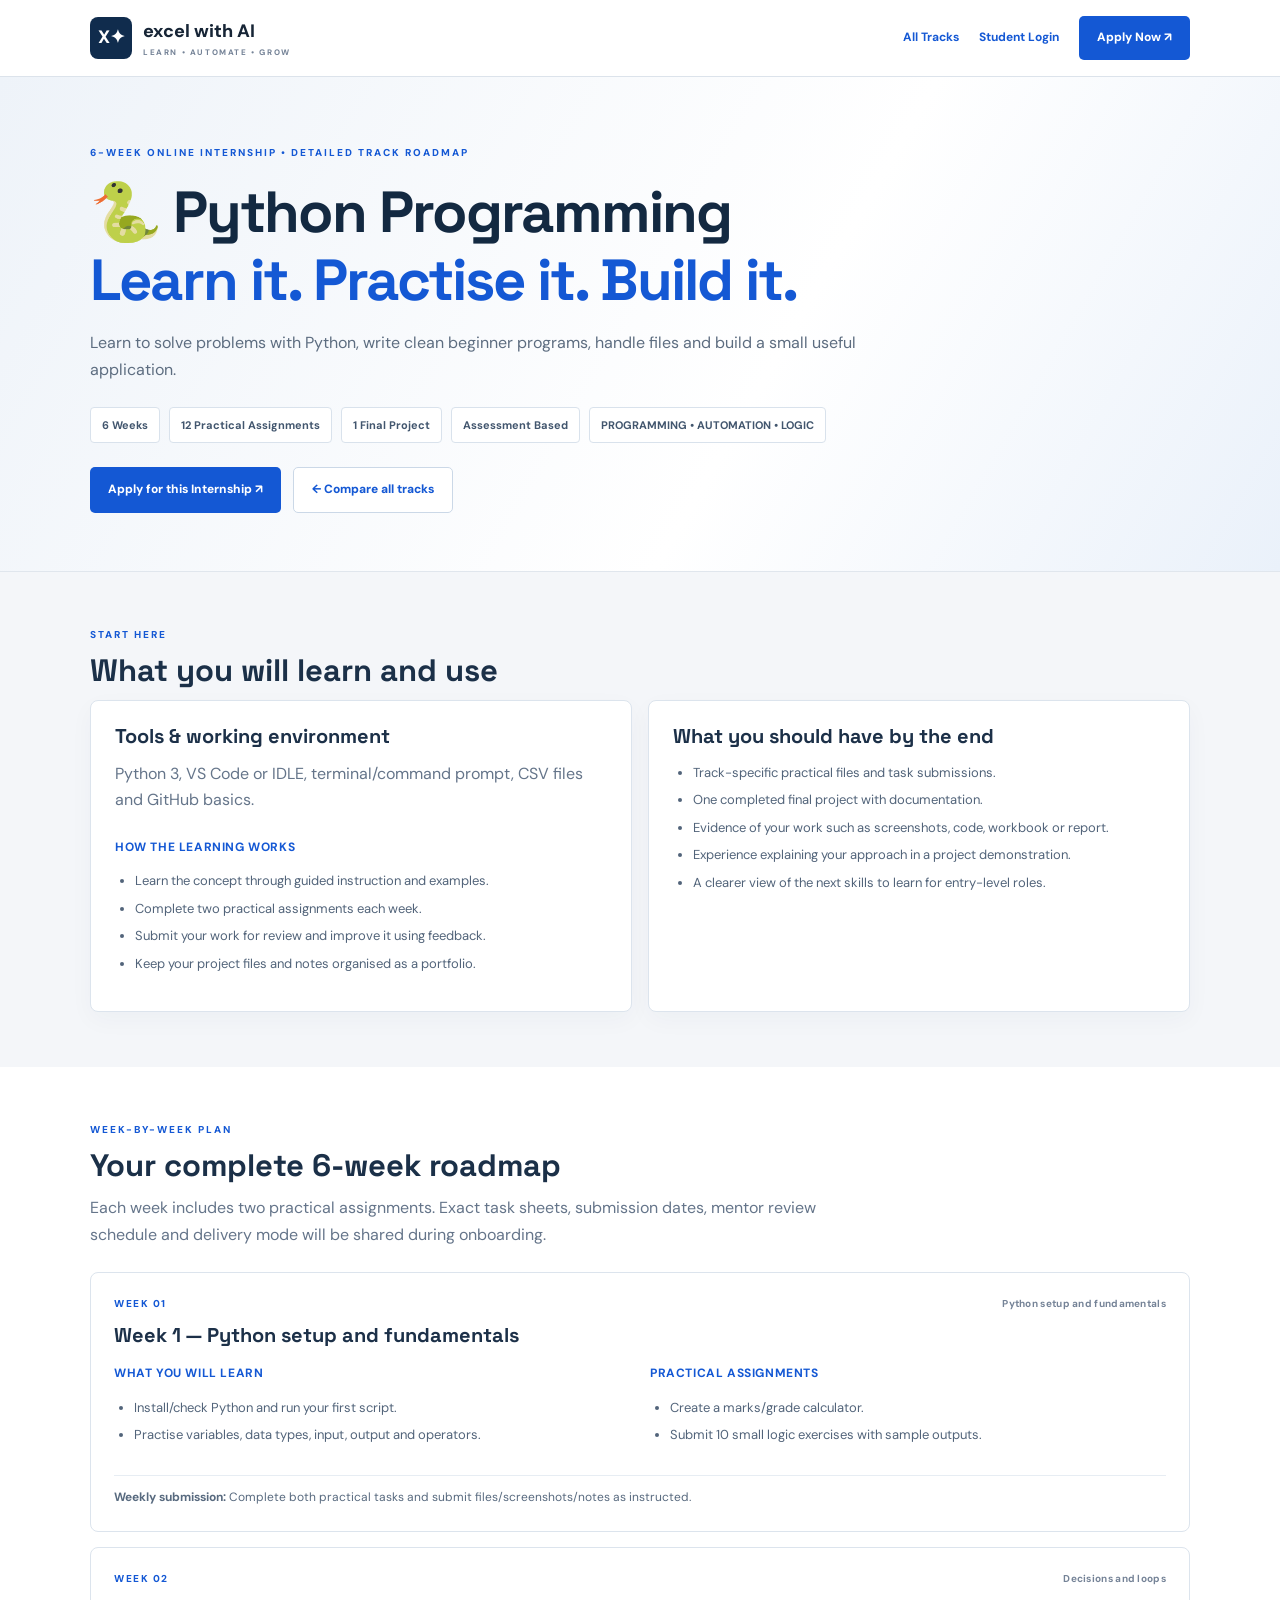
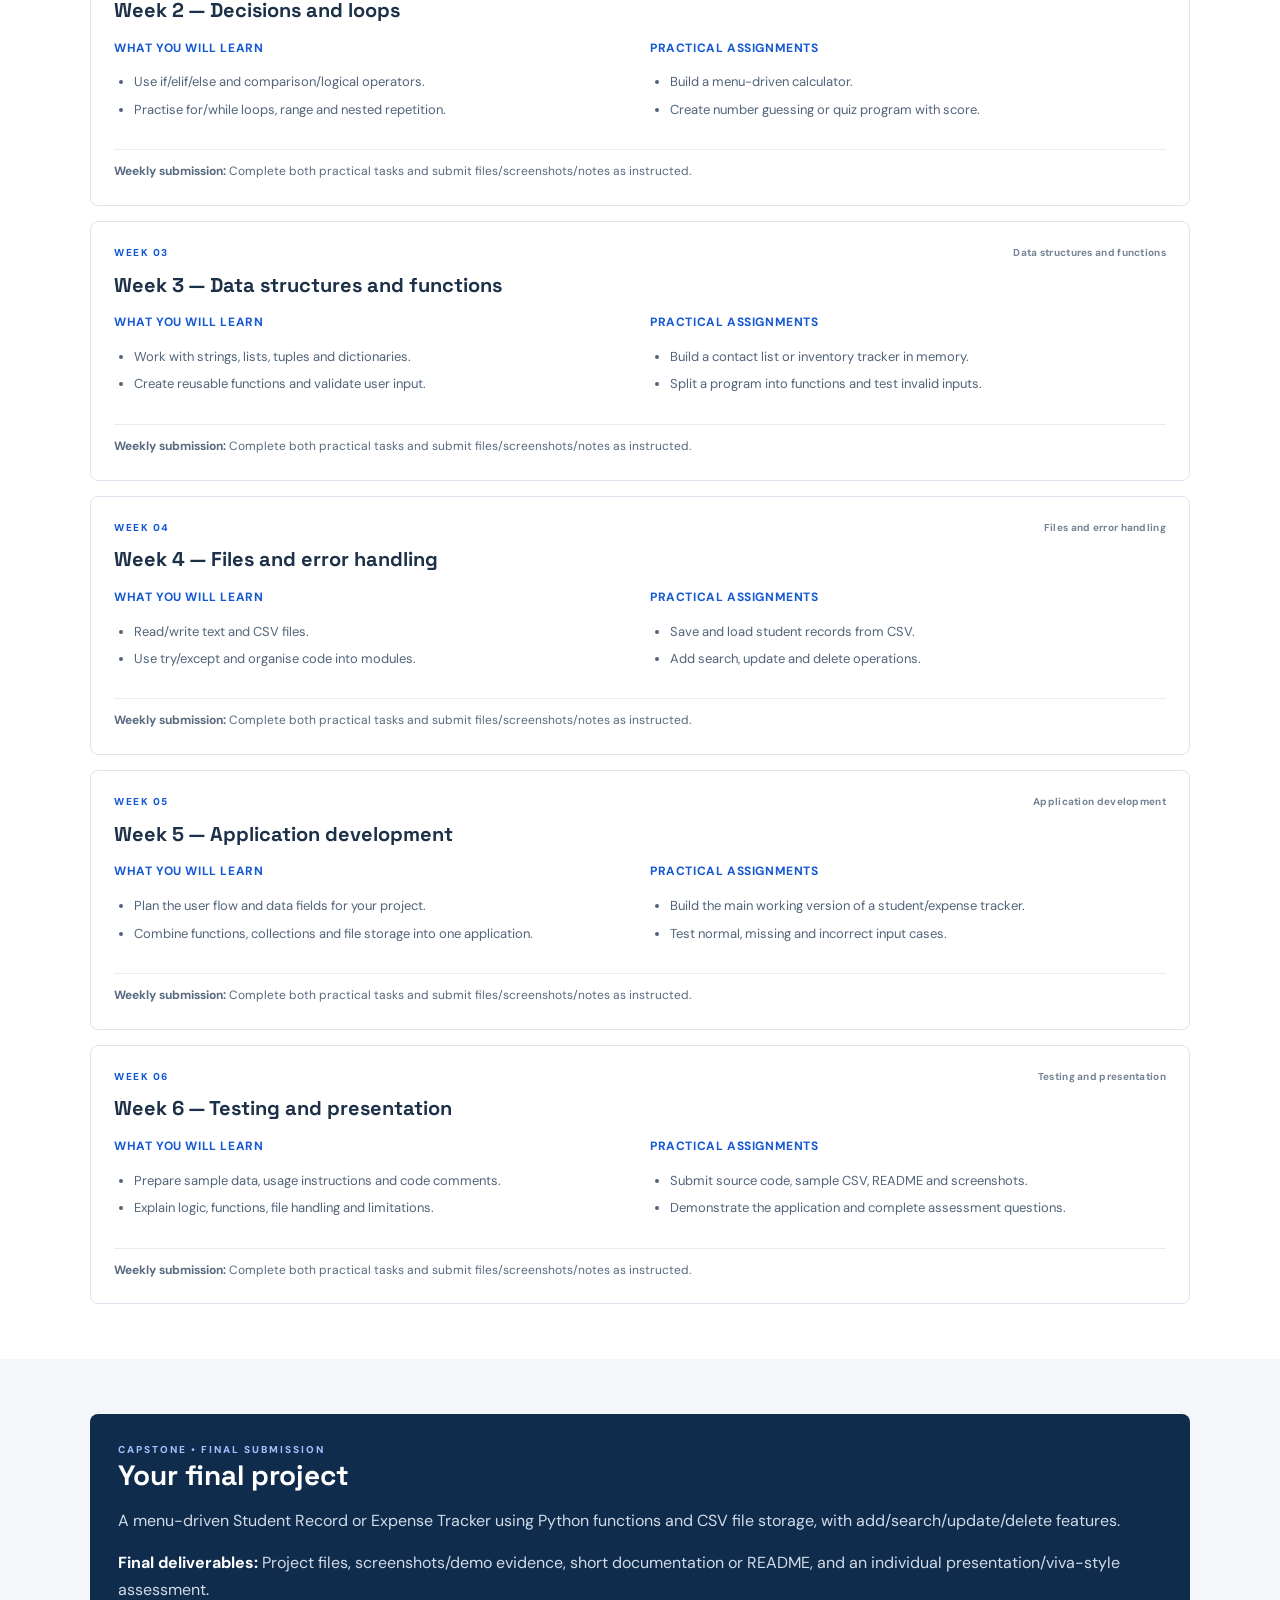
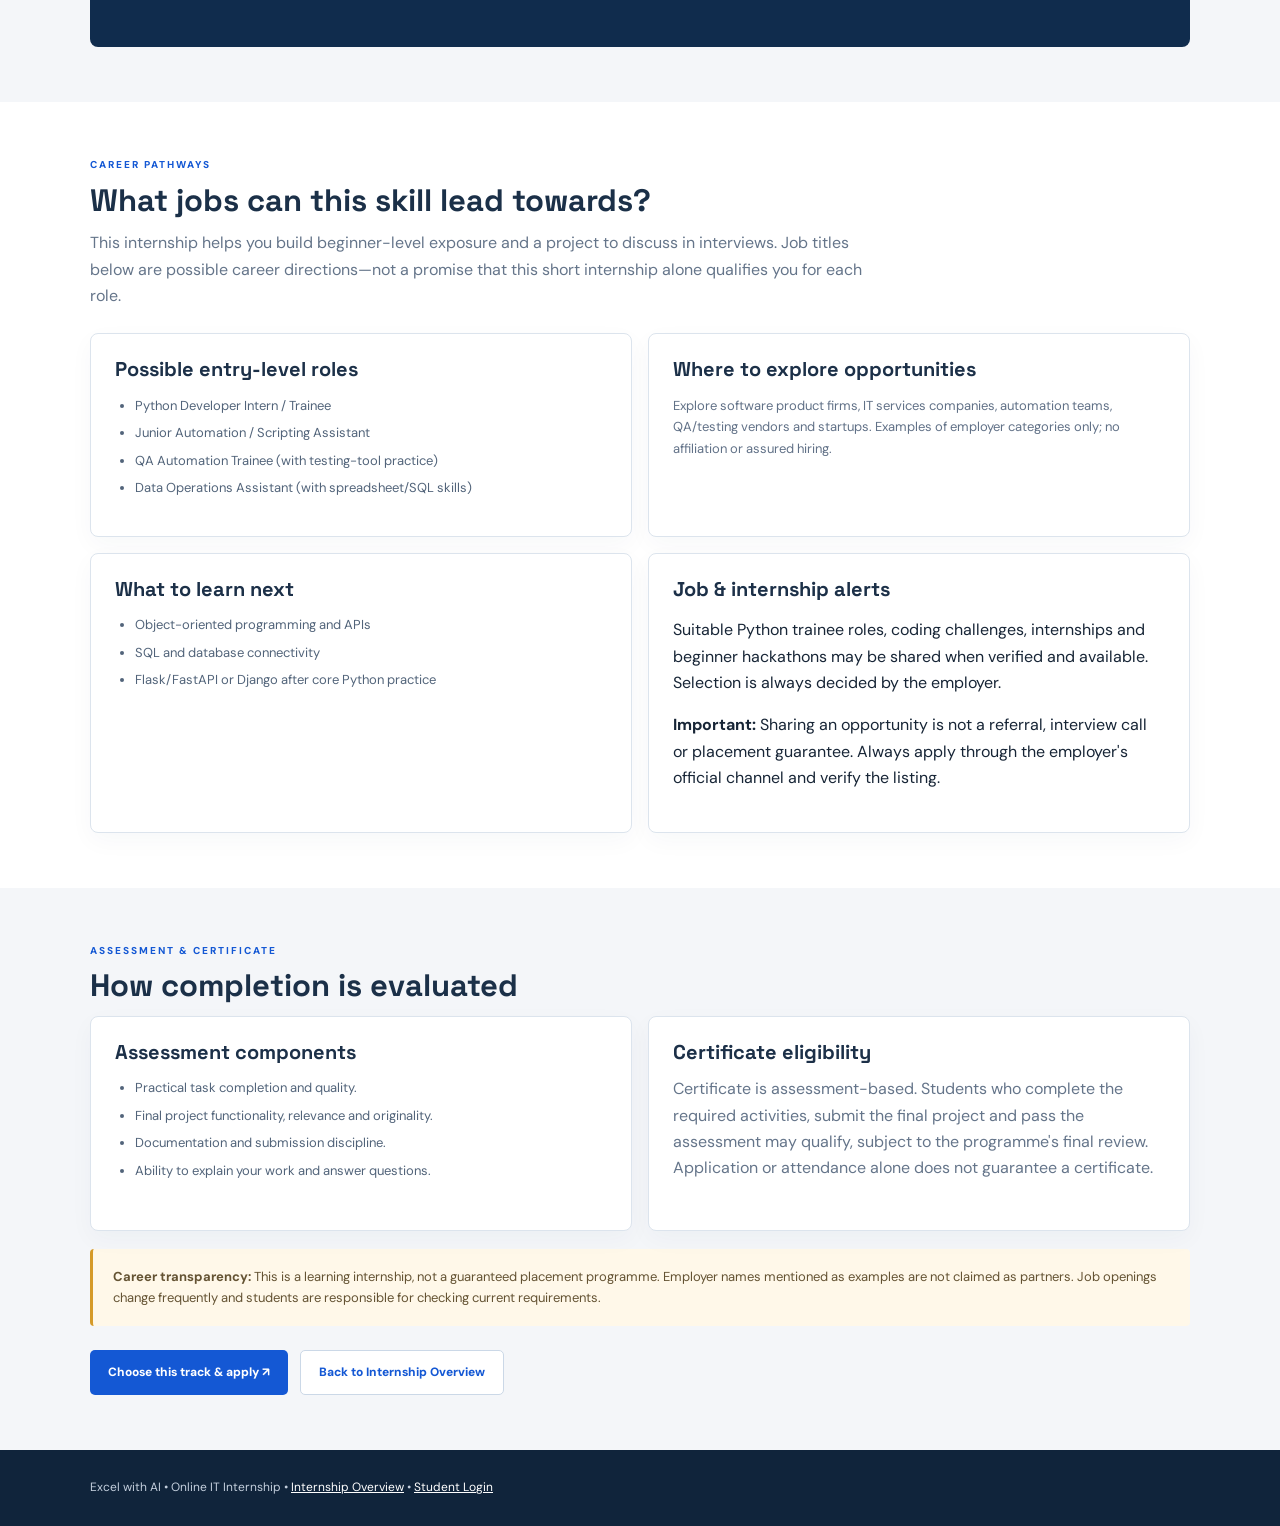
<file: python-programming.html>
<!DOCTYPE html>
<html lang="en">
<head>
<meta charset="UTF-8"><meta name="viewport" content="width=device-width, initial-scale=1.0">
<meta name="description" content="Detailed six-week Python Programming internship roadmap, practical assignments, final project and career pathways.">
<title>Python Programming Internship Roadmap | Excel with AI</title>
<link rel="preconnect" href="https://fonts.googleapis.com"><link rel="preconnect" href="https://fonts.gstatic.com" crossorigin>
<link href="https://fonts.googleapis.com/css2?family=DM+Sans:wght@400;500;600;700;800&family=Space+Grotesk:wght@500;600;700&display=swap" rel="stylesheet">
<style>
*{box-sizing:border-box}body{margin:0;background:#f4f6f9;color:#172536;font-family:'DM Sans',Arial,sans-serif;line-height:1.65}
.wrap{width:min(1100px,calc(100% - 36px));margin:auto}
header{background:#fff;border-bottom:1px solid #dce3eb;position:sticky;top:0;z-index:5}
.nav{height:76px;display:flex;align-items:center;justify-content:space-between;gap:15px}
.brand{display:flex;align-items:center;gap:11px;text-decoration:none;color:#172536;font-weight:800;font-size:18px}
.logo{width:42px;height:42px;background:#102c4d;color:#fff;border-radius:8px;display:grid;place-items:center}
.brand small{display:block;font-size:8px;letter-spacing:1.6px;color:#758397}
.navlinks{display:flex;gap:20px;align-items:center;font-size:12px;font-weight:700}
a{color:#1458d4}.navlinks a{text-decoration:none}
.btn{display:inline-flex;align-items:center;justify-content:center;background:#1458d4;color:white;padding:12px 18px;border-radius:5px;text-decoration:none;font-size:12px;font-weight:800}
.hero{background:linear-gradient(120deg,#eef3f9,#fff 60%,#eaf1fa);border-bottom:1px solid #e0e6ed;padding:68px 0 58px}
.eyebrow{color:#1458d4;font-size:10px;font-weight:800;letter-spacing:2px}
h1,h2,h3{font-family:'Space Grotesk',sans-serif;line-height:1.18}
h1{font-size:clamp(38px,5vw,58px);letter-spacing:-2px;color:#132941;margin:16px 0}
.lead{font-size:16px;color:#5d6d80;max-width:780px}
.tags{display:flex;gap:9px;flex-wrap:wrap;margin:24px 0}
.tag{background:#fff;border:1px solid #d9e2ec;border-radius:4px;padding:8px 11px;font-size:11px;color:#42566e;font-weight:700}
section{padding:55px 0}.section-title{font-size:31px;color:#1b3048;margin:8px 0 12px}
.sub{color:#65758a;max-width:780px;margin:0 0 24px}
.panel{background:#fff;border:1px solid #dce4ed;border-radius:8px;padding:24px;box-shadow:0 8px 24px rgba(25,48,76,.035)}
.grid2{display:grid;grid-template-columns:1fr 1fr;gap:16px}
h3{font-size:20px;color:#1c3048;margin:0 0 12px}h4{font-size:12px;letter-spacing:.6px;text-transform:uppercase;color:#1458d4;margin:0 0 8px}
ul{padding-left:20px;color:#52647a;font-size:13px}li{margin:6px 0}
.weeks{display:grid;gap:15px}
.week{background:#fff;border:1px solid #dce4ed;border-radius:8px;padding:23px}
.weektop{display:flex;justify-content:space-between;gap:10px;align-items:center;color:#1458d4;font-size:10px;letter-spacing:1.5px;font-weight:800}
.weektop b{color:#758397;letter-spacing:.3px;text-align:right}
.week h3{margin:12px 0 16px}
.cols{display:grid;grid-template-columns:1fr 1fr;gap:20px}
.deliver{border-top:1px solid #e7edf3;padding-top:12px;color:#586a7f;font-size:12px;margin:16px 0 0}
.project{background:#102c4d;color:#fff;border-radius:8px;padding:28px}
.project h2{font-size:28px;margin:0 0 12px}.project p{color:#d1dbe7}
.project strong{color:#fff}
.notice{background:#fff8e9;border-left:3px solid #d59a28;padding:17px 20px;color:#645333;font-size:13px;border-radius:4px}
.career{display:grid;grid-template-columns:1fr 1fr;gap:16px}
.career .panel p{color:#617187;font-size:13px}
footer{background:#10243b;color:#c4cfdd;padding:28px 0;font-size:12px}
footer a{color:#fff}
.cta{display:flex;gap:12px;flex-wrap:wrap;margin-top:24px}
@media(max-width:700px){.nav{height:auto;min-height:70px;flex-wrap:wrap;padding:12px 0}.navlinks{gap:12px;flex-wrap:wrap}.grid2,.cols,.career{grid-template-columns:1fr}section{padding:42px 0}.week{padding:18px}}
</style></head>
<body>
<header><div class="wrap nav"><a class="brand" href="../internship.html"><span class="logo">X✦</span><span>excel with AI<small>LEARN • AUTOMATE • GROW</small></span></a><nav class="navlinks"><a href="../internship.html#tracks">All Tracks</a><a href="../internship-login.html">Student Login</a><a class="btn" href="../internship.html#apply">Apply Now ↗</a></nav></div></header>
<main>
<section class="hero"><div class="wrap">
<div class="eyebrow">6-WEEK ONLINE INTERNSHIP • DETAILED TRACK ROADMAP</div>
<h1>🐍 Python Programming<br><span style="color:#1458d4">Learn it. Practise it. Build it.</span></h1>
<p class="lead">Learn to solve problems with Python, write clean beginner programs, handle files and build a small useful application.</p>
<div class="tags"><span class="tag">6 Weeks</span><span class="tag">12 Practical Assignments</span><span class="tag">1 Final Project</span><span class="tag">Assessment Based</span><span class="tag">PROGRAMMING • AUTOMATION • LOGIC</span></div>
<div class="cta"><a class="btn" href="../internship.html#apply">Apply for this Internship ↗</a><a class="btn" style="background:#fff;color:#1458d4;border:1px solid #cbd8e7" href="../internship.html#tracks">← Compare all tracks</a></div>
</div></section>
<section><div class="wrap"><div class="eyebrow">START HERE</div><h2 class="section-title">What you will learn and use</h2>
<div class="grid2"><article class="panel"><h3>Tools & working environment</h3><p class="sub">Python 3, VS Code or IDLE, terminal/command prompt, CSV files and GitHub basics.</p><h4>How the learning works</h4><ul><li>Learn the concept through guided instruction and examples.</li><li>Complete two practical assignments each week.</li><li>Submit your work for review and improve it using feedback.</li><li>Keep your project files and notes organised as a portfolio.</li></ul></article>
<article class="panel"><h3>What you should have by the end</h3><ul><li>Track-specific practical files and task submissions.</li><li>One completed final project with documentation.</li><li>Evidence of your work such as screenshots, code, workbook or report.</li><li>Experience explaining your approach in a project demonstration.</li><li>A clearer view of the next skills to learn for entry-level roles.</li></ul></article></div>
</div></section>
<section style="background:#fff"><div class="wrap"><div class="eyebrow">WEEK-BY-WEEK PLAN</div><h2 class="section-title">Your complete 6-week roadmap</h2><p class="sub">Each week includes two practical assignments. Exact task sheets, submission dates, mentor review schedule and delivery mode will be shared during onboarding.</p><div class="weeks">
        <article class="week">
          <div class="weektop"><span>WEEK 01</span><b>Python setup and fundamentals</b></div>
          <h3>Week 1 — Python setup and fundamentals</h3>
          <div class="cols">
            <div><h4>What you will learn</h4><ul><li>Install/check Python and run your first script.</li><li>Practise variables, data types, input, output and operators.</li></ul></div>
            <div><h4>Practical assignments</h4><ul><li>Create a marks/grade calculator.</li><li>Submit 10 small logic exercises with sample outputs.</li></ul></div>
          </div>
          <p class="deliver"><b>Weekly submission:</b> Complete both practical tasks and submit files/screenshots/notes as instructed.</p>
        </article>
        <article class="week">
          <div class="weektop"><span>WEEK 02</span><b>Decisions and loops</b></div>
          <h3>Week 2 — Decisions and loops</h3>
          <div class="cols">
            <div><h4>What you will learn</h4><ul><li>Use if/elif/else and comparison/logical operators.</li><li>Practise for/while loops, range and nested repetition.</li></ul></div>
            <div><h4>Practical assignments</h4><ul><li>Build a menu-driven calculator.</li><li>Create number guessing or quiz program with score.</li></ul></div>
          </div>
          <p class="deliver"><b>Weekly submission:</b> Complete both practical tasks and submit files/screenshots/notes as instructed.</p>
        </article>
        <article class="week">
          <div class="weektop"><span>WEEK 03</span><b>Data structures and functions</b></div>
          <h3>Week 3 — Data structures and functions</h3>
          <div class="cols">
            <div><h4>What you will learn</h4><ul><li>Work with strings, lists, tuples and dictionaries.</li><li>Create reusable functions and validate user input.</li></ul></div>
            <div><h4>Practical assignments</h4><ul><li>Build a contact list or inventory tracker in memory.</li><li>Split a program into functions and test invalid inputs.</li></ul></div>
          </div>
          <p class="deliver"><b>Weekly submission:</b> Complete both practical tasks and submit files/screenshots/notes as instructed.</p>
        </article>
        <article class="week">
          <div class="weektop"><span>WEEK 04</span><b>Files and error handling</b></div>
          <h3>Week 4 — Files and error handling</h3>
          <div class="cols">
            <div><h4>What you will learn</h4><ul><li>Read/write text and CSV files.</li><li>Use try/except and organise code into modules.</li></ul></div>
            <div><h4>Practical assignments</h4><ul><li>Save and load student records from CSV.</li><li>Add search, update and delete operations.</li></ul></div>
          </div>
          <p class="deliver"><b>Weekly submission:</b> Complete both practical tasks and submit files/screenshots/notes as instructed.</p>
        </article>
        <article class="week">
          <div class="weektop"><span>WEEK 05</span><b>Application development</b></div>
          <h3>Week 5 — Application development</h3>
          <div class="cols">
            <div><h4>What you will learn</h4><ul><li>Plan the user flow and data fields for your project.</li><li>Combine functions, collections and file storage into one application.</li></ul></div>
            <div><h4>Practical assignments</h4><ul><li>Build the main working version of a student/expense tracker.</li><li>Test normal, missing and incorrect input cases.</li></ul></div>
          </div>
          <p class="deliver"><b>Weekly submission:</b> Complete both practical tasks and submit files/screenshots/notes as instructed.</p>
        </article>
        <article class="week">
          <div class="weektop"><span>WEEK 06</span><b>Testing and presentation</b></div>
          <h3>Week 6 — Testing and presentation</h3>
          <div class="cols">
            <div><h4>What you will learn</h4><ul><li>Prepare sample data, usage instructions and code comments.</li><li>Explain logic, functions, file handling and limitations.</li></ul></div>
            <div><h4>Practical assignments</h4><ul><li>Submit source code, sample CSV, README and screenshots.</li><li>Demonstrate the application and complete assessment questions.</li></ul></div>
          </div>
          <p class="deliver"><b>Weekly submission:</b> Complete both practical tasks and submit files/screenshots/notes as instructed.</p>
        </article></div></div></section>
<section><div class="wrap"><div class="project"><div class="eyebrow" style="color:#9fc2ff">CAPSTONE • FINAL SUBMISSION</div><h2>Your final project</h2><p>A menu-driven Student Record or Expense Tracker using Python functions and CSV file storage, with add/search/update/delete features.</p><p><strong>Final deliverables:</strong> Project files, screenshots/demo evidence, short documentation or README, and an individual presentation/viva-style assessment.</p></div></div></section>
<section style="background:#fff"><div class="wrap"><div class="eyebrow">CAREER PATHWAYS</div><h2 class="section-title">What jobs can this skill lead towards?</h2><p class="sub">This internship helps you build beginner-level exposure and a project to discuss in interviews. Job titles below are possible career directions—not a promise that this short internship alone qualifies you for each role.</p>
<div class="career"><article class="panel"><h3>Possible entry-level roles</h3><ul><li>Python Developer Intern / Trainee</li><li>Junior Automation / Scripting Assistant</li><li>QA Automation Trainee (with testing-tool practice)</li><li>Data Operations Assistant (with spreadsheet/SQL skills)</li></ul></article><article class="panel"><h3>Where to explore opportunities</h3><p>Explore software product firms, IT services companies, automation teams, QA/testing vendors and startups. Examples of employer categories only; no affiliation or assured hiring.</p></article></div>
<div class="grid2" style="margin-top:16px"><article class="panel"><h3>What to learn next</h3><ul><li>Object-oriented programming and APIs</li><li>SQL and database connectivity</li><li>Flask/FastAPI or Django after core Python practice</li></ul></article><article class="panel"><h3>Job & internship alerts</h3><p>Suitable Python trainee roles, coding challenges, internships and beginner hackathons may be shared when verified and available. Selection is always decided by the employer.</p><p><b>Important:</b> Sharing an opportunity is not a referral, interview call or placement guarantee. Always apply through the employer's official channel and verify the listing.</p></article></div>
</div></section>
<section><div class="wrap"><div class="eyebrow">ASSESSMENT & CERTIFICATE</div><h2 class="section-title">How completion is evaluated</h2><div class="grid2"><article class="panel"><h3>Assessment components</h3><ul><li>Practical task completion and quality.</li><li>Final project functionality, relevance and originality.</li><li>Documentation and submission discipline.</li><li>Ability to explain your work and answer questions.</li></ul></article><article class="panel"><h3>Certificate eligibility</h3><p class="sub">Certificate is assessment-based. Students who complete the required activities, submit the final project and pass the assessment may qualify, subject to the programme's final review. Application or attendance alone does not guarantee a certificate.</p></article></div>
<div class="notice" style="margin-top:18px"><b>Career transparency:</b> This is a learning internship, not a guaranteed placement programme. Employer names mentioned as examples are not claimed as partners. Job openings change frequently and students are responsible for checking current requirements.</div>
<div class="cta"><a class="btn" href="../internship.html#apply">Choose this track & apply ↗</a><a class="btn" style="background:#fff;color:#1458d4;border:1px solid #cbd8e7" href="../internship.html">Back to Internship Overview</a></div>
</div></section>
</main>
<footer><div class="wrap">Excel with AI • Online IT Internship • <a href="../internship.html">Internship Overview</a> • <a href="../internship-login.html">Student Login</a></div></footer>
</body></html>
</file>
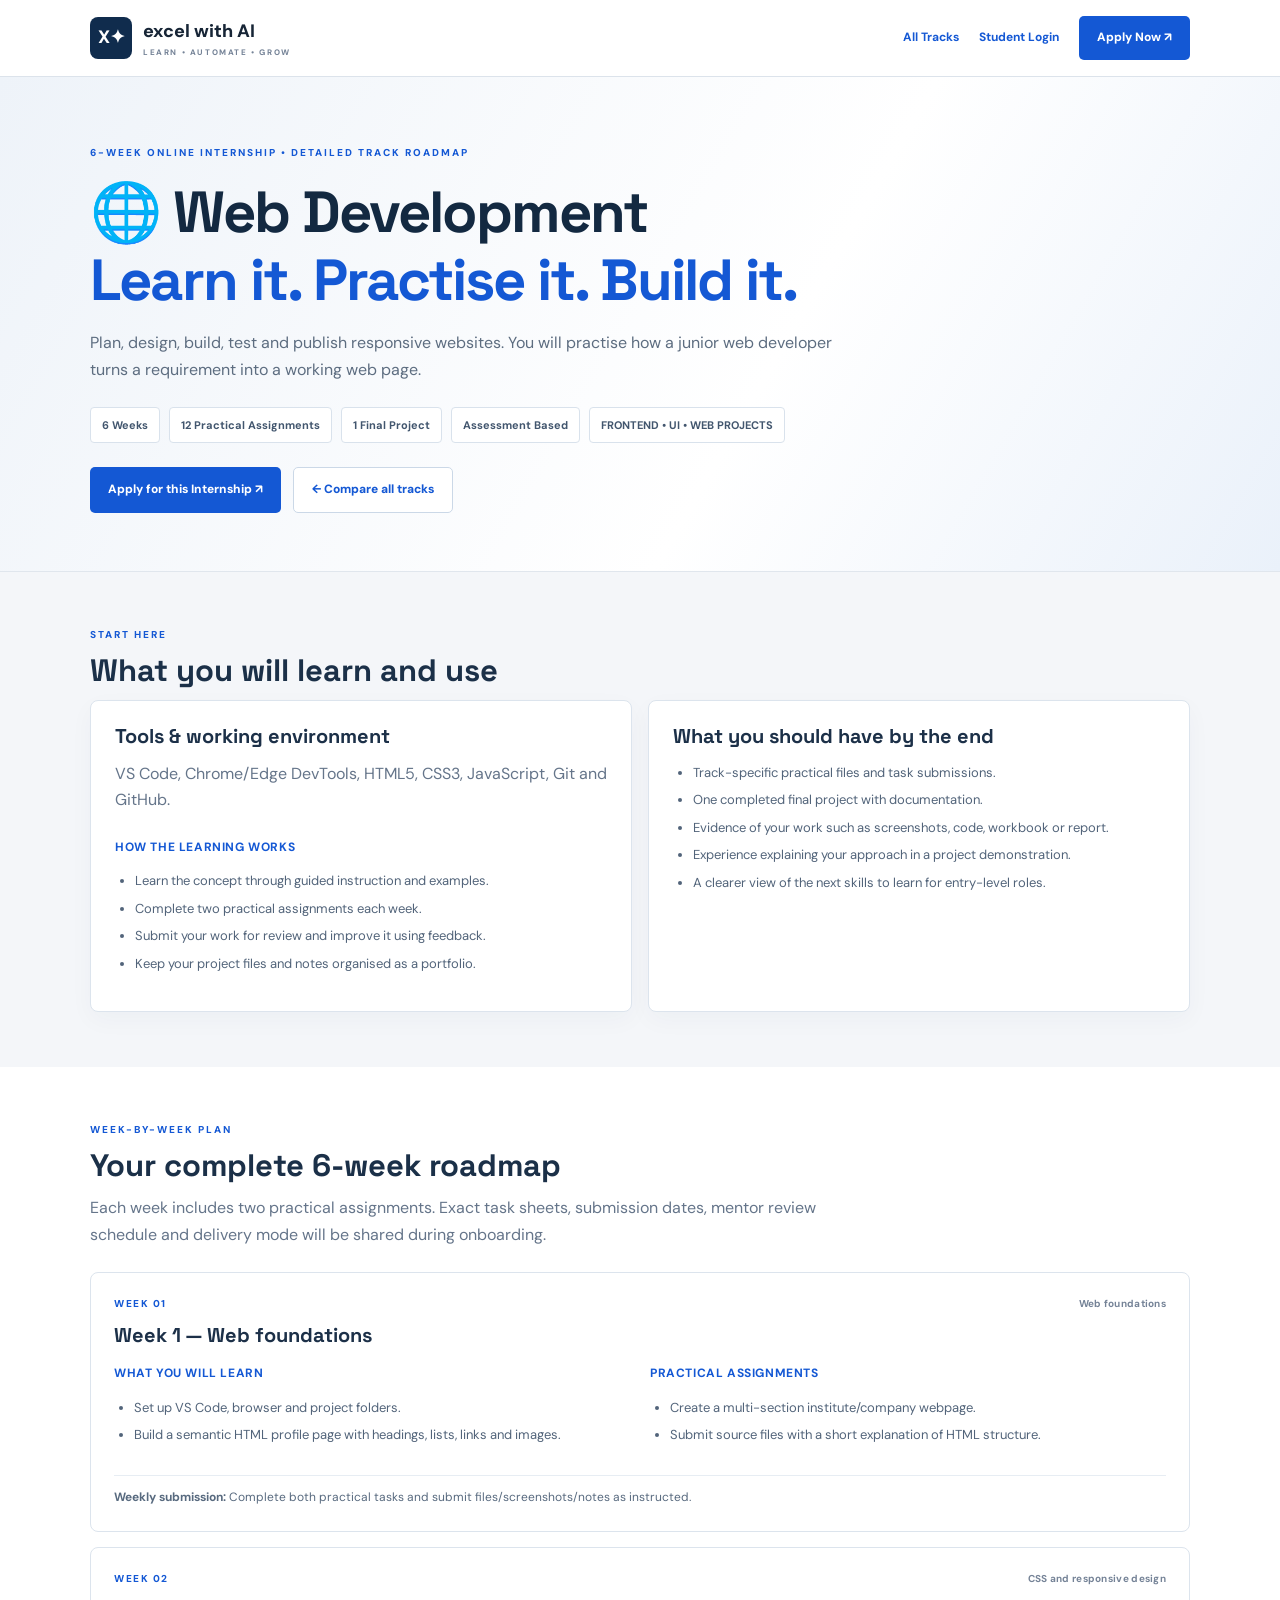
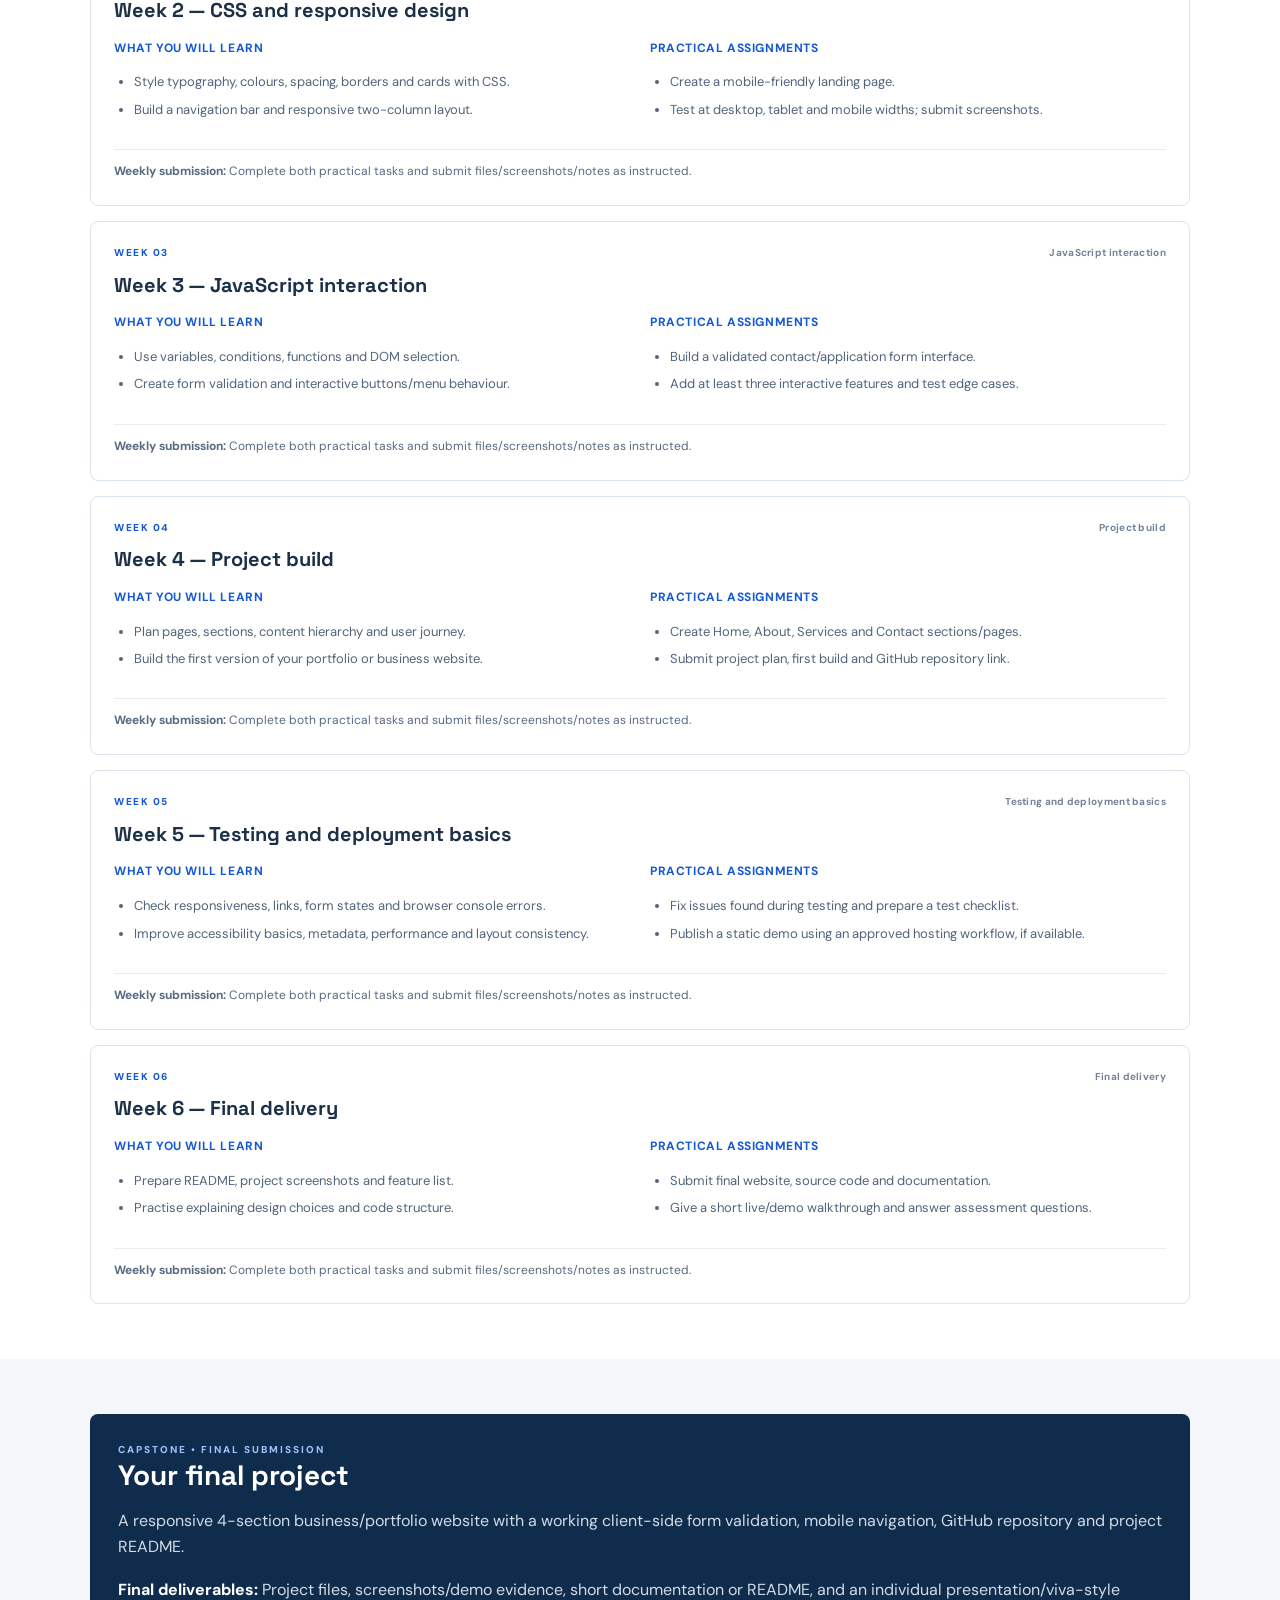
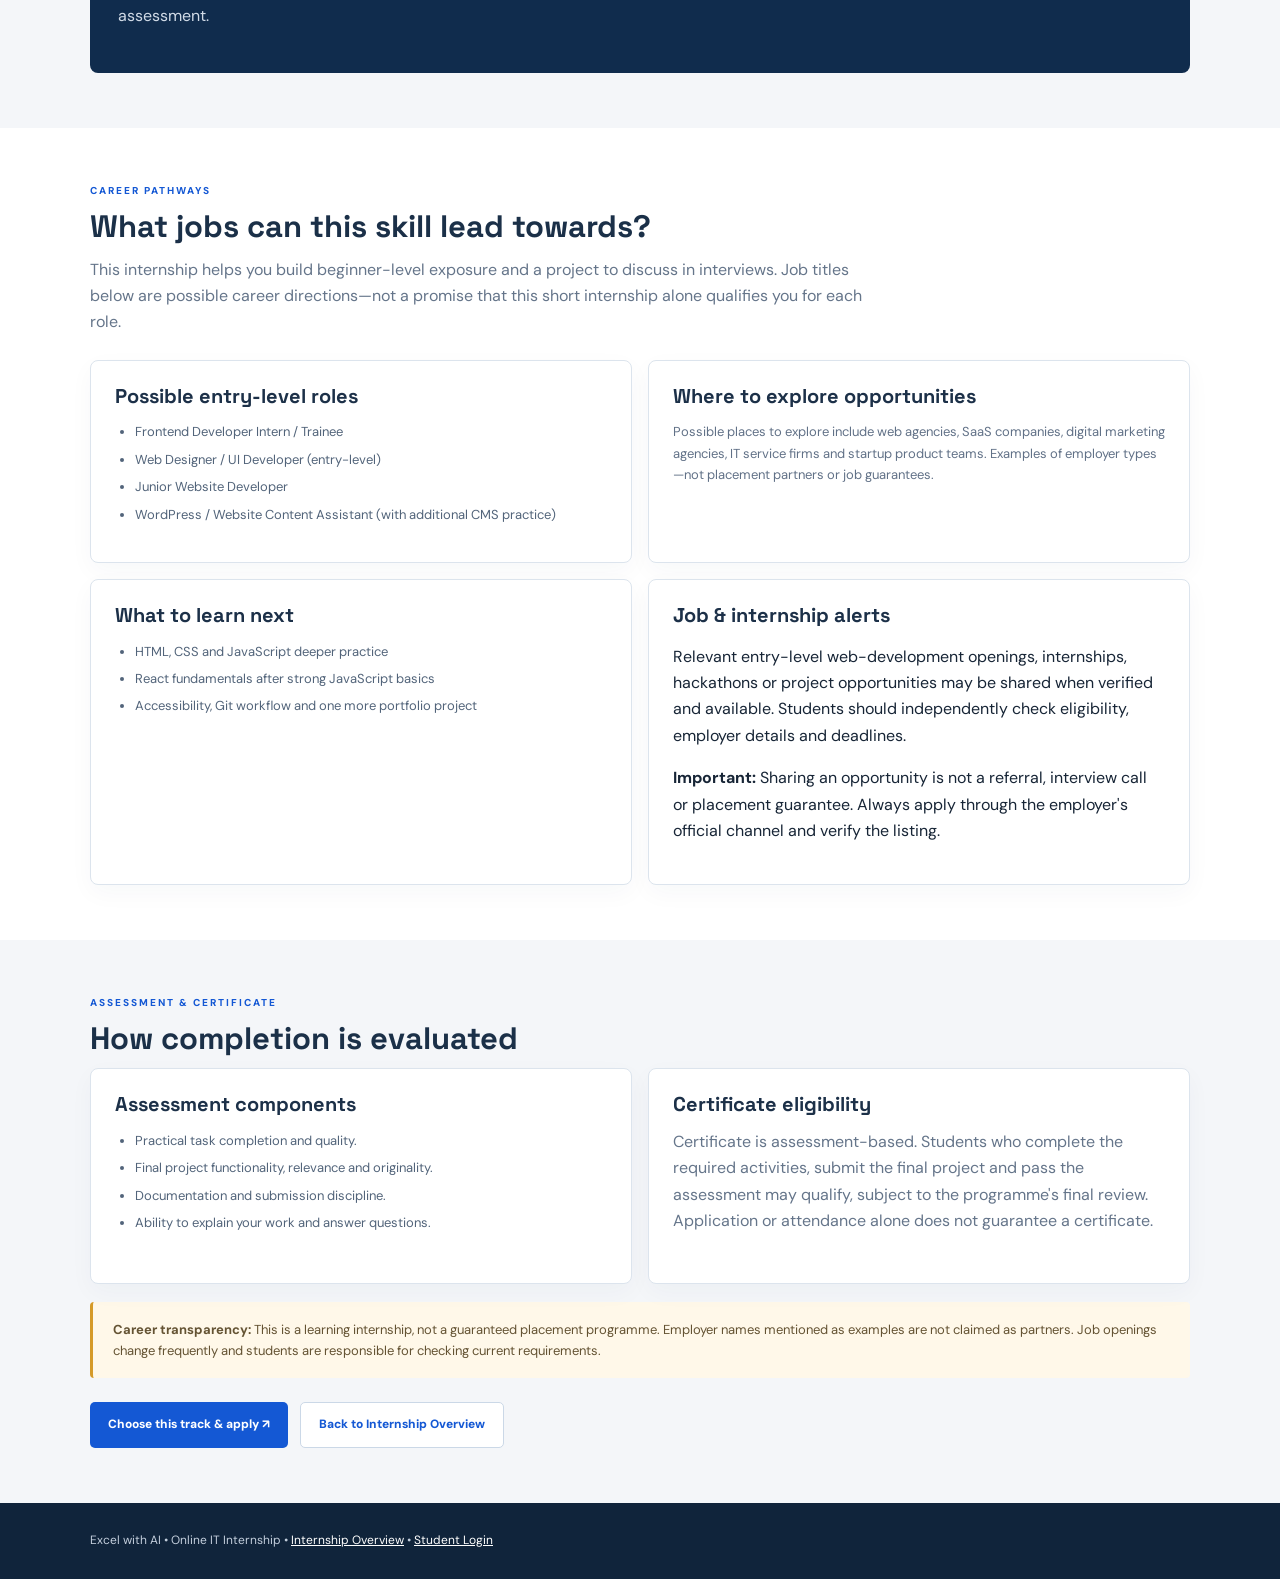
<file: web-development.html>
<!DOCTYPE html>
<html lang="en">
<head>
<meta charset="UTF-8"><meta name="viewport" content="width=device-width, initial-scale=1.0">
<meta name="description" content="Detailed six-week Web Development internship roadmap, practical assignments, final project and career pathways.">
<title>Web Development Internship Roadmap | Excel with AI</title>
<link rel="preconnect" href="https://fonts.googleapis.com"><link rel="preconnect" href="https://fonts.gstatic.com" crossorigin>
<link href="https://fonts.googleapis.com/css2?family=DM+Sans:wght@400;500;600;700;800&family=Space+Grotesk:wght@500;600;700&display=swap" rel="stylesheet">
<style>
*{box-sizing:border-box}body{margin:0;background:#f4f6f9;color:#172536;font-family:'DM Sans',Arial,sans-serif;line-height:1.65}
.wrap{width:min(1100px,calc(100% - 36px));margin:auto}
header{background:#fff;border-bottom:1px solid #dce3eb;position:sticky;top:0;z-index:5}
.nav{height:76px;display:flex;align-items:center;justify-content:space-between;gap:15px}
.brand{display:flex;align-items:center;gap:11px;text-decoration:none;color:#172536;font-weight:800;font-size:18px}
.logo{width:42px;height:42px;background:#102c4d;color:#fff;border-radius:8px;display:grid;place-items:center}
.brand small{display:block;font-size:8px;letter-spacing:1.6px;color:#758397}
.navlinks{display:flex;gap:20px;align-items:center;font-size:12px;font-weight:700}
a{color:#1458d4}.navlinks a{text-decoration:none}
.btn{display:inline-flex;align-items:center;justify-content:center;background:#1458d4;color:white;padding:12px 18px;border-radius:5px;text-decoration:none;font-size:12px;font-weight:800}
.hero{background:linear-gradient(120deg,#eef3f9,#fff 60%,#eaf1fa);border-bottom:1px solid #e0e6ed;padding:68px 0 58px}
.eyebrow{color:#1458d4;font-size:10px;font-weight:800;letter-spacing:2px}
h1,h2,h3{font-family:'Space Grotesk',sans-serif;line-height:1.18}
h1{font-size:clamp(38px,5vw,58px);letter-spacing:-2px;color:#132941;margin:16px 0}
.lead{font-size:16px;color:#5d6d80;max-width:780px}
.tags{display:flex;gap:9px;flex-wrap:wrap;margin:24px 0}
.tag{background:#fff;border:1px solid #d9e2ec;border-radius:4px;padding:8px 11px;font-size:11px;color:#42566e;font-weight:700}
section{padding:55px 0}.section-title{font-size:31px;color:#1b3048;margin:8px 0 12px}
.sub{color:#65758a;max-width:780px;margin:0 0 24px}
.panel{background:#fff;border:1px solid #dce4ed;border-radius:8px;padding:24px;box-shadow:0 8px 24px rgba(25,48,76,.035)}
.grid2{display:grid;grid-template-columns:1fr 1fr;gap:16px}
h3{font-size:20px;color:#1c3048;margin:0 0 12px}h4{font-size:12px;letter-spacing:.6px;text-transform:uppercase;color:#1458d4;margin:0 0 8px}
ul{padding-left:20px;color:#52647a;font-size:13px}li{margin:6px 0}
.weeks{display:grid;gap:15px}
.week{background:#fff;border:1px solid #dce4ed;border-radius:8px;padding:23px}
.weektop{display:flex;justify-content:space-between;gap:10px;align-items:center;color:#1458d4;font-size:10px;letter-spacing:1.5px;font-weight:800}
.weektop b{color:#758397;letter-spacing:.3px;text-align:right}
.week h3{margin:12px 0 16px}
.cols{display:grid;grid-template-columns:1fr 1fr;gap:20px}
.deliver{border-top:1px solid #e7edf3;padding-top:12px;color:#586a7f;font-size:12px;margin:16px 0 0}
.project{background:#102c4d;color:#fff;border-radius:8px;padding:28px}
.project h2{font-size:28px;margin:0 0 12px}.project p{color:#d1dbe7}
.project strong{color:#fff}
.notice{background:#fff8e9;border-left:3px solid #d59a28;padding:17px 20px;color:#645333;font-size:13px;border-radius:4px}
.career{display:grid;grid-template-columns:1fr 1fr;gap:16px}
.career .panel p{color:#617187;font-size:13px}
footer{background:#10243b;color:#c4cfdd;padding:28px 0;font-size:12px}
footer a{color:#fff}
.cta{display:flex;gap:12px;flex-wrap:wrap;margin-top:24px}
@media(max-width:700px){.nav{height:auto;min-height:70px;flex-wrap:wrap;padding:12px 0}.navlinks{gap:12px;flex-wrap:wrap}.grid2,.cols,.career{grid-template-columns:1fr}section{padding:42px 0}.week{padding:18px}}
</style></head>
<body>
<header><div class="wrap nav"><a class="brand" href="../internship.html"><span class="logo">X✦</span><span>excel with AI<small>LEARN • AUTOMATE • GROW</small></span></a><nav class="navlinks"><a href="../internship.html#tracks">All Tracks</a><a href="../internship-login.html">Student Login</a><a class="btn" href="../internship.html#apply">Apply Now ↗</a></nav></div></header>
<main>
<section class="hero"><div class="wrap">
<div class="eyebrow">6-WEEK ONLINE INTERNSHIP • DETAILED TRACK ROADMAP</div>
<h1>🌐 Web Development<br><span style="color:#1458d4">Learn it. Practise it. Build it.</span></h1>
<p class="lead">Plan, design, build, test and publish responsive websites. You will practise how a junior web developer turns a requirement into a working web page.</p>
<div class="tags"><span class="tag">6 Weeks</span><span class="tag">12 Practical Assignments</span><span class="tag">1 Final Project</span><span class="tag">Assessment Based</span><span class="tag">FRONTEND • UI • WEB PROJECTS</span></div>
<div class="cta"><a class="btn" href="../internship.html#apply">Apply for this Internship ↗</a><a class="btn" style="background:#fff;color:#1458d4;border:1px solid #cbd8e7" href="../internship.html#tracks">← Compare all tracks</a></div>
</div></section>
<section><div class="wrap"><div class="eyebrow">START HERE</div><h2 class="section-title">What you will learn and use</h2>
<div class="grid2"><article class="panel"><h3>Tools & working environment</h3><p class="sub">VS Code, Chrome/Edge DevTools, HTML5, CSS3, JavaScript, Git and GitHub.</p><h4>How the learning works</h4><ul><li>Learn the concept through guided instruction and examples.</li><li>Complete two practical assignments each week.</li><li>Submit your work for review and improve it using feedback.</li><li>Keep your project files and notes organised as a portfolio.</li></ul></article>
<article class="panel"><h3>What you should have by the end</h3><ul><li>Track-specific practical files and task submissions.</li><li>One completed final project with documentation.</li><li>Evidence of your work such as screenshots, code, workbook or report.</li><li>Experience explaining your approach in a project demonstration.</li><li>A clearer view of the next skills to learn for entry-level roles.</li></ul></article></div>
</div></section>
<section style="background:#fff"><div class="wrap"><div class="eyebrow">WEEK-BY-WEEK PLAN</div><h2 class="section-title">Your complete 6-week roadmap</h2><p class="sub">Each week includes two practical assignments. Exact task sheets, submission dates, mentor review schedule and delivery mode will be shared during onboarding.</p><div class="weeks">
        <article class="week">
          <div class="weektop"><span>WEEK 01</span><b>Web foundations</b></div>
          <h3>Week 1 — Web foundations</h3>
          <div class="cols">
            <div><h4>What you will learn</h4><ul><li>Set up VS Code, browser and project folders.</li><li>Build a semantic HTML profile page with headings, lists, links and images.</li></ul></div>
            <div><h4>Practical assignments</h4><ul><li>Create a multi-section institute/company webpage.</li><li>Submit source files with a short explanation of HTML structure.</li></ul></div>
          </div>
          <p class="deliver"><b>Weekly submission:</b> Complete both practical tasks and submit files/screenshots/notes as instructed.</p>
        </article>
        <article class="week">
          <div class="weektop"><span>WEEK 02</span><b>CSS and responsive design</b></div>
          <h3>Week 2 — CSS and responsive design</h3>
          <div class="cols">
            <div><h4>What you will learn</h4><ul><li>Style typography, colours, spacing, borders and cards with CSS.</li><li>Build a navigation bar and responsive two-column layout.</li></ul></div>
            <div><h4>Practical assignments</h4><ul><li>Create a mobile-friendly landing page.</li><li>Test at desktop, tablet and mobile widths; submit screenshots.</li></ul></div>
          </div>
          <p class="deliver"><b>Weekly submission:</b> Complete both practical tasks and submit files/screenshots/notes as instructed.</p>
        </article>
        <article class="week">
          <div class="weektop"><span>WEEK 03</span><b>JavaScript interaction</b></div>
          <h3>Week 3 — JavaScript interaction</h3>
          <div class="cols">
            <div><h4>What you will learn</h4><ul><li>Use variables, conditions, functions and DOM selection.</li><li>Create form validation and interactive buttons/menu behaviour.</li></ul></div>
            <div><h4>Practical assignments</h4><ul><li>Build a validated contact/application form interface.</li><li>Add at least three interactive features and test edge cases.</li></ul></div>
          </div>
          <p class="deliver"><b>Weekly submission:</b> Complete both practical tasks and submit files/screenshots/notes as instructed.</p>
        </article>
        <article class="week">
          <div class="weektop"><span>WEEK 04</span><b>Project build</b></div>
          <h3>Week 4 — Project build</h3>
          <div class="cols">
            <div><h4>What you will learn</h4><ul><li>Plan pages, sections, content hierarchy and user journey.</li><li>Build the first version of your portfolio or business website.</li></ul></div>
            <div><h4>Practical assignments</h4><ul><li>Create Home, About, Services and Contact sections/pages.</li><li>Submit project plan, first build and GitHub repository link.</li></ul></div>
          </div>
          <p class="deliver"><b>Weekly submission:</b> Complete both practical tasks and submit files/screenshots/notes as instructed.</p>
        </article>
        <article class="week">
          <div class="weektop"><span>WEEK 05</span><b>Testing and deployment basics</b></div>
          <h3>Week 5 — Testing and deployment basics</h3>
          <div class="cols">
            <div><h4>What you will learn</h4><ul><li>Check responsiveness, links, form states and browser console errors.</li><li>Improve accessibility basics, metadata, performance and layout consistency.</li></ul></div>
            <div><h4>Practical assignments</h4><ul><li>Fix issues found during testing and prepare a test checklist.</li><li>Publish a static demo using an approved hosting workflow, if available.</li></ul></div>
          </div>
          <p class="deliver"><b>Weekly submission:</b> Complete both practical tasks and submit files/screenshots/notes as instructed.</p>
        </article>
        <article class="week">
          <div class="weektop"><span>WEEK 06</span><b>Final delivery</b></div>
          <h3>Week 6 — Final delivery</h3>
          <div class="cols">
            <div><h4>What you will learn</h4><ul><li>Prepare README, project screenshots and feature list.</li><li>Practise explaining design choices and code structure.</li></ul></div>
            <div><h4>Practical assignments</h4><ul><li>Submit final website, source code and documentation.</li><li>Give a short live/demo walkthrough and answer assessment questions.</li></ul></div>
          </div>
          <p class="deliver"><b>Weekly submission:</b> Complete both practical tasks and submit files/screenshots/notes as instructed.</p>
        </article></div></div></section>
<section><div class="wrap"><div class="project"><div class="eyebrow" style="color:#9fc2ff">CAPSTONE • FINAL SUBMISSION</div><h2>Your final project</h2><p>A responsive 4-section business/portfolio website with a working client-side form validation, mobile navigation, GitHub repository and project README.</p><p><strong>Final deliverables:</strong> Project files, screenshots/demo evidence, short documentation or README, and an individual presentation/viva-style assessment.</p></div></div></section>
<section style="background:#fff"><div class="wrap"><div class="eyebrow">CAREER PATHWAYS</div><h2 class="section-title">What jobs can this skill lead towards?</h2><p class="sub">This internship helps you build beginner-level exposure and a project to discuss in interviews. Job titles below are possible career directions—not a promise that this short internship alone qualifies you for each role.</p>
<div class="career"><article class="panel"><h3>Possible entry-level roles</h3><ul><li>Frontend Developer Intern / Trainee</li><li>Web Designer / UI Developer (entry-level)</li><li>Junior Website Developer</li><li>WordPress / Website Content Assistant (with additional CMS practice)</li></ul></article><article class="panel"><h3>Where to explore opportunities</h3><p>Possible places to explore include web agencies, SaaS companies, digital marketing agencies, IT service firms and startup product teams. Examples of employer types—not placement partners or job guarantees.</p></article></div>
<div class="grid2" style="margin-top:16px"><article class="panel"><h3>What to learn next</h3><ul><li>HTML, CSS and JavaScript deeper practice</li><li>React fundamentals after strong JavaScript basics</li><li>Accessibility, Git workflow and one more portfolio project</li></ul></article><article class="panel"><h3>Job & internship alerts</h3><p>Relevant entry-level web-development openings, internships, hackathons or project opportunities may be shared when verified and available. Students should independently check eligibility, employer details and deadlines.</p><p><b>Important:</b> Sharing an opportunity is not a referral, interview call or placement guarantee. Always apply through the employer's official channel and verify the listing.</p></article></div>
</div></section>
<section><div class="wrap"><div class="eyebrow">ASSESSMENT & CERTIFICATE</div><h2 class="section-title">How completion is evaluated</h2><div class="grid2"><article class="panel"><h3>Assessment components</h3><ul><li>Practical task completion and quality.</li><li>Final project functionality, relevance and originality.</li><li>Documentation and submission discipline.</li><li>Ability to explain your work and answer questions.</li></ul></article><article class="panel"><h3>Certificate eligibility</h3><p class="sub">Certificate is assessment-based. Students who complete the required activities, submit the final project and pass the assessment may qualify, subject to the programme's final review. Application or attendance alone does not guarantee a certificate.</p></article></div>
<div class="notice" style="margin-top:18px"><b>Career transparency:</b> This is a learning internship, not a guaranteed placement programme. Employer names mentioned as examples are not claimed as partners. Job openings change frequently and students are responsible for checking current requirements.</div>
<div class="cta"><a class="btn" href="../internship.html#apply">Choose this track & apply ↗</a><a class="btn" style="background:#fff;color:#1458d4;border:1px solid #cbd8e7" href="../internship.html">Back to Internship Overview</a></div>
</div></section>
</main>
<footer><div class="wrap">Excel with AI • Online IT Internship • <a href="../internship.html">Internship Overview</a> • <a href="../internship-login.html">Student Login</a></div></footer>
</body></html>
</file>
